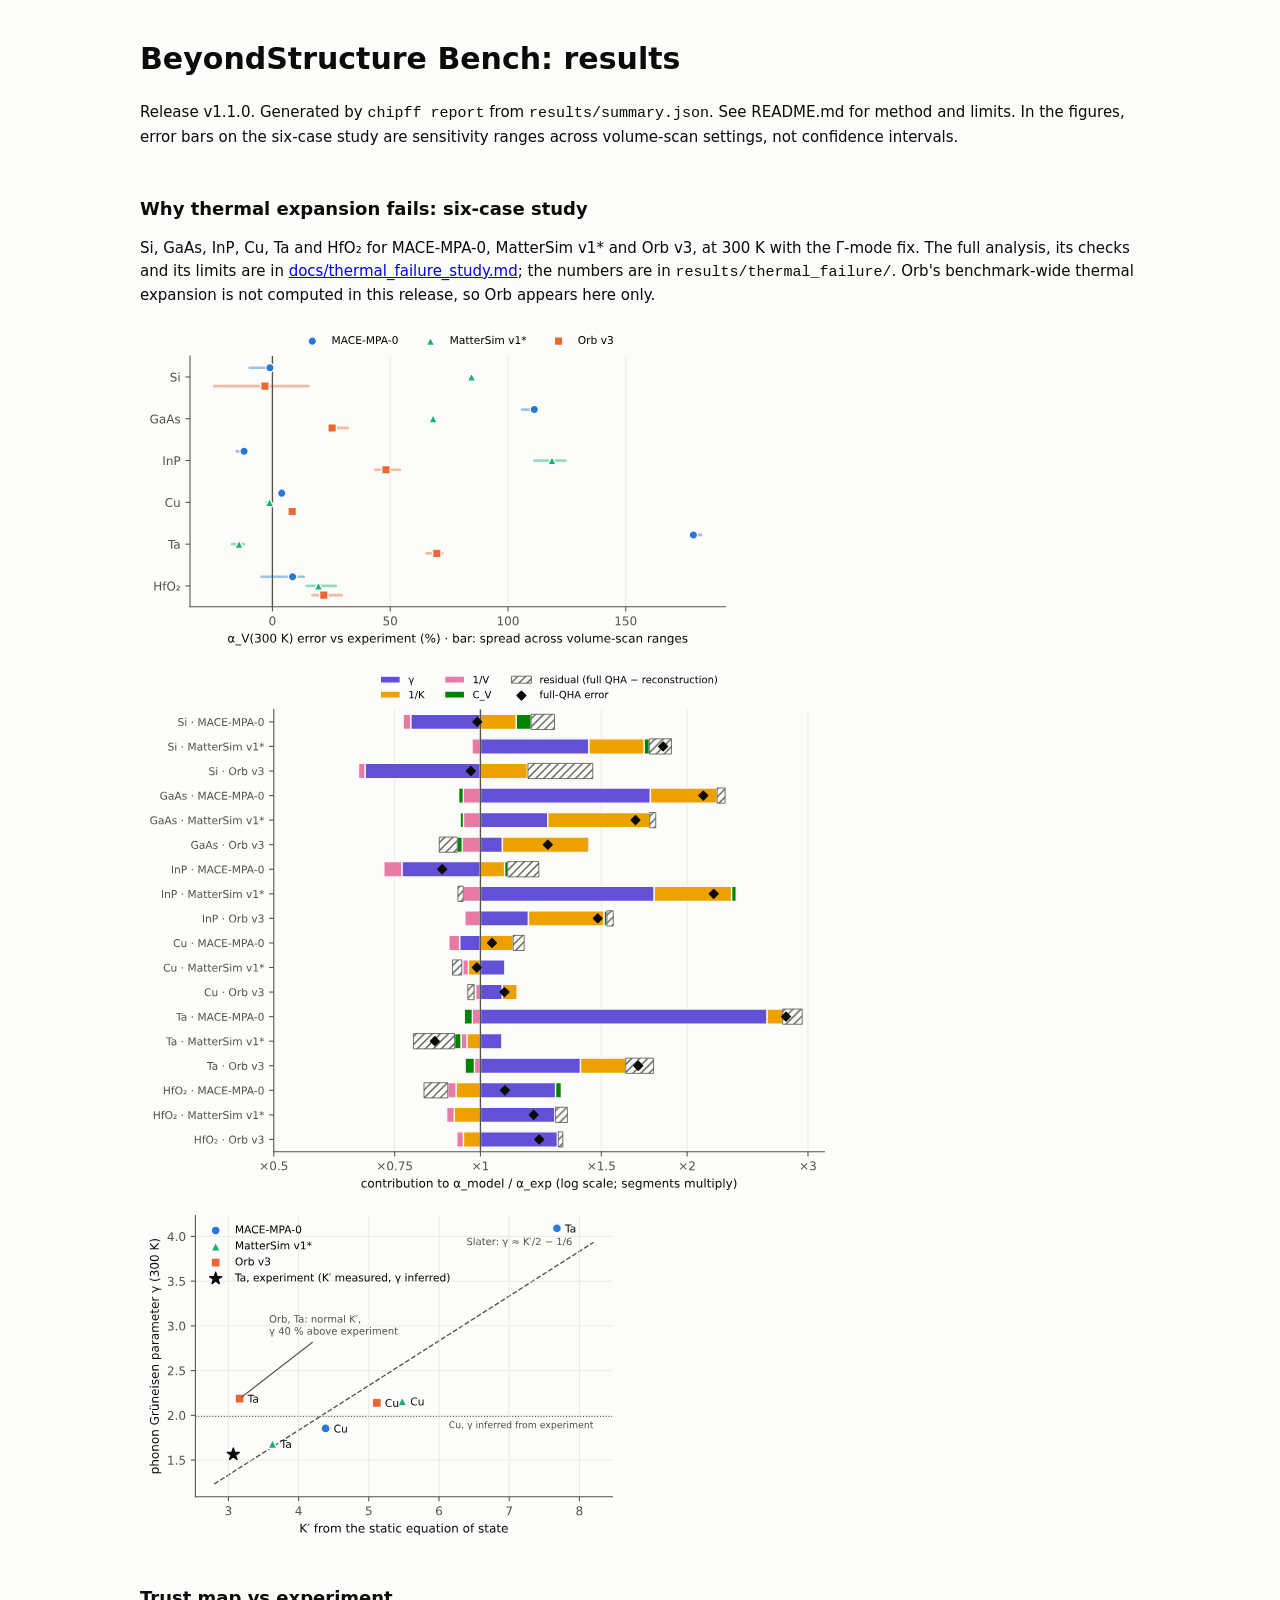
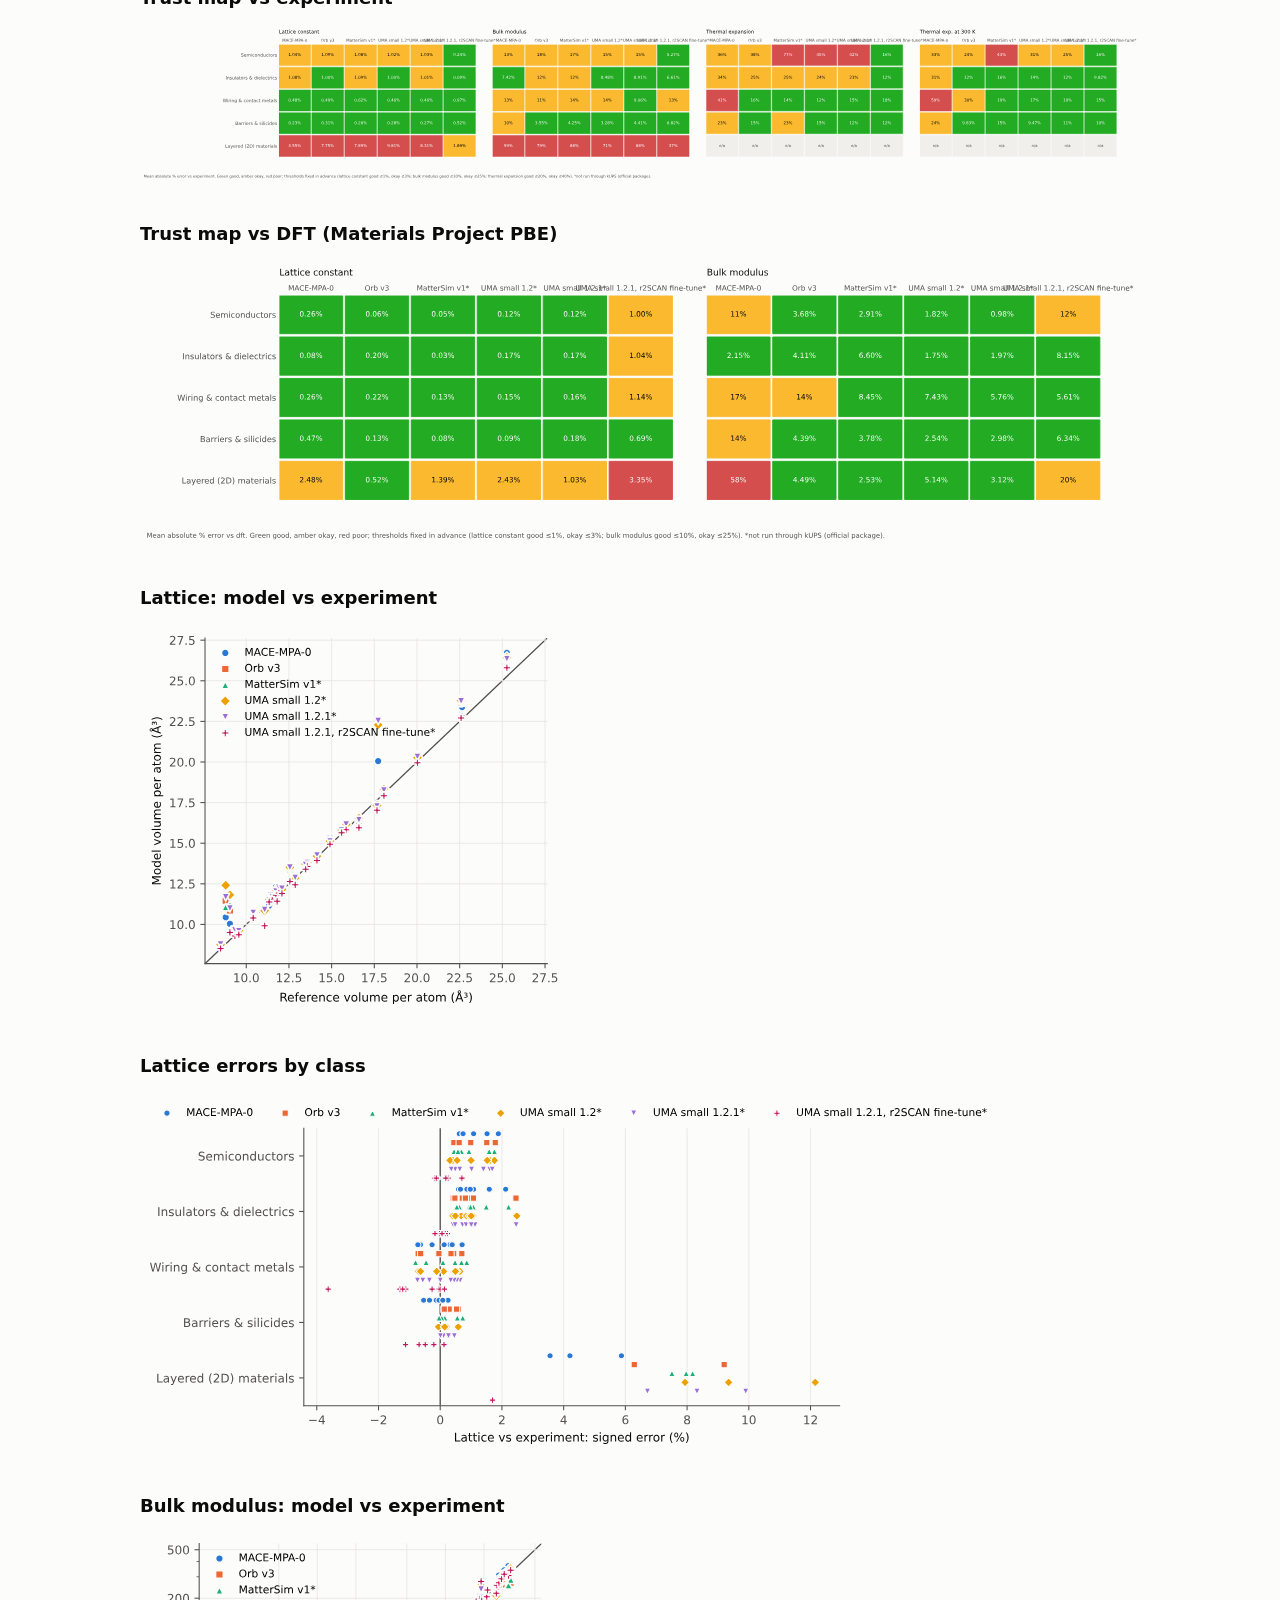
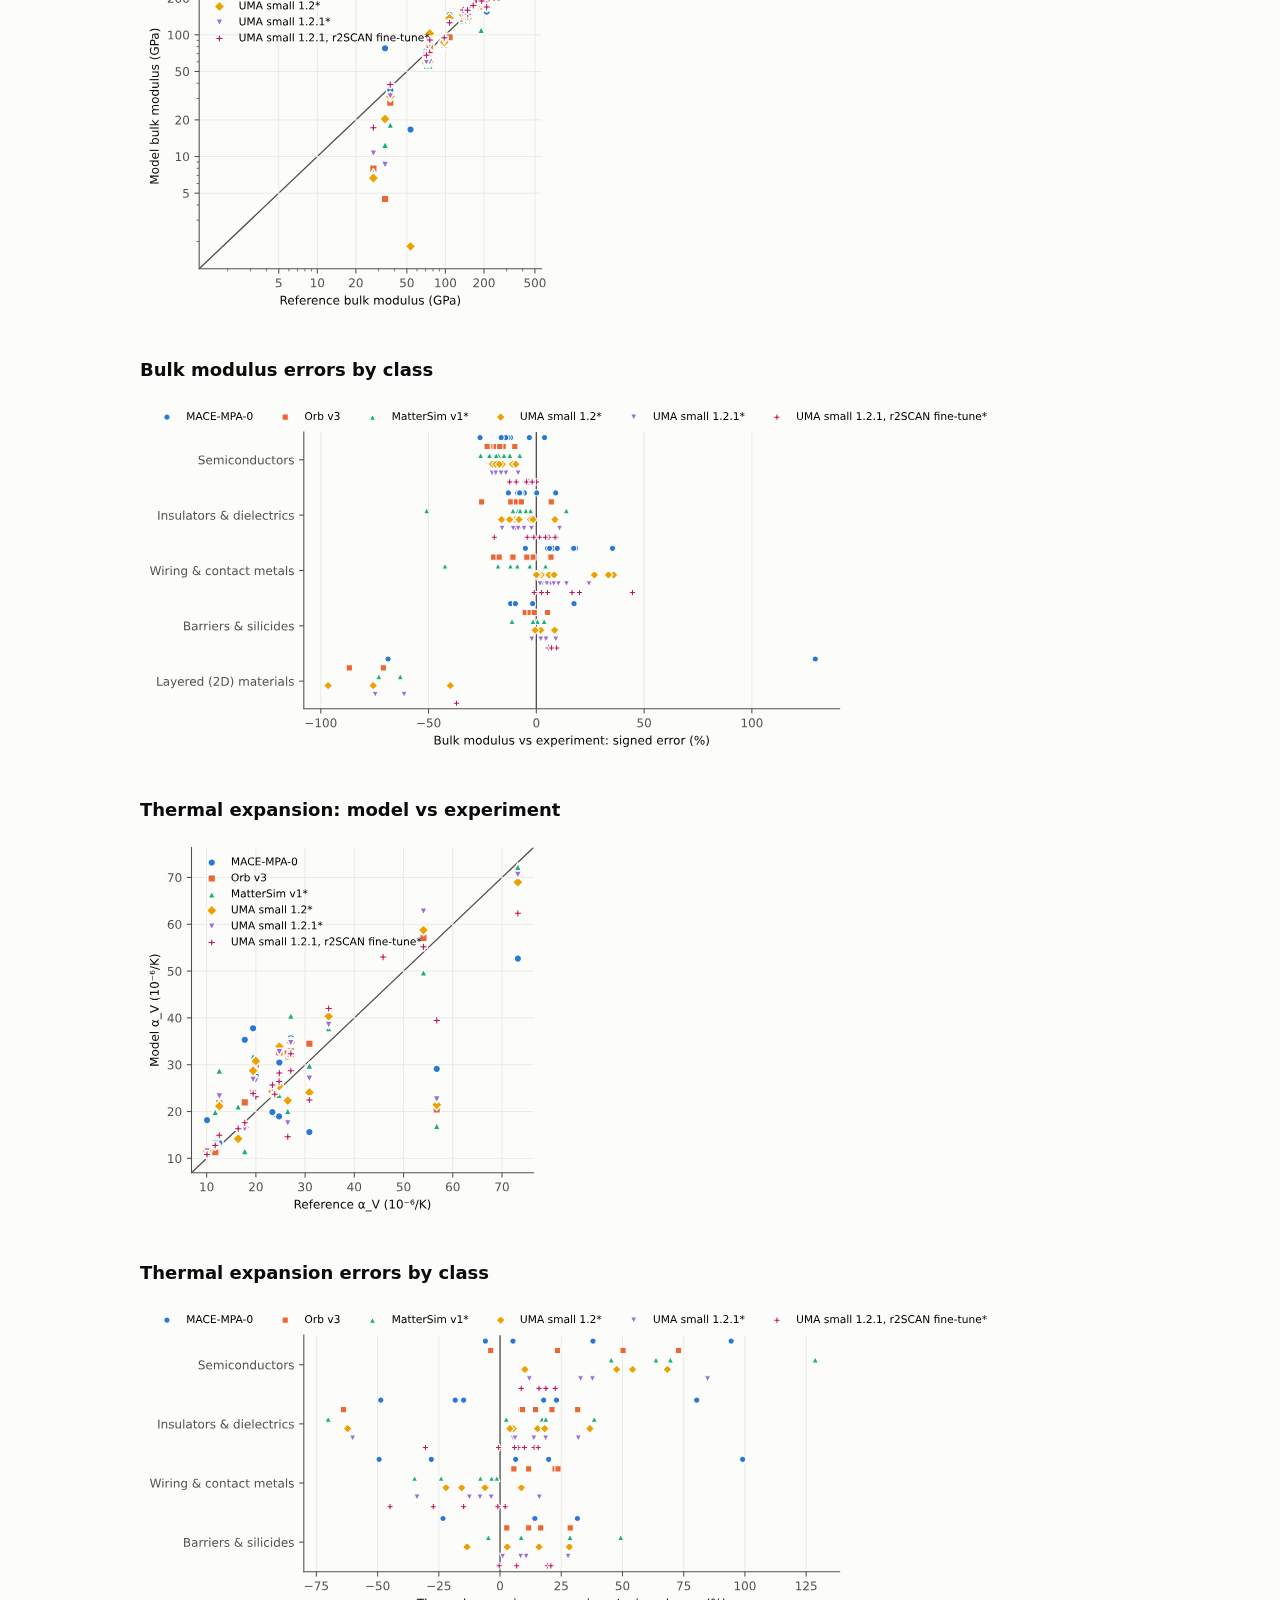
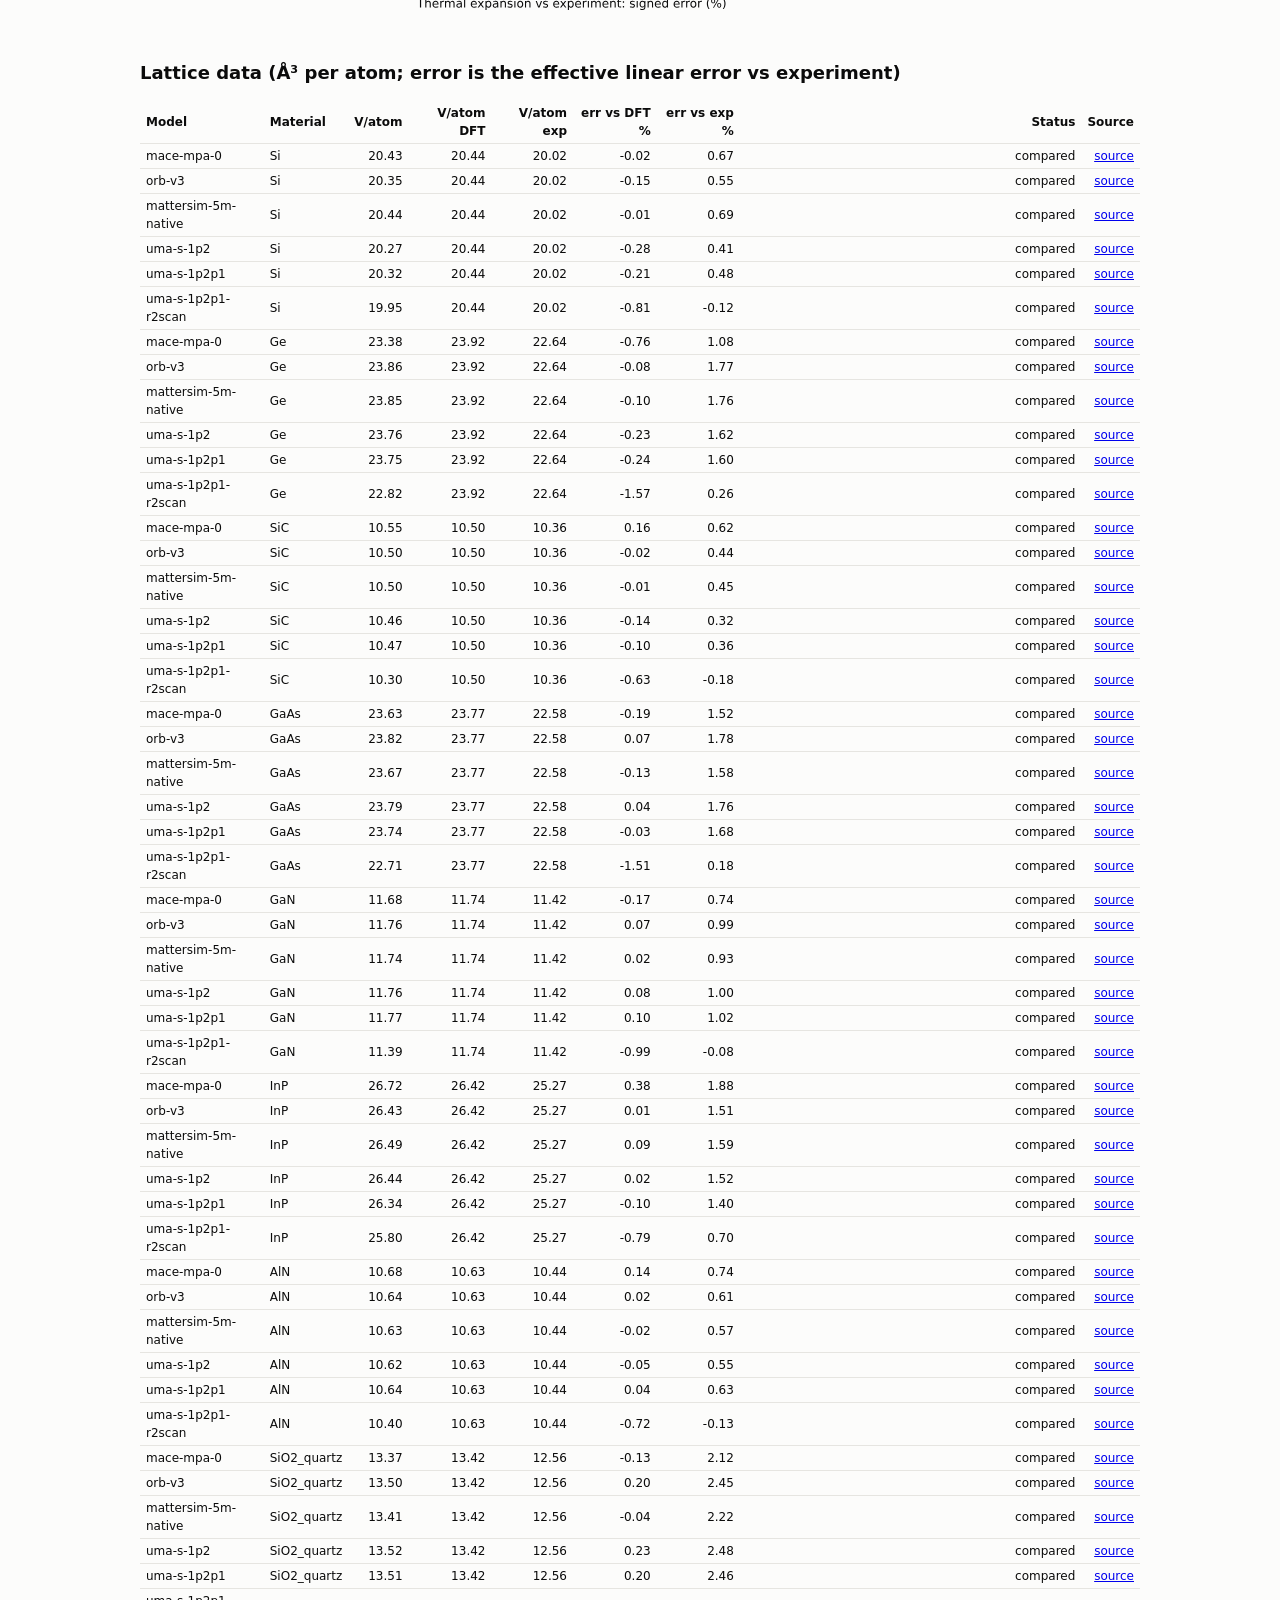
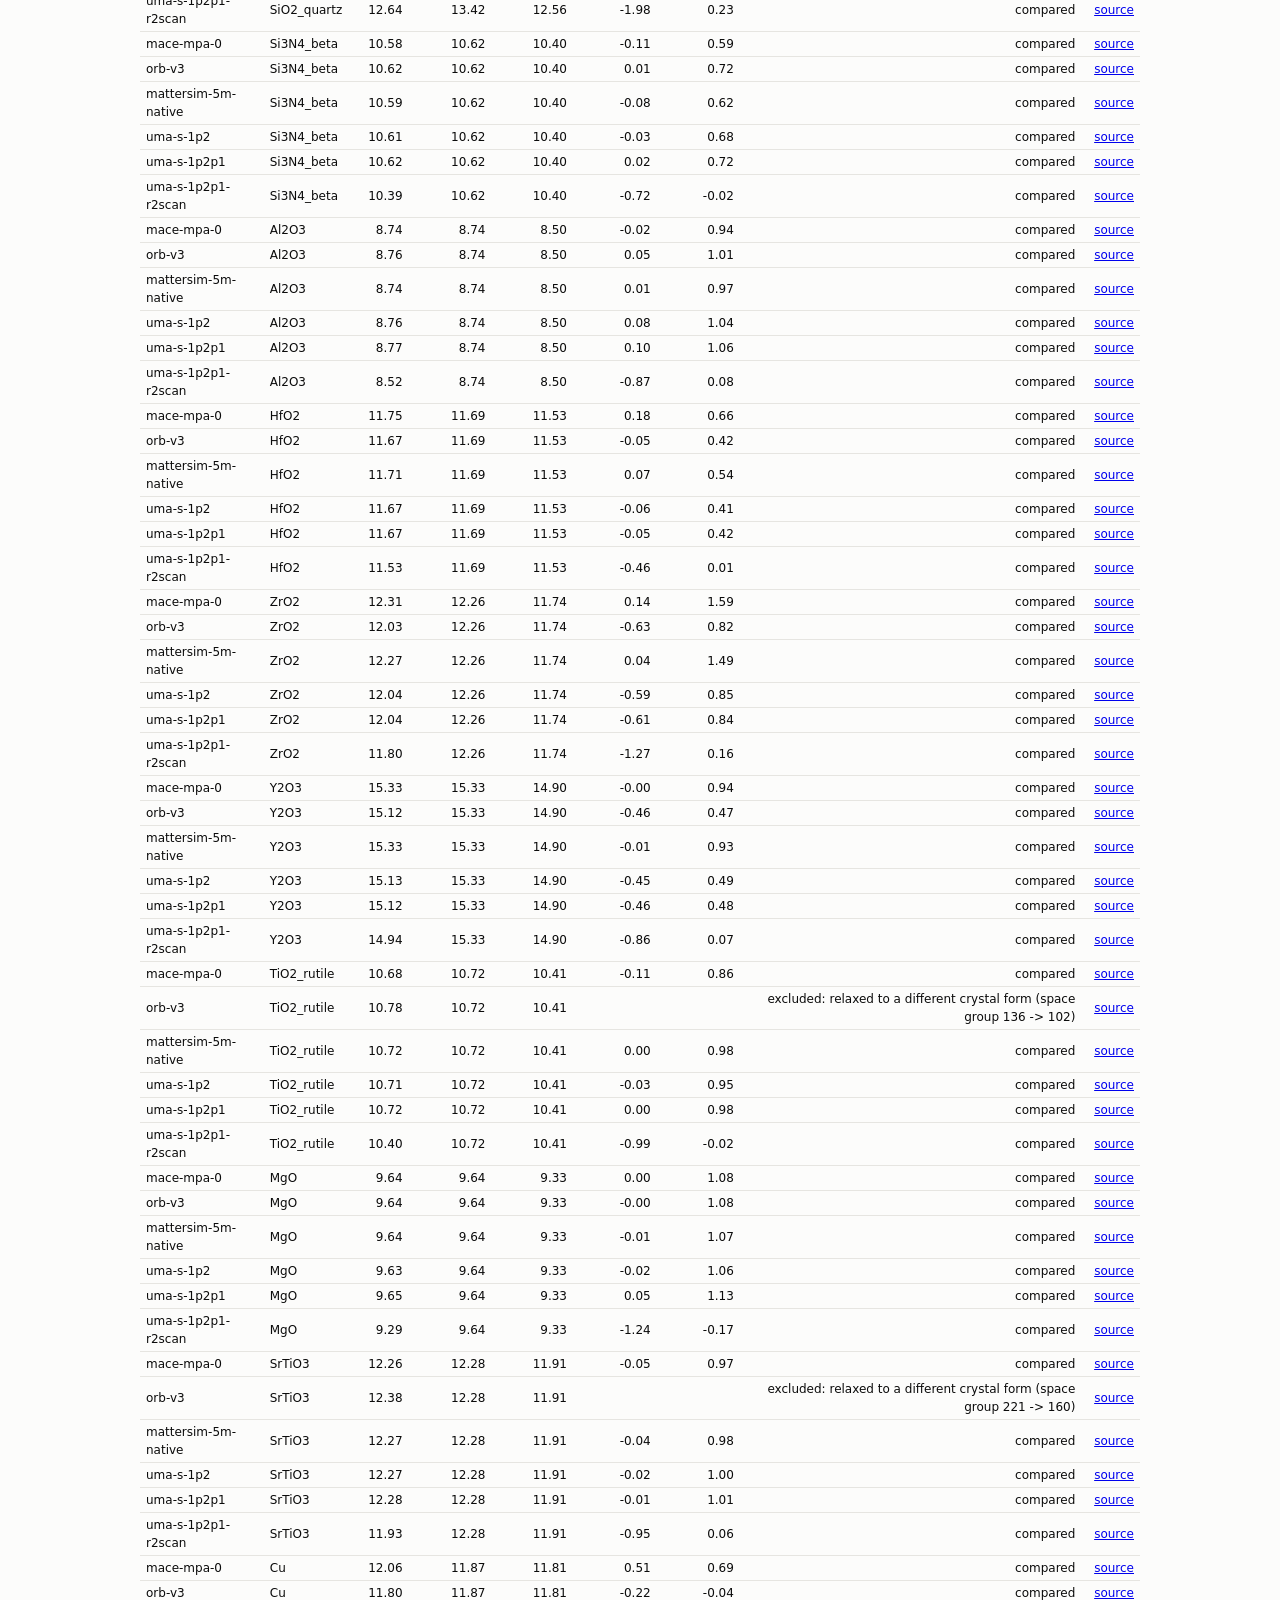
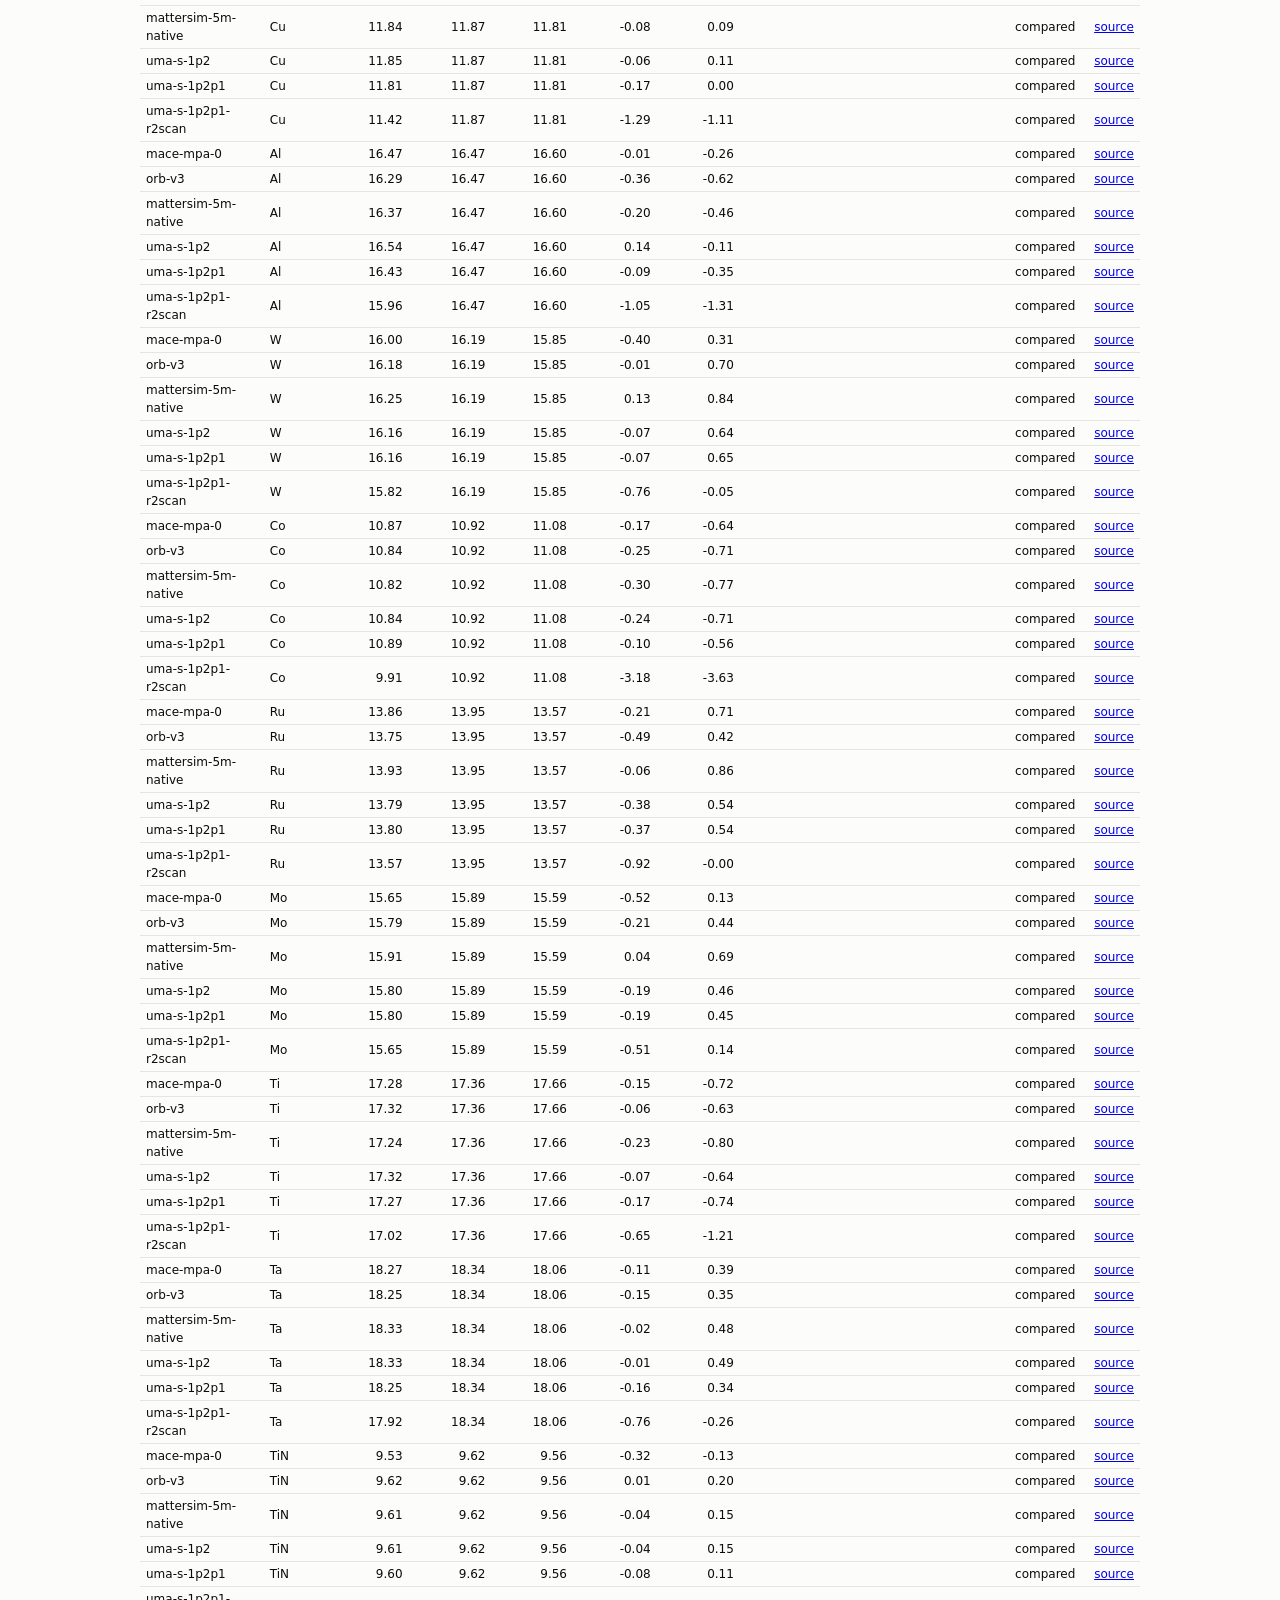
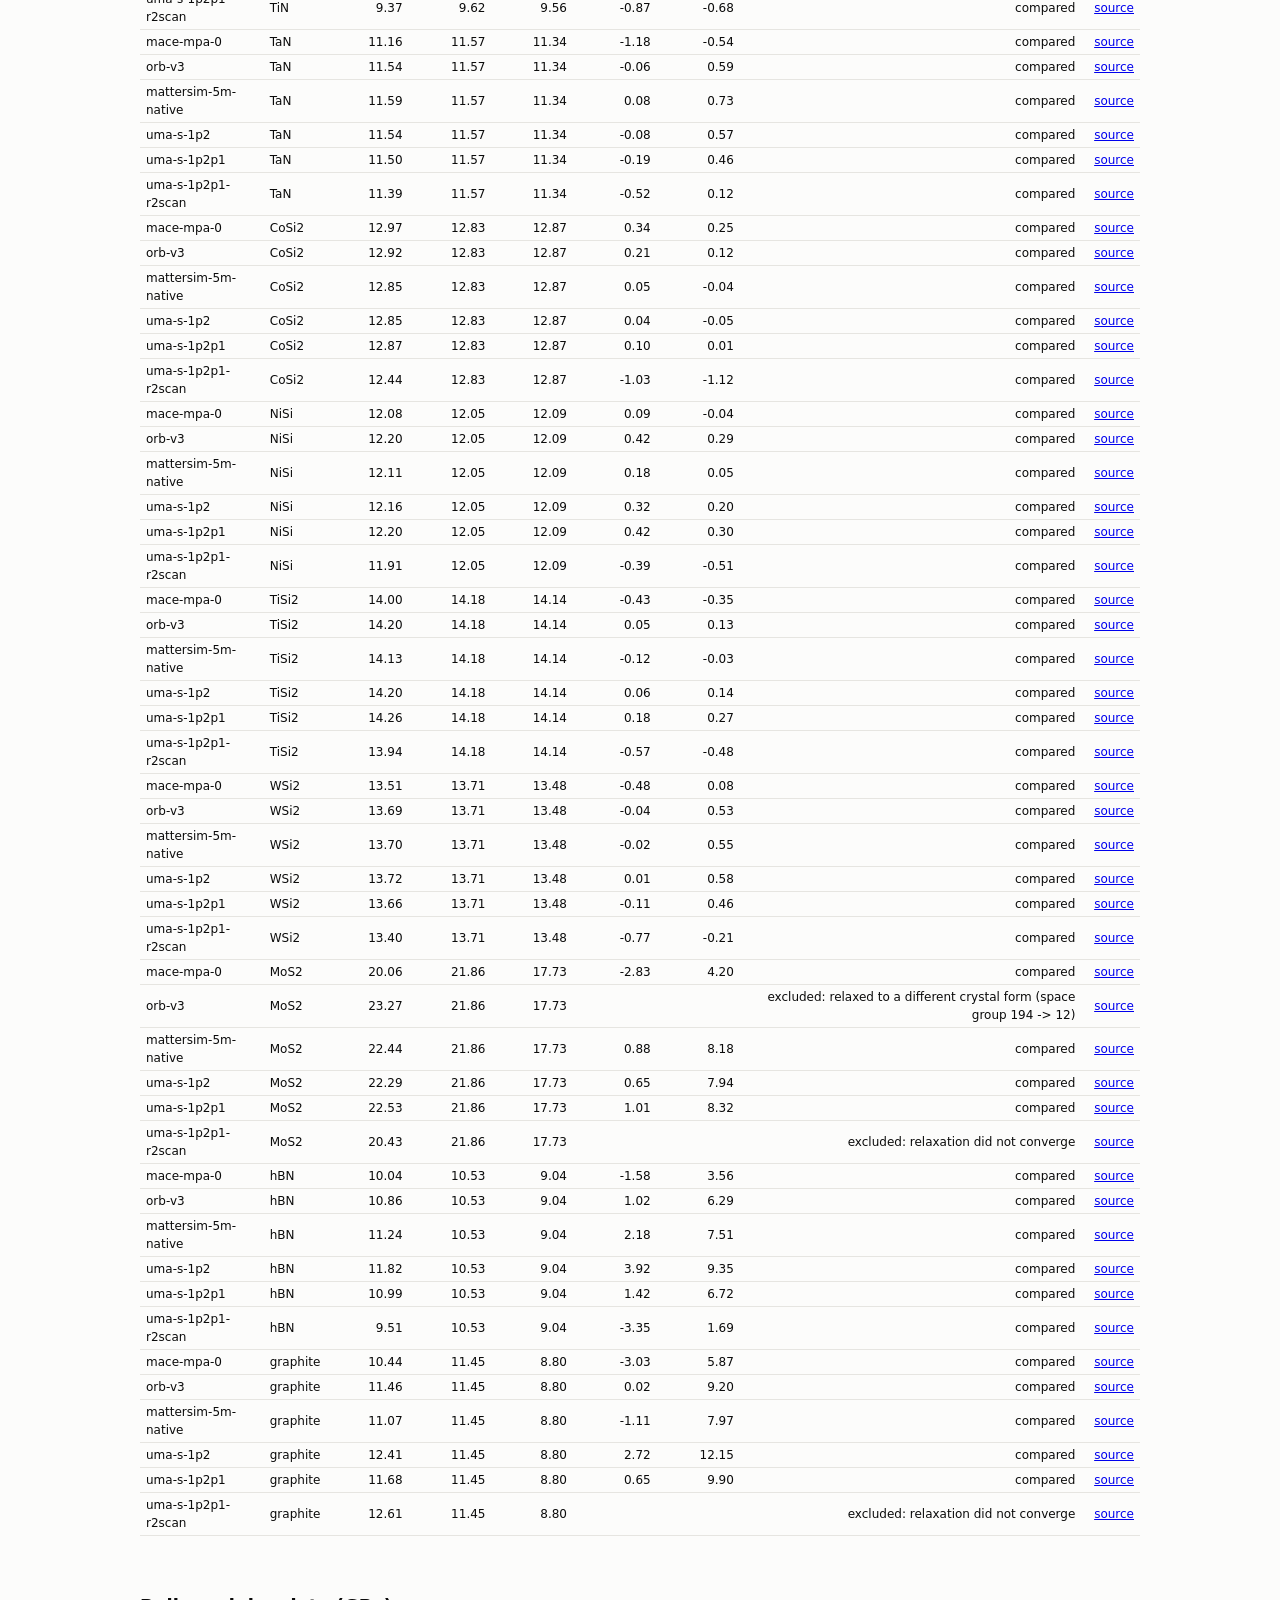
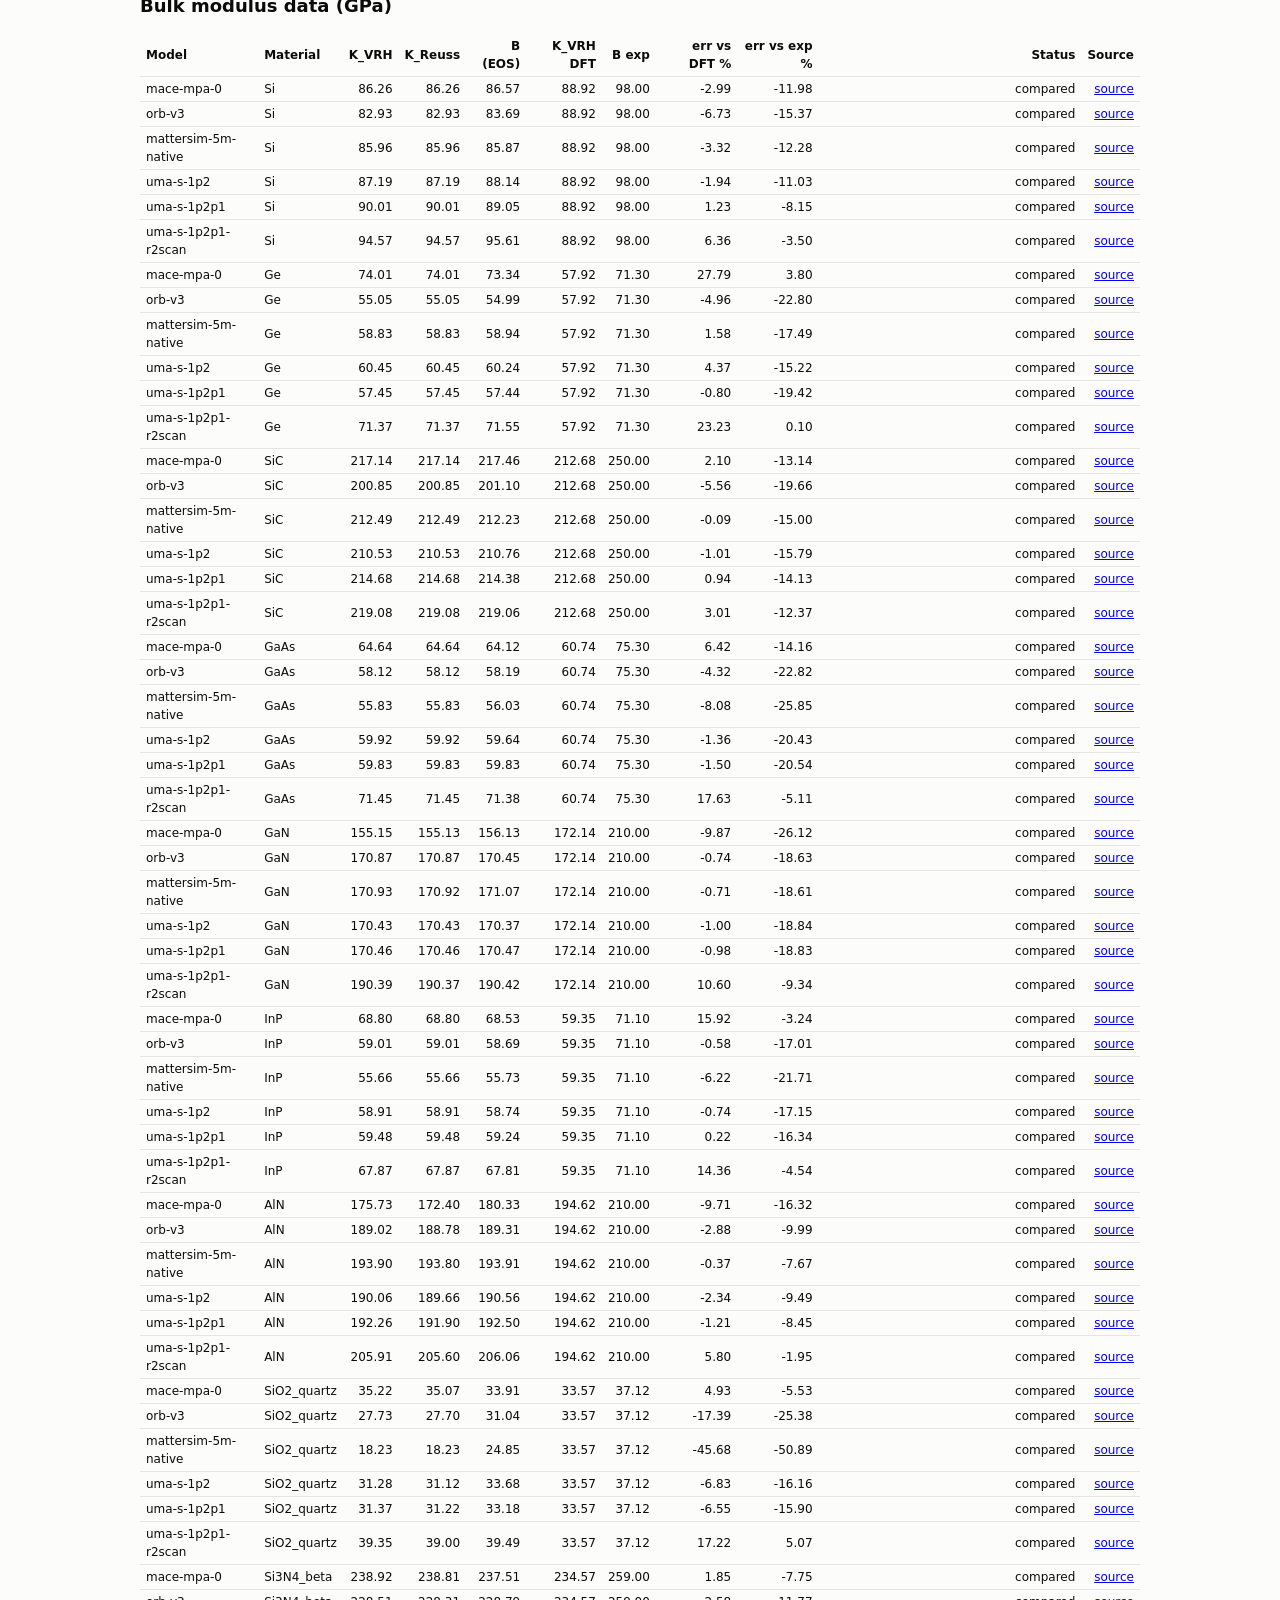
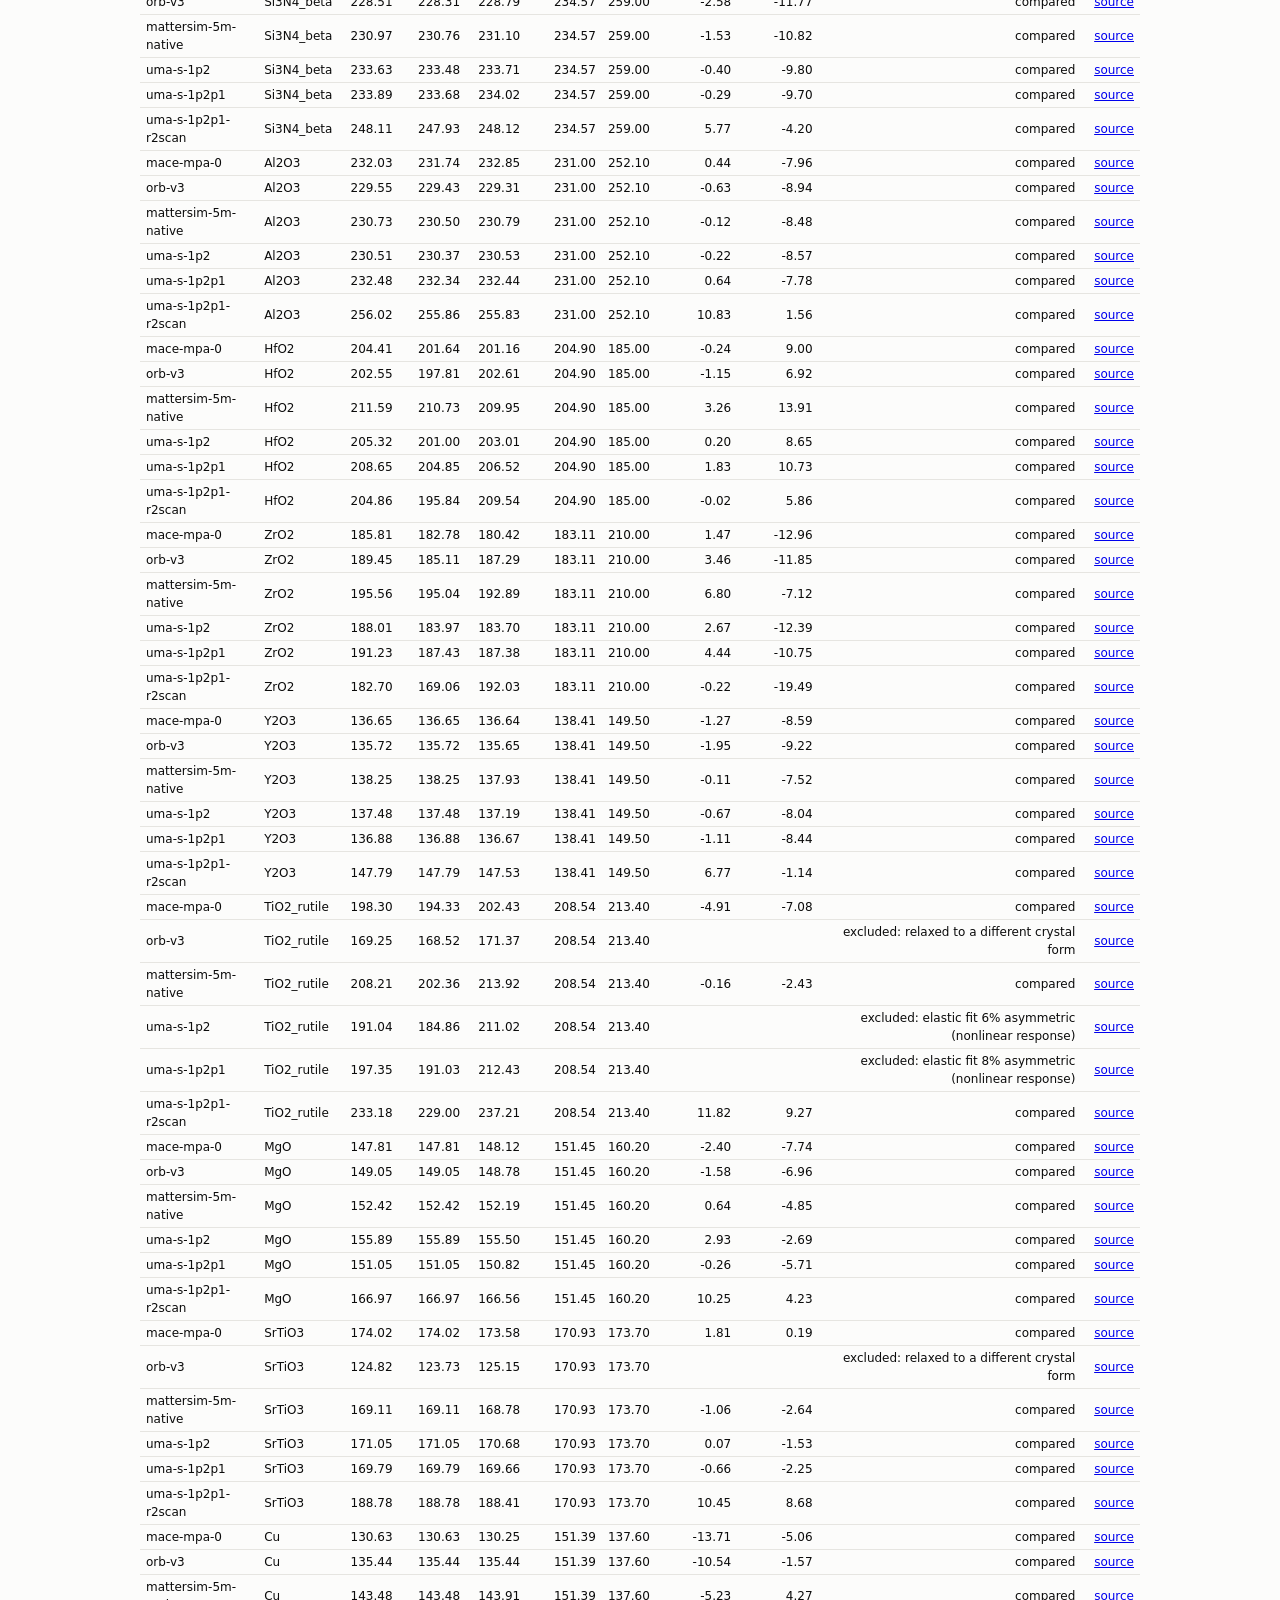
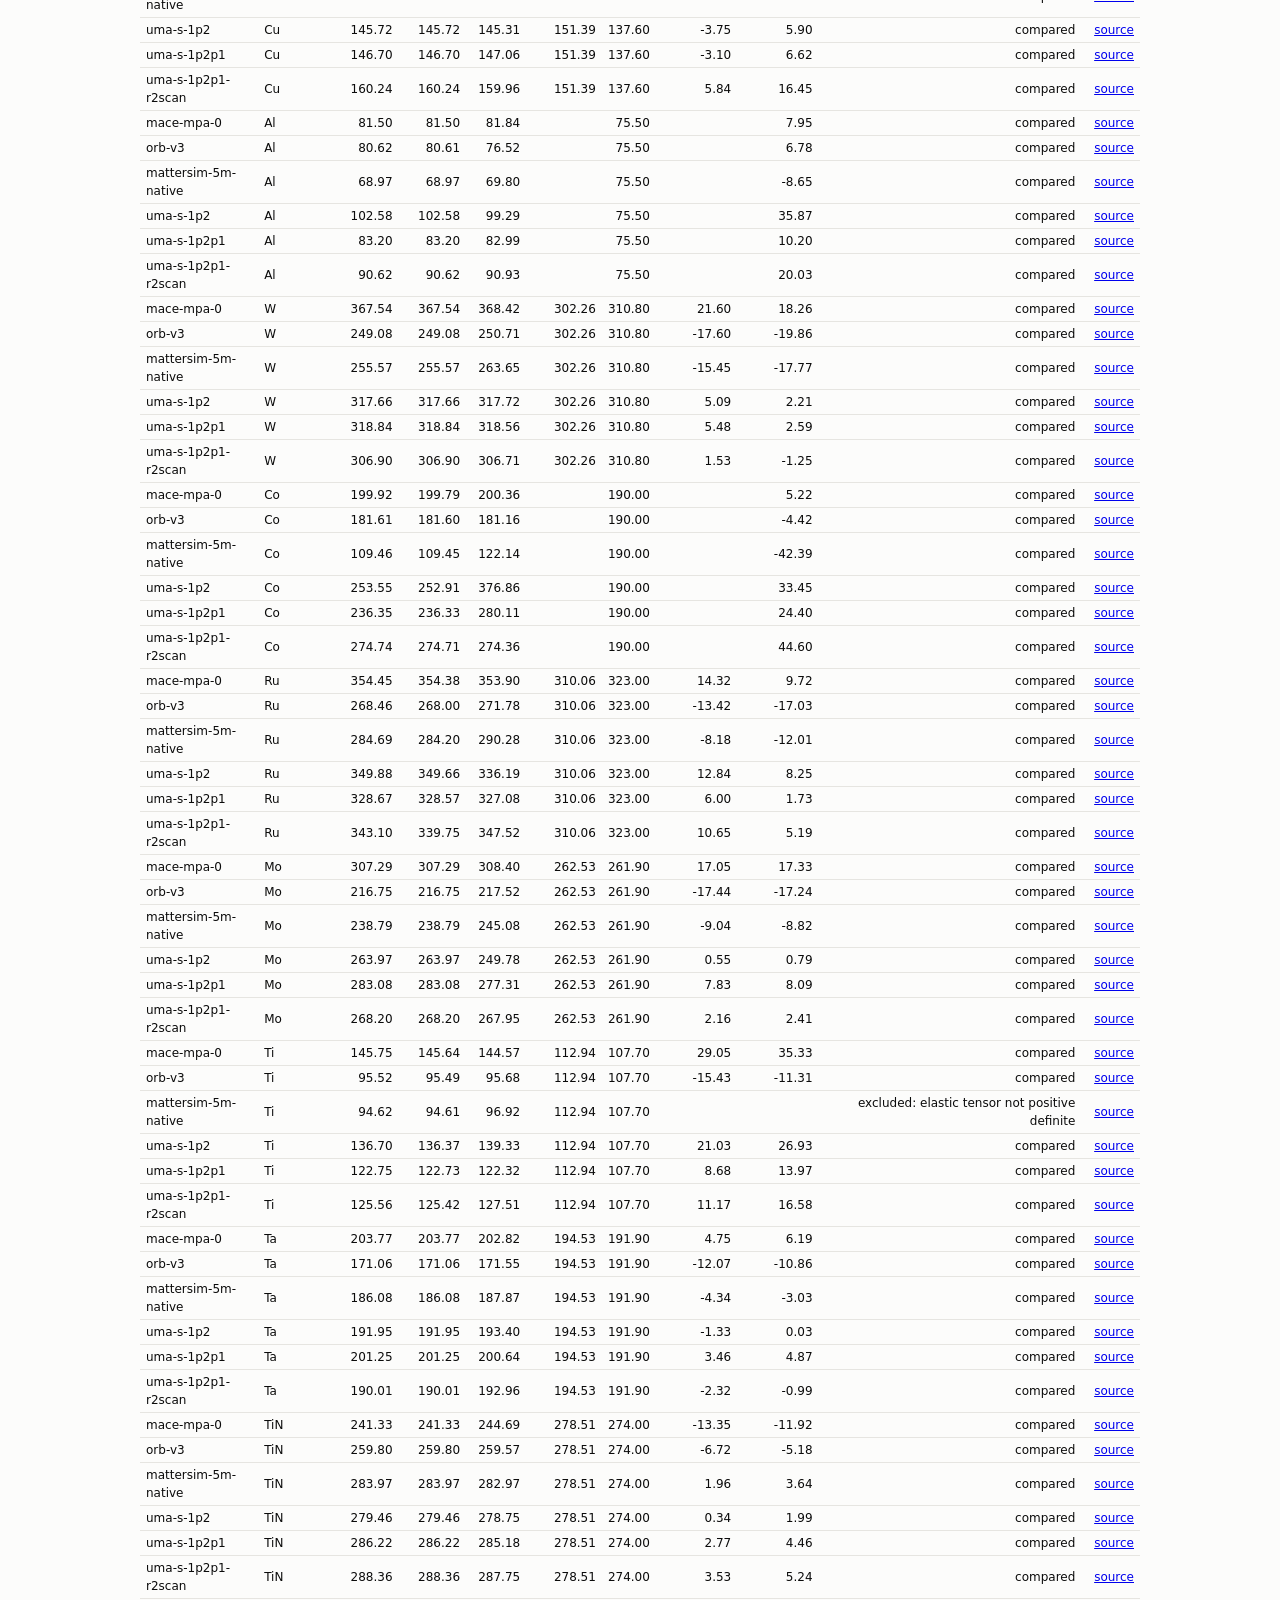
<file: report/index.html>
<!doctype html><html lang="en"><head><meta charset="utf-8"><meta name="viewport" content="width=device-width,initial-scale=1">
<title>BeyondStructure Bench results</title><style>
body{font:15px/1.5 system-ui,sans-serif;max-width:1000px;margin:0 auto;padding:16px;color:#0b0b0b;background:#fcfcfb}
img{max-width:100%;height:auto} table{border-collapse:collapse;font-size:12px;width:100%;margin:8px 0 24px}
td,th{border-bottom:1px solid #e6e5e1;padding:3px 6px;text-align:right} td:nth-child(-n+2),th:nth-child(-n+2){text-align:left}
h2{margin-top:32px;font-size:18px} .wrap{overflow-x:auto}</style></head><body>
<h1>BeyondStructure Bench: results</h1>
<p>Release v1.1.0. Generated by <code>chipff report</code> from <code>results/summary.json</code>. See README.md for
method and limits. In the figures, error bars on the six-case study are sensitivity ranges across volume-scan settings,
not confidence intervals.</p>
<div class='wrap'><h2>Why thermal expansion fails: six-case study</h2><p>Si, GaAs, InP, Cu, Ta and HfO₂ for MACE-MPA-0, MatterSim v1* and Orb v3, at 300 K with the Γ-mode fix. The full analysis, its checks and its limits are in <a href='../docs/thermal_failure_study.md'>docs/thermal_failure_study.md</a>; the numbers are in <code>results/thermal_failure/</code>. Orb's benchmark-wide thermal expansion is not computed in this release, so Orb appears here only.</p><img src='figures/study_errors.svg' alt='Thermal-expansion error by material and model'><img src='figures/study_ingredients.svg' alt='Ingredients of the thermal-expansion error'><img src='figures/study_kprime.svg' alt='Static K-prime against the phonon Grüneisen parameter'></div><div class='wrap'><h2>Trust map vs experiment</h2><img src='figures/trust_map_experiment.svg' alt='Trust map vs experiment'></div><div class='wrap'><h2>Trust map vs DFT (Materials Project PBE)</h2><img src='figures/trust_map_dft.svg' alt='Trust map vs DFT (Materials Project PBE)'></div><div class='wrap'><h2>Lattice: model vs experiment</h2><img src='figures/parity_lattice_exp.svg' alt='Lattice: model vs experiment'></div><div class='wrap'><h2>Lattice errors by class</h2><img src='figures/signed_lattice_exp.svg' alt='Lattice errors by class'></div><div class='wrap'><h2>Bulk modulus: model vs experiment</h2><img src='figures/parity_bulk_exp.svg' alt='Bulk modulus: model vs experiment'></div><div class='wrap'><h2>Bulk modulus errors by class</h2><img src='figures/signed_bulk_exp.svg' alt='Bulk modulus errors by class'></div><div class='wrap'><h2>Thermal expansion: model vs experiment</h2><img src='figures/parity_cte_exp.svg' alt='Thermal expansion: model vs experiment'></div><div class='wrap'><h2>Thermal expansion errors by class</h2><img src='figures/signed_cte_exp.svg' alt='Thermal expansion errors by class'></div><div class='wrap'><h2>Lattice data (Å³ per atom; error is the effective linear error vs experiment)</h2><table><thead><tr><th>Model</th><th>Material</th><th>V/atom</th><th>V/atom DFT</th><th>V/atom exp</th><th>err vs DFT %</th><th>err vs exp %</th><th>Status</th><th>Source</th></tr></thead><tbody><tr><td>mace-mpa-0</td><td>Si</td><td>20.43</td><td>20.44</td><td>20.02</td><td>-0.02</td><td>0.67</td><td>compared</td><td><a href='https://physics.nist.gov/cuu/pdf/xray_2018.pdf'>source</a></td></tr><tr><td>orb-v3</td><td>Si</td><td>20.35</td><td>20.44</td><td>20.02</td><td>-0.15</td><td>0.55</td><td>compared</td><td><a href='https://physics.nist.gov/cuu/pdf/xray_2018.pdf'>source</a></td></tr><tr><td>mattersim-5m-native</td><td>Si</td><td>20.44</td><td>20.44</td><td>20.02</td><td>-0.01</td><td>0.69</td><td>compared</td><td><a href='https://physics.nist.gov/cuu/pdf/xray_2018.pdf'>source</a></td></tr><tr><td>uma-s-1p2</td><td>Si</td><td>20.27</td><td>20.44</td><td>20.02</td><td>-0.28</td><td>0.41</td><td>compared</td><td><a href='https://physics.nist.gov/cuu/pdf/xray_2018.pdf'>source</a></td></tr><tr><td>uma-s-1p2p1</td><td>Si</td><td>20.32</td><td>20.44</td><td>20.02</td><td>-0.21</td><td>0.48</td><td>compared</td><td><a href='https://physics.nist.gov/cuu/pdf/xray_2018.pdf'>source</a></td></tr><tr><td>uma-s-1p2p1-r2scan</td><td>Si</td><td>19.95</td><td>20.44</td><td>20.02</td><td>-0.81</td><td>-0.12</td><td>compared</td><td><a href='https://physics.nist.gov/cuu/pdf/xray_2018.pdf'>source</a></td></tr><tr><td>mace-mpa-0</td><td>Ge</td><td>23.38</td><td>23.92</td><td>22.64</td><td>-0.76</td><td>1.08</td><td>compared</td><td><a href='http://www.ioffe.ru/SVA/NSM/Semicond/Ge/basic.html'>source</a></td></tr><tr><td>orb-v3</td><td>Ge</td><td>23.86</td><td>23.92</td><td>22.64</td><td>-0.08</td><td>1.77</td><td>compared</td><td><a href='http://www.ioffe.ru/SVA/NSM/Semicond/Ge/basic.html'>source</a></td></tr><tr><td>mattersim-5m-native</td><td>Ge</td><td>23.85</td><td>23.92</td><td>22.64</td><td>-0.10</td><td>1.76</td><td>compared</td><td><a href='http://www.ioffe.ru/SVA/NSM/Semicond/Ge/basic.html'>source</a></td></tr><tr><td>uma-s-1p2</td><td>Ge</td><td>23.76</td><td>23.92</td><td>22.64</td><td>-0.23</td><td>1.62</td><td>compared</td><td><a href='http://www.ioffe.ru/SVA/NSM/Semicond/Ge/basic.html'>source</a></td></tr><tr><td>uma-s-1p2p1</td><td>Ge</td><td>23.75</td><td>23.92</td><td>22.64</td><td>-0.24</td><td>1.60</td><td>compared</td><td><a href='http://www.ioffe.ru/SVA/NSM/Semicond/Ge/basic.html'>source</a></td></tr><tr><td>uma-s-1p2p1-r2scan</td><td>Ge</td><td>22.82</td><td>23.92</td><td>22.64</td><td>-1.57</td><td>0.26</td><td>compared</td><td><a href='http://www.ioffe.ru/SVA/NSM/Semicond/Ge/basic.html'>source</a></td></tr><tr><td>mace-mpa-0</td><td>SiC</td><td>10.55</td><td>10.50</td><td>10.36</td><td>0.16</td><td>0.62</td><td>compared</td><td><a href='http://www.ioffe.ru/SVA/NSM/Semicond/SiC/basic.html'>source</a></td></tr><tr><td>orb-v3</td><td>SiC</td><td>10.50</td><td>10.50</td><td>10.36</td><td>-0.02</td><td>0.44</td><td>compared</td><td><a href='http://www.ioffe.ru/SVA/NSM/Semicond/SiC/basic.html'>source</a></td></tr><tr><td>mattersim-5m-native</td><td>SiC</td><td>10.50</td><td>10.50</td><td>10.36</td><td>-0.01</td><td>0.45</td><td>compared</td><td><a href='http://www.ioffe.ru/SVA/NSM/Semicond/SiC/basic.html'>source</a></td></tr><tr><td>uma-s-1p2</td><td>SiC</td><td>10.46</td><td>10.50</td><td>10.36</td><td>-0.14</td><td>0.32</td><td>compared</td><td><a href='http://www.ioffe.ru/SVA/NSM/Semicond/SiC/basic.html'>source</a></td></tr><tr><td>uma-s-1p2p1</td><td>SiC</td><td>10.47</td><td>10.50</td><td>10.36</td><td>-0.10</td><td>0.36</td><td>compared</td><td><a href='http://www.ioffe.ru/SVA/NSM/Semicond/SiC/basic.html'>source</a></td></tr><tr><td>uma-s-1p2p1-r2scan</td><td>SiC</td><td>10.30</td><td>10.50</td><td>10.36</td><td>-0.63</td><td>-0.18</td><td>compared</td><td><a href='http://www.ioffe.ru/SVA/NSM/Semicond/SiC/basic.html'>source</a></td></tr><tr><td>mace-mpa-0</td><td>GaAs</td><td>23.63</td><td>23.77</td><td>22.58</td><td>-0.19</td><td>1.52</td><td>compared</td><td><a href='http://www.ioffe.ru/SVA/NSM/Semicond/GaAs/basic.html'>source</a></td></tr><tr><td>orb-v3</td><td>GaAs</td><td>23.82</td><td>23.77</td><td>22.58</td><td>0.07</td><td>1.78</td><td>compared</td><td><a href='http://www.ioffe.ru/SVA/NSM/Semicond/GaAs/basic.html'>source</a></td></tr><tr><td>mattersim-5m-native</td><td>GaAs</td><td>23.67</td><td>23.77</td><td>22.58</td><td>-0.13</td><td>1.58</td><td>compared</td><td><a href='http://www.ioffe.ru/SVA/NSM/Semicond/GaAs/basic.html'>source</a></td></tr><tr><td>uma-s-1p2</td><td>GaAs</td><td>23.79</td><td>23.77</td><td>22.58</td><td>0.04</td><td>1.76</td><td>compared</td><td><a href='http://www.ioffe.ru/SVA/NSM/Semicond/GaAs/basic.html'>source</a></td></tr><tr><td>uma-s-1p2p1</td><td>GaAs</td><td>23.74</td><td>23.77</td><td>22.58</td><td>-0.03</td><td>1.68</td><td>compared</td><td><a href='http://www.ioffe.ru/SVA/NSM/Semicond/GaAs/basic.html'>source</a></td></tr><tr><td>uma-s-1p2p1-r2scan</td><td>GaAs</td><td>22.71</td><td>23.77</td><td>22.58</td><td>-1.51</td><td>0.18</td><td>compared</td><td><a href='http://www.ioffe.ru/SVA/NSM/Semicond/GaAs/basic.html'>source</a></td></tr><tr><td>mace-mpa-0</td><td>GaN</td><td>11.68</td><td>11.74</td><td>11.42</td><td>-0.17</td><td>0.74</td><td>compared</td><td><a href='http://www.ioffe.ru/SVA/NSM/Semicond/GaN/basic.html'>source</a></td></tr><tr><td>orb-v3</td><td>GaN</td><td>11.76</td><td>11.74</td><td>11.42</td><td>0.07</td><td>0.99</td><td>compared</td><td><a href='http://www.ioffe.ru/SVA/NSM/Semicond/GaN/basic.html'>source</a></td></tr><tr><td>mattersim-5m-native</td><td>GaN</td><td>11.74</td><td>11.74</td><td>11.42</td><td>0.02</td><td>0.93</td><td>compared</td><td><a href='http://www.ioffe.ru/SVA/NSM/Semicond/GaN/basic.html'>source</a></td></tr><tr><td>uma-s-1p2</td><td>GaN</td><td>11.76</td><td>11.74</td><td>11.42</td><td>0.08</td><td>1.00</td><td>compared</td><td><a href='http://www.ioffe.ru/SVA/NSM/Semicond/GaN/basic.html'>source</a></td></tr><tr><td>uma-s-1p2p1</td><td>GaN</td><td>11.77</td><td>11.74</td><td>11.42</td><td>0.10</td><td>1.02</td><td>compared</td><td><a href='http://www.ioffe.ru/SVA/NSM/Semicond/GaN/basic.html'>source</a></td></tr><tr><td>uma-s-1p2p1-r2scan</td><td>GaN</td><td>11.39</td><td>11.74</td><td>11.42</td><td>-0.99</td><td>-0.08</td><td>compared</td><td><a href='http://www.ioffe.ru/SVA/NSM/Semicond/GaN/basic.html'>source</a></td></tr><tr><td>mace-mpa-0</td><td>InP</td><td>26.72</td><td>26.42</td><td>25.27</td><td>0.38</td><td>1.88</td><td>compared</td><td><a href='http://www.ioffe.ru/SVA/NSM/Semicond/InP/basic.html'>source</a></td></tr><tr><td>orb-v3</td><td>InP</td><td>26.43</td><td>26.42</td><td>25.27</td><td>0.01</td><td>1.51</td><td>compared</td><td><a href='http://www.ioffe.ru/SVA/NSM/Semicond/InP/basic.html'>source</a></td></tr><tr><td>mattersim-5m-native</td><td>InP</td><td>26.49</td><td>26.42</td><td>25.27</td><td>0.09</td><td>1.59</td><td>compared</td><td><a href='http://www.ioffe.ru/SVA/NSM/Semicond/InP/basic.html'>source</a></td></tr><tr><td>uma-s-1p2</td><td>InP</td><td>26.44</td><td>26.42</td><td>25.27</td><td>0.02</td><td>1.52</td><td>compared</td><td><a href='http://www.ioffe.ru/SVA/NSM/Semicond/InP/basic.html'>source</a></td></tr><tr><td>uma-s-1p2p1</td><td>InP</td><td>26.34</td><td>26.42</td><td>25.27</td><td>-0.10</td><td>1.40</td><td>compared</td><td><a href='http://www.ioffe.ru/SVA/NSM/Semicond/InP/basic.html'>source</a></td></tr><tr><td>uma-s-1p2p1-r2scan</td><td>InP</td><td>25.80</td><td>26.42</td><td>25.27</td><td>-0.79</td><td>0.70</td><td>compared</td><td><a href='http://www.ioffe.ru/SVA/NSM/Semicond/InP/basic.html'>source</a></td></tr><tr><td>mace-mpa-0</td><td>AlN</td><td>10.68</td><td>10.63</td><td>10.44</td><td>0.14</td><td>0.74</td><td>compared</td><td><a href='https://przyrbwn.icm.edu.pl/APP/PDF/114/a114z529.pdf'>source</a></td></tr><tr><td>orb-v3</td><td>AlN</td><td>10.64</td><td>10.63</td><td>10.44</td><td>0.02</td><td>0.61</td><td>compared</td><td><a href='https://przyrbwn.icm.edu.pl/APP/PDF/114/a114z529.pdf'>source</a></td></tr><tr><td>mattersim-5m-native</td><td>AlN</td><td>10.63</td><td>10.63</td><td>10.44</td><td>-0.02</td><td>0.57</td><td>compared</td><td><a href='https://przyrbwn.icm.edu.pl/APP/PDF/114/a114z529.pdf'>source</a></td></tr><tr><td>uma-s-1p2</td><td>AlN</td><td>10.62</td><td>10.63</td><td>10.44</td><td>-0.05</td><td>0.55</td><td>compared</td><td><a href='https://przyrbwn.icm.edu.pl/APP/PDF/114/a114z529.pdf'>source</a></td></tr><tr><td>uma-s-1p2p1</td><td>AlN</td><td>10.64</td><td>10.63</td><td>10.44</td><td>0.04</td><td>0.63</td><td>compared</td><td><a href='https://przyrbwn.icm.edu.pl/APP/PDF/114/a114z529.pdf'>source</a></td></tr><tr><td>uma-s-1p2p1-r2scan</td><td>AlN</td><td>10.40</td><td>10.63</td><td>10.44</td><td>-0.72</td><td>-0.13</td><td>compared</td><td><a href='https://przyrbwn.icm.edu.pl/APP/PDF/114/a114z529.pdf'>source</a></td></tr><tr><td>mace-mpa-0</td><td>SiO2_quartz</td><td>13.37</td><td>13.42</td><td>12.56</td><td>-0.13</td><td>2.12</td><td>compared</td><td><a href='https://pmc.ncbi.nlm.nih.gov/articles/PMC9348876/ (full text via Europe PMC); also https://arxiv.org/abs/1612.07049'>source</a></td></tr><tr><td>orb-v3</td><td>SiO2_quartz</td><td>13.50</td><td>13.42</td><td>12.56</td><td>0.20</td><td>2.45</td><td>compared</td><td><a href='https://pmc.ncbi.nlm.nih.gov/articles/PMC9348876/ (full text via Europe PMC); also https://arxiv.org/abs/1612.07049'>source</a></td></tr><tr><td>mattersim-5m-native</td><td>SiO2_quartz</td><td>13.41</td><td>13.42</td><td>12.56</td><td>-0.04</td><td>2.22</td><td>compared</td><td><a href='https://pmc.ncbi.nlm.nih.gov/articles/PMC9348876/ (full text via Europe PMC); also https://arxiv.org/abs/1612.07049'>source</a></td></tr><tr><td>uma-s-1p2</td><td>SiO2_quartz</td><td>13.52</td><td>13.42</td><td>12.56</td><td>0.23</td><td>2.48</td><td>compared</td><td><a href='https://pmc.ncbi.nlm.nih.gov/articles/PMC9348876/ (full text via Europe PMC); also https://arxiv.org/abs/1612.07049'>source</a></td></tr><tr><td>uma-s-1p2p1</td><td>SiO2_quartz</td><td>13.51</td><td>13.42</td><td>12.56</td><td>0.20</td><td>2.46</td><td>compared</td><td><a href='https://pmc.ncbi.nlm.nih.gov/articles/PMC9348876/ (full text via Europe PMC); also https://arxiv.org/abs/1612.07049'>source</a></td></tr><tr><td>uma-s-1p2p1-r2scan</td><td>SiO2_quartz</td><td>12.64</td><td>13.42</td><td>12.56</td><td>-1.98</td><td>0.23</td><td>compared</td><td><a href='https://pmc.ncbi.nlm.nih.gov/articles/PMC9348876/ (full text via Europe PMC); also https://arxiv.org/abs/1612.07049'>source</a></td></tr><tr><td>mace-mpa-0</td><td>Si3N4_beta</td><td>10.58</td><td>10.62</td><td>10.40</td><td>-0.11</td><td>0.59</td><td>compared</td><td><a href='https://www.crystallography.net/cod/2102550.cif'>source</a></td></tr><tr><td>orb-v3</td><td>Si3N4_beta</td><td>10.62</td><td>10.62</td><td>10.40</td><td>0.01</td><td>0.72</td><td>compared</td><td><a href='https://www.crystallography.net/cod/2102550.cif'>source</a></td></tr><tr><td>mattersim-5m-native</td><td>Si3N4_beta</td><td>10.59</td><td>10.62</td><td>10.40</td><td>-0.08</td><td>0.62</td><td>compared</td><td><a href='https://www.crystallography.net/cod/2102550.cif'>source</a></td></tr><tr><td>uma-s-1p2</td><td>Si3N4_beta</td><td>10.61</td><td>10.62</td><td>10.40</td><td>-0.03</td><td>0.68</td><td>compared</td><td><a href='https://www.crystallography.net/cod/2102550.cif'>source</a></td></tr><tr><td>uma-s-1p2p1</td><td>Si3N4_beta</td><td>10.62</td><td>10.62</td><td>10.40</td><td>0.02</td><td>0.72</td><td>compared</td><td><a href='https://www.crystallography.net/cod/2102550.cif'>source</a></td></tr><tr><td>uma-s-1p2p1-r2scan</td><td>Si3N4_beta</td><td>10.39</td><td>10.62</td><td>10.40</td><td>-0.72</td><td>-0.02</td><td>compared</td><td><a href='https://www.crystallography.net/cod/2102550.cif'>source</a></td></tr><tr><td>mace-mpa-0</td><td>Al2O3</td><td>8.74</td><td>8.74</td><td>8.50</td><td>-0.02</td><td>0.94</td><td>compared</td><td><a href='https://tsapps.nist.gov/srmext/certificates/676a.pdf'>source</a></td></tr><tr><td>orb-v3</td><td>Al2O3</td><td>8.76</td><td>8.74</td><td>8.50</td><td>0.05</td><td>1.01</td><td>compared</td><td><a href='https://tsapps.nist.gov/srmext/certificates/676a.pdf'>source</a></td></tr><tr><td>mattersim-5m-native</td><td>Al2O3</td><td>8.74</td><td>8.74</td><td>8.50</td><td>0.01</td><td>0.97</td><td>compared</td><td><a href='https://tsapps.nist.gov/srmext/certificates/676a.pdf'>source</a></td></tr><tr><td>uma-s-1p2</td><td>Al2O3</td><td>8.76</td><td>8.74</td><td>8.50</td><td>0.08</td><td>1.04</td><td>compared</td><td><a href='https://tsapps.nist.gov/srmext/certificates/676a.pdf'>source</a></td></tr><tr><td>uma-s-1p2p1</td><td>Al2O3</td><td>8.77</td><td>8.74</td><td>8.50</td><td>0.10</td><td>1.06</td><td>compared</td><td><a href='https://tsapps.nist.gov/srmext/certificates/676a.pdf'>source</a></td></tr><tr><td>uma-s-1p2p1-r2scan</td><td>Al2O3</td><td>8.52</td><td>8.74</td><td>8.50</td><td>-0.87</td><td>0.08</td><td>compared</td><td><a href='https://tsapps.nist.gov/srmext/certificates/676a.pdf'>source</a></td></tr><tr><td>mace-mpa-0</td><td>HfO2</td><td>11.75</td><td>11.69</td><td>11.53</td><td>0.18</td><td>0.66</td><td>compared</td><td><a href='https://www.crystallography.net/cod/9013470.cif'>source</a></td></tr><tr><td>orb-v3</td><td>HfO2</td><td>11.67</td><td>11.69</td><td>11.53</td><td>-0.05</td><td>0.42</td><td>compared</td><td><a href='https://www.crystallography.net/cod/9013470.cif'>source</a></td></tr><tr><td>mattersim-5m-native</td><td>HfO2</td><td>11.71</td><td>11.69</td><td>11.53</td><td>0.07</td><td>0.54</td><td>compared</td><td><a href='https://www.crystallography.net/cod/9013470.cif'>source</a></td></tr><tr><td>uma-s-1p2</td><td>HfO2</td><td>11.67</td><td>11.69</td><td>11.53</td><td>-0.06</td><td>0.41</td><td>compared</td><td><a href='https://www.crystallography.net/cod/9013470.cif'>source</a></td></tr><tr><td>uma-s-1p2p1</td><td>HfO2</td><td>11.67</td><td>11.69</td><td>11.53</td><td>-0.05</td><td>0.42</td><td>compared</td><td><a href='https://www.crystallography.net/cod/9013470.cif'>source</a></td></tr><tr><td>uma-s-1p2p1-r2scan</td><td>HfO2</td><td>11.53</td><td>11.69</td><td>11.53</td><td>-0.46</td><td>0.01</td><td>compared</td><td><a href='https://www.crystallography.net/cod/9013470.cif'>source</a></td></tr><tr><td>mace-mpa-0</td><td>ZrO2</td><td>12.31</td><td>12.26</td><td>11.74</td><td>0.14</td><td>1.59</td><td>compared</td><td><a href='https://www.crystallography.net/cod/9016714.cif'>source</a></td></tr><tr><td>orb-v3</td><td>ZrO2</td><td>12.03</td><td>12.26</td><td>11.74</td><td>-0.63</td><td>0.82</td><td>compared</td><td><a href='https://www.crystallography.net/cod/9016714.cif'>source</a></td></tr><tr><td>mattersim-5m-native</td><td>ZrO2</td><td>12.27</td><td>12.26</td><td>11.74</td><td>0.04</td><td>1.49</td><td>compared</td><td><a href='https://www.crystallography.net/cod/9016714.cif'>source</a></td></tr><tr><td>uma-s-1p2</td><td>ZrO2</td><td>12.04</td><td>12.26</td><td>11.74</td><td>-0.59</td><td>0.85</td><td>compared</td><td><a href='https://www.crystallography.net/cod/9016714.cif'>source</a></td></tr><tr><td>uma-s-1p2p1</td><td>ZrO2</td><td>12.04</td><td>12.26</td><td>11.74</td><td>-0.61</td><td>0.84</td><td>compared</td><td><a href='https://www.crystallography.net/cod/9016714.cif'>source</a></td></tr><tr><td>uma-s-1p2p1-r2scan</td><td>ZrO2</td><td>11.80</td><td>12.26</td><td>11.74</td><td>-1.27</td><td>0.16</td><td>compared</td><td><a href='https://www.crystallography.net/cod/9016714.cif'>source</a></td></tr><tr><td>mace-mpa-0</td><td>Y2O3</td><td>15.33</td><td>15.33</td><td>14.90</td><td>-0.00</td><td>0.94</td><td>compared</td><td><a href='https://www.crystallography.net/cod/1513300.cif'>source</a></td></tr><tr><td>orb-v3</td><td>Y2O3</td><td>15.12</td><td>15.33</td><td>14.90</td><td>-0.46</td><td>0.47</td><td>compared</td><td><a href='https://www.crystallography.net/cod/1513300.cif'>source</a></td></tr><tr><td>mattersim-5m-native</td><td>Y2O3</td><td>15.33</td><td>15.33</td><td>14.90</td><td>-0.01</td><td>0.93</td><td>compared</td><td><a href='https://www.crystallography.net/cod/1513300.cif'>source</a></td></tr><tr><td>uma-s-1p2</td><td>Y2O3</td><td>15.13</td><td>15.33</td><td>14.90</td><td>-0.45</td><td>0.49</td><td>compared</td><td><a href='https://www.crystallography.net/cod/1513300.cif'>source</a></td></tr><tr><td>uma-s-1p2p1</td><td>Y2O3</td><td>15.12</td><td>15.33</td><td>14.90</td><td>-0.46</td><td>0.48</td><td>compared</td><td><a href='https://www.crystallography.net/cod/1513300.cif'>source</a></td></tr><tr><td>uma-s-1p2p1-r2scan</td><td>Y2O3</td><td>14.94</td><td>15.33</td><td>14.90</td><td>-0.86</td><td>0.07</td><td>compared</td><td><a href='https://www.crystallography.net/cod/1513300.cif'>source</a></td></tr><tr><td>mace-mpa-0</td><td>TiO2_rutile</td><td>10.68</td><td>10.72</td><td>10.41</td><td>-0.11</td><td>0.86</td><td>compared</td><td><a href='https://tsapps.nist.gov/srmext/certificates/674b.pdf'>source</a></td></tr><tr><td>orb-v3</td><td>TiO2_rutile</td><td>10.78</td><td>10.72</td><td>10.41</td><td></td><td></td><td>excluded: relaxed to a different crystal form (space group 136 -&gt; 102)</td><td><a href='https://tsapps.nist.gov/srmext/certificates/674b.pdf'>source</a></td></tr><tr><td>mattersim-5m-native</td><td>TiO2_rutile</td><td>10.72</td><td>10.72</td><td>10.41</td><td>0.00</td><td>0.98</td><td>compared</td><td><a href='https://tsapps.nist.gov/srmext/certificates/674b.pdf'>source</a></td></tr><tr><td>uma-s-1p2</td><td>TiO2_rutile</td><td>10.71</td><td>10.72</td><td>10.41</td><td>-0.03</td><td>0.95</td><td>compared</td><td><a href='https://tsapps.nist.gov/srmext/certificates/674b.pdf'>source</a></td></tr><tr><td>uma-s-1p2p1</td><td>TiO2_rutile</td><td>10.72</td><td>10.72</td><td>10.41</td><td>0.00</td><td>0.98</td><td>compared</td><td><a href='https://tsapps.nist.gov/srmext/certificates/674b.pdf'>source</a></td></tr><tr><td>uma-s-1p2p1-r2scan</td><td>TiO2_rutile</td><td>10.40</td><td>10.72</td><td>10.41</td><td>-0.99</td><td>-0.02</td><td>compared</td><td><a href='https://tsapps.nist.gov/srmext/certificates/674b.pdf'>source</a></td></tr><tr><td>mace-mpa-0</td><td>MgO</td><td>9.64</td><td>9.64</td><td>9.33</td><td>0.00</td><td>1.08</td><td>compared</td><td><a href='https://www.crystallography.net/cod/9006456.cif'>source</a></td></tr><tr><td>orb-v3</td><td>MgO</td><td>9.64</td><td>9.64</td><td>9.33</td><td>-0.00</td><td>1.08</td><td>compared</td><td><a href='https://www.crystallography.net/cod/9006456.cif'>source</a></td></tr><tr><td>mattersim-5m-native</td><td>MgO</td><td>9.64</td><td>9.64</td><td>9.33</td><td>-0.01</td><td>1.07</td><td>compared</td><td><a href='https://www.crystallography.net/cod/9006456.cif'>source</a></td></tr><tr><td>uma-s-1p2</td><td>MgO</td><td>9.63</td><td>9.64</td><td>9.33</td><td>-0.02</td><td>1.06</td><td>compared</td><td><a href='https://www.crystallography.net/cod/9006456.cif'>source</a></td></tr><tr><td>uma-s-1p2p1</td><td>MgO</td><td>9.65</td><td>9.64</td><td>9.33</td><td>0.05</td><td>1.13</td><td>compared</td><td><a href='https://www.crystallography.net/cod/9006456.cif'>source</a></td></tr><tr><td>uma-s-1p2p1-r2scan</td><td>MgO</td><td>9.29</td><td>9.64</td><td>9.33</td><td>-1.24</td><td>-0.17</td><td>compared</td><td><a href='https://www.crystallography.net/cod/9006456.cif'>source</a></td></tr><tr><td>mace-mpa-0</td><td>SrTiO3</td><td>12.26</td><td>12.28</td><td>11.91</td><td>-0.05</td><td>0.97</td><td>compared</td><td><a href='https://www.crystallography.net/cod/9006864.cif'>source</a></td></tr><tr><td>orb-v3</td><td>SrTiO3</td><td>12.38</td><td>12.28</td><td>11.91</td><td></td><td></td><td>excluded: relaxed to a different crystal form (space group 221 -&gt; 160)</td><td><a href='https://www.crystallography.net/cod/9006864.cif'>source</a></td></tr><tr><td>mattersim-5m-native</td><td>SrTiO3</td><td>12.27</td><td>12.28</td><td>11.91</td><td>-0.04</td><td>0.98</td><td>compared</td><td><a href='https://www.crystallography.net/cod/9006864.cif'>source</a></td></tr><tr><td>uma-s-1p2</td><td>SrTiO3</td><td>12.27</td><td>12.28</td><td>11.91</td><td>-0.02</td><td>1.00</td><td>compared</td><td><a href='https://www.crystallography.net/cod/9006864.cif'>source</a></td></tr><tr><td>uma-s-1p2p1</td><td>SrTiO3</td><td>12.28</td><td>12.28</td><td>11.91</td><td>-0.01</td><td>1.01</td><td>compared</td><td><a href='https://www.crystallography.net/cod/9006864.cif'>source</a></td></tr><tr><td>uma-s-1p2p1-r2scan</td><td>SrTiO3</td><td>11.93</td><td>12.28</td><td>11.91</td><td>-0.95</td><td>0.06</td><td>compared</td><td><a href='https://www.crystallography.net/cod/9006864.cif'>source</a></td></tr><tr><td>mace-mpa-0</td><td>Cu</td><td>12.06</td><td>11.87</td><td>11.81</td><td>0.51</td><td>0.69</td><td>compared</td><td><a href='https://nvlpubs.nist.gov/nistpubs/Legacy/circ/nbscircular539v1.pdf'>source</a></td></tr><tr><td>orb-v3</td><td>Cu</td><td>11.80</td><td>11.87</td><td>11.81</td><td>-0.22</td><td>-0.04</td><td>compared</td><td><a href='https://nvlpubs.nist.gov/nistpubs/Legacy/circ/nbscircular539v1.pdf'>source</a></td></tr><tr><td>mattersim-5m-native</td><td>Cu</td><td>11.84</td><td>11.87</td><td>11.81</td><td>-0.08</td><td>0.09</td><td>compared</td><td><a href='https://nvlpubs.nist.gov/nistpubs/Legacy/circ/nbscircular539v1.pdf'>source</a></td></tr><tr><td>uma-s-1p2</td><td>Cu</td><td>11.85</td><td>11.87</td><td>11.81</td><td>-0.06</td><td>0.11</td><td>compared</td><td><a href='https://nvlpubs.nist.gov/nistpubs/Legacy/circ/nbscircular539v1.pdf'>source</a></td></tr><tr><td>uma-s-1p2p1</td><td>Cu</td><td>11.81</td><td>11.87</td><td>11.81</td><td>-0.17</td><td>0.00</td><td>compared</td><td><a href='https://nvlpubs.nist.gov/nistpubs/Legacy/circ/nbscircular539v1.pdf'>source</a></td></tr><tr><td>uma-s-1p2p1-r2scan</td><td>Cu</td><td>11.42</td><td>11.87</td><td>11.81</td><td>-1.29</td><td>-1.11</td><td>compared</td><td><a href='https://nvlpubs.nist.gov/nistpubs/Legacy/circ/nbscircular539v1.pdf'>source</a></td></tr><tr><td>mace-mpa-0</td><td>Al</td><td>16.47</td><td>16.47</td><td>16.60</td><td>-0.01</td><td>-0.26</td><td>compared</td><td><a href='https://nvlpubs.nist.gov/nistpubs/Legacy/circ/nbscircular539v1.pdf'>source</a></td></tr><tr><td>orb-v3</td><td>Al</td><td>16.29</td><td>16.47</td><td>16.60</td><td>-0.36</td><td>-0.62</td><td>compared</td><td><a href='https://nvlpubs.nist.gov/nistpubs/Legacy/circ/nbscircular539v1.pdf'>source</a></td></tr><tr><td>mattersim-5m-native</td><td>Al</td><td>16.37</td><td>16.47</td><td>16.60</td><td>-0.20</td><td>-0.46</td><td>compared</td><td><a href='https://nvlpubs.nist.gov/nistpubs/Legacy/circ/nbscircular539v1.pdf'>source</a></td></tr><tr><td>uma-s-1p2</td><td>Al</td><td>16.54</td><td>16.47</td><td>16.60</td><td>0.14</td><td>-0.11</td><td>compared</td><td><a href='https://nvlpubs.nist.gov/nistpubs/Legacy/circ/nbscircular539v1.pdf'>source</a></td></tr><tr><td>uma-s-1p2p1</td><td>Al</td><td>16.43</td><td>16.47</td><td>16.60</td><td>-0.09</td><td>-0.35</td><td>compared</td><td><a href='https://nvlpubs.nist.gov/nistpubs/Legacy/circ/nbscircular539v1.pdf'>source</a></td></tr><tr><td>uma-s-1p2p1-r2scan</td><td>Al</td><td>15.96</td><td>16.47</td><td>16.60</td><td>-1.05</td><td>-1.31</td><td>compared</td><td><a href='https://nvlpubs.nist.gov/nistpubs/Legacy/circ/nbscircular539v1.pdf'>source</a></td></tr><tr><td>mace-mpa-0</td><td>W</td><td>16.00</td><td>16.19</td><td>15.85</td><td>-0.40</td><td>0.31</td><td>compared</td><td><a href='https://nvlpubs.nist.gov/nistpubs/Legacy/circ/nbscircular539v1.pdf'>source</a></td></tr><tr><td>orb-v3</td><td>W</td><td>16.18</td><td>16.19</td><td>15.85</td><td>-0.01</td><td>0.70</td><td>compared</td><td><a href='https://nvlpubs.nist.gov/nistpubs/Legacy/circ/nbscircular539v1.pdf'>source</a></td></tr><tr><td>mattersim-5m-native</td><td>W</td><td>16.25</td><td>16.19</td><td>15.85</td><td>0.13</td><td>0.84</td><td>compared</td><td><a href='https://nvlpubs.nist.gov/nistpubs/Legacy/circ/nbscircular539v1.pdf'>source</a></td></tr><tr><td>uma-s-1p2</td><td>W</td><td>16.16</td><td>16.19</td><td>15.85</td><td>-0.07</td><td>0.64</td><td>compared</td><td><a href='https://nvlpubs.nist.gov/nistpubs/Legacy/circ/nbscircular539v1.pdf'>source</a></td></tr><tr><td>uma-s-1p2p1</td><td>W</td><td>16.16</td><td>16.19</td><td>15.85</td><td>-0.07</td><td>0.65</td><td>compared</td><td><a href='https://nvlpubs.nist.gov/nistpubs/Legacy/circ/nbscircular539v1.pdf'>source</a></td></tr><tr><td>uma-s-1p2p1-r2scan</td><td>W</td><td>15.82</td><td>16.19</td><td>15.85</td><td>-0.76</td><td>-0.05</td><td>compared</td><td><a href='https://nvlpubs.nist.gov/nistpubs/Legacy/circ/nbscircular539v1.pdf'>source</a></td></tr><tr><td>mace-mpa-0</td><td>Co</td><td>10.87</td><td>10.92</td><td>11.08</td><td>-0.17</td><td>-0.64</td><td>compared</td><td><a href='https://en.wikipedia.org/wiki/Cobalt'>source</a></td></tr><tr><td>orb-v3</td><td>Co</td><td>10.84</td><td>10.92</td><td>11.08</td><td>-0.25</td><td>-0.71</td><td>compared</td><td><a href='https://en.wikipedia.org/wiki/Cobalt'>source</a></td></tr><tr><td>mattersim-5m-native</td><td>Co</td><td>10.82</td><td>10.92</td><td>11.08</td><td>-0.30</td><td>-0.77</td><td>compared</td><td><a href='https://en.wikipedia.org/wiki/Cobalt'>source</a></td></tr><tr><td>uma-s-1p2</td><td>Co</td><td>10.84</td><td>10.92</td><td>11.08</td><td>-0.24</td><td>-0.71</td><td>compared</td><td><a href='https://en.wikipedia.org/wiki/Cobalt'>source</a></td></tr><tr><td>uma-s-1p2p1</td><td>Co</td><td>10.89</td><td>10.92</td><td>11.08</td><td>-0.10</td><td>-0.56</td><td>compared</td><td><a href='https://en.wikipedia.org/wiki/Cobalt'>source</a></td></tr><tr><td>uma-s-1p2p1-r2scan</td><td>Co</td><td>9.91</td><td>10.92</td><td>11.08</td><td>-3.18</td><td>-3.63</td><td>compared</td><td><a href='https://en.wikipedia.org/wiki/Cobalt'>source</a></td></tr><tr><td>mace-mpa-0</td><td>Ru</td><td>13.86</td><td>13.95</td><td>13.57</td><td>-0.21</td><td>0.71</td><td>compared</td><td><a href='https://technology.matthey.com/content/journals/10.1595/147106713X665030'>source</a></td></tr><tr><td>orb-v3</td><td>Ru</td><td>13.75</td><td>13.95</td><td>13.57</td><td>-0.49</td><td>0.42</td><td>compared</td><td><a href='https://technology.matthey.com/content/journals/10.1595/147106713X665030'>source</a></td></tr><tr><td>mattersim-5m-native</td><td>Ru</td><td>13.93</td><td>13.95</td><td>13.57</td><td>-0.06</td><td>0.86</td><td>compared</td><td><a href='https://technology.matthey.com/content/journals/10.1595/147106713X665030'>source</a></td></tr><tr><td>uma-s-1p2</td><td>Ru</td><td>13.79</td><td>13.95</td><td>13.57</td><td>-0.38</td><td>0.54</td><td>compared</td><td><a href='https://technology.matthey.com/content/journals/10.1595/147106713X665030'>source</a></td></tr><tr><td>uma-s-1p2p1</td><td>Ru</td><td>13.80</td><td>13.95</td><td>13.57</td><td>-0.37</td><td>0.54</td><td>compared</td><td><a href='https://technology.matthey.com/content/journals/10.1595/147106713X665030'>source</a></td></tr><tr><td>uma-s-1p2p1-r2scan</td><td>Ru</td><td>13.57</td><td>13.95</td><td>13.57</td><td>-0.92</td><td>-0.00</td><td>compared</td><td><a href='https://technology.matthey.com/content/journals/10.1595/147106713X665030'>source</a></td></tr><tr><td>mace-mpa-0</td><td>Mo</td><td>15.65</td><td>15.89</td><td>15.59</td><td>-0.52</td><td>0.13</td><td>compared</td><td><a href='https://nvlpubs.nist.gov/nistpubs/Legacy/circ/nbscircular539v1.pdf'>source</a></td></tr><tr><td>orb-v3</td><td>Mo</td><td>15.79</td><td>15.89</td><td>15.59</td><td>-0.21</td><td>0.44</td><td>compared</td><td><a href='https://nvlpubs.nist.gov/nistpubs/Legacy/circ/nbscircular539v1.pdf'>source</a></td></tr><tr><td>mattersim-5m-native</td><td>Mo</td><td>15.91</td><td>15.89</td><td>15.59</td><td>0.04</td><td>0.69</td><td>compared</td><td><a href='https://nvlpubs.nist.gov/nistpubs/Legacy/circ/nbscircular539v1.pdf'>source</a></td></tr><tr><td>uma-s-1p2</td><td>Mo</td><td>15.80</td><td>15.89</td><td>15.59</td><td>-0.19</td><td>0.46</td><td>compared</td><td><a href='https://nvlpubs.nist.gov/nistpubs/Legacy/circ/nbscircular539v1.pdf'>source</a></td></tr><tr><td>uma-s-1p2p1</td><td>Mo</td><td>15.80</td><td>15.89</td><td>15.59</td><td>-0.19</td><td>0.45</td><td>compared</td><td><a href='https://nvlpubs.nist.gov/nistpubs/Legacy/circ/nbscircular539v1.pdf'>source</a></td></tr><tr><td>uma-s-1p2p1-r2scan</td><td>Mo</td><td>15.65</td><td>15.89</td><td>15.59</td><td>-0.51</td><td>0.14</td><td>compared</td><td><a href='https://nvlpubs.nist.gov/nistpubs/Legacy/circ/nbscircular539v1.pdf'>source</a></td></tr><tr><td>mace-mpa-0</td><td>Ti</td><td>17.28</td><td>17.36</td><td>17.66</td><td>-0.15</td><td>-0.72</td><td>compared</td><td><a href='https://nvlpubs.nist.gov/nistpubs/Legacy/circ/nbscircular539v3.pdf'>source</a></td></tr><tr><td>orb-v3</td><td>Ti</td><td>17.32</td><td>17.36</td><td>17.66</td><td>-0.06</td><td>-0.63</td><td>compared</td><td><a href='https://nvlpubs.nist.gov/nistpubs/Legacy/circ/nbscircular539v3.pdf'>source</a></td></tr><tr><td>mattersim-5m-native</td><td>Ti</td><td>17.24</td><td>17.36</td><td>17.66</td><td>-0.23</td><td>-0.80</td><td>compared</td><td><a href='https://nvlpubs.nist.gov/nistpubs/Legacy/circ/nbscircular539v3.pdf'>source</a></td></tr><tr><td>uma-s-1p2</td><td>Ti</td><td>17.32</td><td>17.36</td><td>17.66</td><td>-0.07</td><td>-0.64</td><td>compared</td><td><a href='https://nvlpubs.nist.gov/nistpubs/Legacy/circ/nbscircular539v3.pdf'>source</a></td></tr><tr><td>uma-s-1p2p1</td><td>Ti</td><td>17.27</td><td>17.36</td><td>17.66</td><td>-0.17</td><td>-0.74</td><td>compared</td><td><a href='https://nvlpubs.nist.gov/nistpubs/Legacy/circ/nbscircular539v3.pdf'>source</a></td></tr><tr><td>uma-s-1p2p1-r2scan</td><td>Ti</td><td>17.02</td><td>17.36</td><td>17.66</td><td>-0.65</td><td>-1.21</td><td>compared</td><td><a href='https://nvlpubs.nist.gov/nistpubs/Legacy/circ/nbscircular539v3.pdf'>source</a></td></tr><tr><td>mace-mpa-0</td><td>Ta</td><td>18.27</td><td>18.34</td><td>18.06</td><td>-0.11</td><td>0.39</td><td>compared</td><td><a href='https://nvlpubs.nist.gov/nistpubs/Legacy/circ/nbscircular539v1.pdf'>source</a></td></tr><tr><td>orb-v3</td><td>Ta</td><td>18.25</td><td>18.34</td><td>18.06</td><td>-0.15</td><td>0.35</td><td>compared</td><td><a href='https://nvlpubs.nist.gov/nistpubs/Legacy/circ/nbscircular539v1.pdf'>source</a></td></tr><tr><td>mattersim-5m-native</td><td>Ta</td><td>18.33</td><td>18.34</td><td>18.06</td><td>-0.02</td><td>0.48</td><td>compared</td><td><a href='https://nvlpubs.nist.gov/nistpubs/Legacy/circ/nbscircular539v1.pdf'>source</a></td></tr><tr><td>uma-s-1p2</td><td>Ta</td><td>18.33</td><td>18.34</td><td>18.06</td><td>-0.01</td><td>0.49</td><td>compared</td><td><a href='https://nvlpubs.nist.gov/nistpubs/Legacy/circ/nbscircular539v1.pdf'>source</a></td></tr><tr><td>uma-s-1p2p1</td><td>Ta</td><td>18.25</td><td>18.34</td><td>18.06</td><td>-0.16</td><td>0.34</td><td>compared</td><td><a href='https://nvlpubs.nist.gov/nistpubs/Legacy/circ/nbscircular539v1.pdf'>source</a></td></tr><tr><td>uma-s-1p2p1-r2scan</td><td>Ta</td><td>17.92</td><td>18.34</td><td>18.06</td><td>-0.76</td><td>-0.26</td><td>compared</td><td><a href='https://nvlpubs.nist.gov/nistpubs/Legacy/circ/nbscircular539v1.pdf'>source</a></td></tr><tr><td>mace-mpa-0</td><td>TiN</td><td>9.53</td><td>9.62</td><td>9.56</td><td>-0.32</td><td>-0.13</td><td>compared</td><td><a href='https://doi.org/10.1029/2020JB020074'>source</a></td></tr><tr><td>orb-v3</td><td>TiN</td><td>9.62</td><td>9.62</td><td>9.56</td><td>0.01</td><td>0.20</td><td>compared</td><td><a href='https://doi.org/10.1029/2020JB020074'>source</a></td></tr><tr><td>mattersim-5m-native</td><td>TiN</td><td>9.61</td><td>9.62</td><td>9.56</td><td>-0.04</td><td>0.15</td><td>compared</td><td><a href='https://doi.org/10.1029/2020JB020074'>source</a></td></tr><tr><td>uma-s-1p2</td><td>TiN</td><td>9.61</td><td>9.62</td><td>9.56</td><td>-0.04</td><td>0.15</td><td>compared</td><td><a href='https://doi.org/10.1029/2020JB020074'>source</a></td></tr><tr><td>uma-s-1p2p1</td><td>TiN</td><td>9.60</td><td>9.62</td><td>9.56</td><td>-0.08</td><td>0.11</td><td>compared</td><td><a href='https://doi.org/10.1029/2020JB020074'>source</a></td></tr><tr><td>uma-s-1p2p1-r2scan</td><td>TiN</td><td>9.37</td><td>9.62</td><td>9.56</td><td>-0.87</td><td>-0.68</td><td>compared</td><td><a href='https://doi.org/10.1029/2020JB020074'>source</a></td></tr><tr><td>mace-mpa-0</td><td>TaN</td><td>11.16</td><td>11.57</td><td>11.34</td><td>-1.18</td><td>-0.54</td><td>compared</td><td><a href='https://www.crystallography.net/cod/2106407.cif'>source</a></td></tr><tr><td>orb-v3</td><td>TaN</td><td>11.54</td><td>11.57</td><td>11.34</td><td>-0.06</td><td>0.59</td><td>compared</td><td><a href='https://www.crystallography.net/cod/2106407.cif'>source</a></td></tr><tr><td>mattersim-5m-native</td><td>TaN</td><td>11.59</td><td>11.57</td><td>11.34</td><td>0.08</td><td>0.73</td><td>compared</td><td><a href='https://www.crystallography.net/cod/2106407.cif'>source</a></td></tr><tr><td>uma-s-1p2</td><td>TaN</td><td>11.54</td><td>11.57</td><td>11.34</td><td>-0.08</td><td>0.57</td><td>compared</td><td><a href='https://www.crystallography.net/cod/2106407.cif'>source</a></td></tr><tr><td>uma-s-1p2p1</td><td>TaN</td><td>11.50</td><td>11.57</td><td>11.34</td><td>-0.19</td><td>0.46</td><td>compared</td><td><a href='https://www.crystallography.net/cod/2106407.cif'>source</a></td></tr><tr><td>uma-s-1p2p1-r2scan</td><td>TaN</td><td>11.39</td><td>11.57</td><td>11.34</td><td>-0.52</td><td>0.12</td><td>compared</td><td><a href='https://www.crystallography.net/cod/2106407.cif'>source</a></td></tr><tr><td>mace-mpa-0</td><td>CoSi2</td><td>12.97</td><td>12.83</td><td>12.87</td><td>0.34</td><td>0.25</td><td>compared</td><td><a href='https://www.crystallography.net/cod/1008148.cif'>source</a></td></tr><tr><td>orb-v3</td><td>CoSi2</td><td>12.92</td><td>12.83</td><td>12.87</td><td>0.21</td><td>0.12</td><td>compared</td><td><a href='https://www.crystallography.net/cod/1008148.cif'>source</a></td></tr><tr><td>mattersim-5m-native</td><td>CoSi2</td><td>12.85</td><td>12.83</td><td>12.87</td><td>0.05</td><td>-0.04</td><td>compared</td><td><a href='https://www.crystallography.net/cod/1008148.cif'>source</a></td></tr><tr><td>uma-s-1p2</td><td>CoSi2</td><td>12.85</td><td>12.83</td><td>12.87</td><td>0.04</td><td>-0.05</td><td>compared</td><td><a href='https://www.crystallography.net/cod/1008148.cif'>source</a></td></tr><tr><td>uma-s-1p2p1</td><td>CoSi2</td><td>12.87</td><td>12.83</td><td>12.87</td><td>0.10</td><td>0.01</td><td>compared</td><td><a href='https://www.crystallography.net/cod/1008148.cif'>source</a></td></tr><tr><td>uma-s-1p2p1-r2scan</td><td>CoSi2</td><td>12.44</td><td>12.83</td><td>12.87</td><td>-1.03</td><td>-1.12</td><td>compared</td><td><a href='https://www.crystallography.net/cod/1008148.cif'>source</a></td></tr><tr><td>mace-mpa-0</td><td>NiSi</td><td>12.08</td><td>12.05</td><td>12.09</td><td>0.09</td><td>-0.04</td><td>compared</td><td><a href='https://www.crystallography.net/cod/1532040.cif'>source</a></td></tr><tr><td>orb-v3</td><td>NiSi</td><td>12.20</td><td>12.05</td><td>12.09</td><td>0.42</td><td>0.29</td><td>compared</td><td><a href='https://www.crystallography.net/cod/1532040.cif'>source</a></td></tr><tr><td>mattersim-5m-native</td><td>NiSi</td><td>12.11</td><td>12.05</td><td>12.09</td><td>0.18</td><td>0.05</td><td>compared</td><td><a href='https://www.crystallography.net/cod/1532040.cif'>source</a></td></tr><tr><td>uma-s-1p2</td><td>NiSi</td><td>12.16</td><td>12.05</td><td>12.09</td><td>0.32</td><td>0.20</td><td>compared</td><td><a href='https://www.crystallography.net/cod/1532040.cif'>source</a></td></tr><tr><td>uma-s-1p2p1</td><td>NiSi</td><td>12.20</td><td>12.05</td><td>12.09</td><td>0.42</td><td>0.30</td><td>compared</td><td><a href='https://www.crystallography.net/cod/1532040.cif'>source</a></td></tr><tr><td>uma-s-1p2p1-r2scan</td><td>NiSi</td><td>11.91</td><td>12.05</td><td>12.09</td><td>-0.39</td><td>-0.51</td><td>compared</td><td><a href='https://www.crystallography.net/cod/1532040.cif'>source</a></td></tr><tr><td>mace-mpa-0</td><td>TiSi2</td><td>14.00</td><td>14.18</td><td>14.14</td><td>-0.43</td><td>-0.35</td><td>compared</td><td><a href='https://www.crystallography.net/cod/1532210.cif'>source</a></td></tr><tr><td>orb-v3</td><td>TiSi2</td><td>14.20</td><td>14.18</td><td>14.14</td><td>0.05</td><td>0.13</td><td>compared</td><td><a href='https://www.crystallography.net/cod/1532210.cif'>source</a></td></tr><tr><td>mattersim-5m-native</td><td>TiSi2</td><td>14.13</td><td>14.18</td><td>14.14</td><td>-0.12</td><td>-0.03</td><td>compared</td><td><a href='https://www.crystallography.net/cod/1532210.cif'>source</a></td></tr><tr><td>uma-s-1p2</td><td>TiSi2</td><td>14.20</td><td>14.18</td><td>14.14</td><td>0.06</td><td>0.14</td><td>compared</td><td><a href='https://www.crystallography.net/cod/1532210.cif'>source</a></td></tr><tr><td>uma-s-1p2p1</td><td>TiSi2</td><td>14.26</td><td>14.18</td><td>14.14</td><td>0.18</td><td>0.27</td><td>compared</td><td><a href='https://www.crystallography.net/cod/1532210.cif'>source</a></td></tr><tr><td>uma-s-1p2p1-r2scan</td><td>TiSi2</td><td>13.94</td><td>14.18</td><td>14.14</td><td>-0.57</td><td>-0.48</td><td>compared</td><td><a href='https://www.crystallography.net/cod/1532210.cif'>source</a></td></tr><tr><td>mace-mpa-0</td><td>WSi2</td><td>13.51</td><td>13.71</td><td>13.48</td><td>-0.48</td><td>0.08</td><td>compared</td><td><a href='https://www.crystallography.net/cod/1532195.cif'>source</a></td></tr><tr><td>orb-v3</td><td>WSi2</td><td>13.69</td><td>13.71</td><td>13.48</td><td>-0.04</td><td>0.53</td><td>compared</td><td><a href='https://www.crystallography.net/cod/1532195.cif'>source</a></td></tr><tr><td>mattersim-5m-native</td><td>WSi2</td><td>13.70</td><td>13.71</td><td>13.48</td><td>-0.02</td><td>0.55</td><td>compared</td><td><a href='https://www.crystallography.net/cod/1532195.cif'>source</a></td></tr><tr><td>uma-s-1p2</td><td>WSi2</td><td>13.72</td><td>13.71</td><td>13.48</td><td>0.01</td><td>0.58</td><td>compared</td><td><a href='https://www.crystallography.net/cod/1532195.cif'>source</a></td></tr><tr><td>uma-s-1p2p1</td><td>WSi2</td><td>13.66</td><td>13.71</td><td>13.48</td><td>-0.11</td><td>0.46</td><td>compared</td><td><a href='https://www.crystallography.net/cod/1532195.cif'>source</a></td></tr><tr><td>uma-s-1p2p1-r2scan</td><td>WSi2</td><td>13.40</td><td>13.71</td><td>13.48</td><td>-0.77</td><td>-0.21</td><td>compared</td><td><a href='https://www.crystallography.net/cod/1532195.cif'>source</a></td></tr><tr><td>mace-mpa-0</td><td>MoS2</td><td>20.06</td><td>21.86</td><td>17.73</td><td>-2.83</td><td>4.20</td><td>compared</td><td><a href='https://nvlpubs.nist.gov/nistpubs/Legacy/circ/nbscircular539v5.pdf'>source</a></td></tr><tr><td>orb-v3</td><td>MoS2</td><td>23.27</td><td>21.86</td><td>17.73</td><td></td><td></td><td>excluded: relaxed to a different crystal form (space group 194 -&gt; 12)</td><td><a href='https://nvlpubs.nist.gov/nistpubs/Legacy/circ/nbscircular539v5.pdf'>source</a></td></tr><tr><td>mattersim-5m-native</td><td>MoS2</td><td>22.44</td><td>21.86</td><td>17.73</td><td>0.88</td><td>8.18</td><td>compared</td><td><a href='https://nvlpubs.nist.gov/nistpubs/Legacy/circ/nbscircular539v5.pdf'>source</a></td></tr><tr><td>uma-s-1p2</td><td>MoS2</td><td>22.29</td><td>21.86</td><td>17.73</td><td>0.65</td><td>7.94</td><td>compared</td><td><a href='https://nvlpubs.nist.gov/nistpubs/Legacy/circ/nbscircular539v5.pdf'>source</a></td></tr><tr><td>uma-s-1p2p1</td><td>MoS2</td><td>22.53</td><td>21.86</td><td>17.73</td><td>1.01</td><td>8.32</td><td>compared</td><td><a href='https://nvlpubs.nist.gov/nistpubs/Legacy/circ/nbscircular539v5.pdf'>source</a></td></tr><tr><td>uma-s-1p2p1-r2scan</td><td>MoS2</td><td>20.43</td><td>21.86</td><td>17.73</td><td></td><td></td><td>excluded: relaxation did not converge</td><td><a href='https://nvlpubs.nist.gov/nistpubs/Legacy/circ/nbscircular539v5.pdf'>source</a></td></tr><tr><td>mace-mpa-0</td><td>hBN</td><td>10.04</td><td>10.53</td><td>9.04</td><td>-1.58</td><td>3.56</td><td>compared</td><td><a href='http://www.ioffe.ru/SVA/NSM/Semicond/BN/basic.html'>source</a></td></tr><tr><td>orb-v3</td><td>hBN</td><td>10.86</td><td>10.53</td><td>9.04</td><td>1.02</td><td>6.29</td><td>compared</td><td><a href='http://www.ioffe.ru/SVA/NSM/Semicond/BN/basic.html'>source</a></td></tr><tr><td>mattersim-5m-native</td><td>hBN</td><td>11.24</td><td>10.53</td><td>9.04</td><td>2.18</td><td>7.51</td><td>compared</td><td><a href='http://www.ioffe.ru/SVA/NSM/Semicond/BN/basic.html'>source</a></td></tr><tr><td>uma-s-1p2</td><td>hBN</td><td>11.82</td><td>10.53</td><td>9.04</td><td>3.92</td><td>9.35</td><td>compared</td><td><a href='http://www.ioffe.ru/SVA/NSM/Semicond/BN/basic.html'>source</a></td></tr><tr><td>uma-s-1p2p1</td><td>hBN</td><td>10.99</td><td>10.53</td><td>9.04</td><td>1.42</td><td>6.72</td><td>compared</td><td><a href='http://www.ioffe.ru/SVA/NSM/Semicond/BN/basic.html'>source</a></td></tr><tr><td>uma-s-1p2p1-r2scan</td><td>hBN</td><td>9.51</td><td>10.53</td><td>9.04</td><td>-3.35</td><td>1.69</td><td>compared</td><td><a href='http://www.ioffe.ru/SVA/NSM/Semicond/BN/basic.html'>source</a></td></tr><tr><td>mace-mpa-0</td><td>graphite</td><td>10.44</td><td>11.45</td><td>8.80</td><td>-3.03</td><td>5.87</td><td>compared</td><td><a href='https://api.openalex.org/works/doi:10.1088/0959-5309/57/6/303'>source</a></td></tr><tr><td>orb-v3</td><td>graphite</td><td>11.46</td><td>11.45</td><td>8.80</td><td>0.02</td><td>9.20</td><td>compared</td><td><a href='https://api.openalex.org/works/doi:10.1088/0959-5309/57/6/303'>source</a></td></tr><tr><td>mattersim-5m-native</td><td>graphite</td><td>11.07</td><td>11.45</td><td>8.80</td><td>-1.11</td><td>7.97</td><td>compared</td><td><a href='https://api.openalex.org/works/doi:10.1088/0959-5309/57/6/303'>source</a></td></tr><tr><td>uma-s-1p2</td><td>graphite</td><td>12.41</td><td>11.45</td><td>8.80</td><td>2.72</td><td>12.15</td><td>compared</td><td><a href='https://api.openalex.org/works/doi:10.1088/0959-5309/57/6/303'>source</a></td></tr><tr><td>uma-s-1p2p1</td><td>graphite</td><td>11.68</td><td>11.45</td><td>8.80</td><td>0.65</td><td>9.90</td><td>compared</td><td><a href='https://api.openalex.org/works/doi:10.1088/0959-5309/57/6/303'>source</a></td></tr><tr><td>uma-s-1p2p1-r2scan</td><td>graphite</td><td>12.61</td><td>11.45</td><td>8.80</td><td></td><td></td><td>excluded: relaxation did not converge</td><td><a href='https://api.openalex.org/works/doi:10.1088/0959-5309/57/6/303'>source</a></td></tr></tbody></table></div><div class='wrap'><h2>Bulk modulus data (GPa)</h2><table><thead><tr><th>Model</th><th>Material</th><th>K_VRH</th><th>K_Reuss</th><th>B (EOS)</th><th>K_VRH DFT</th><th>B exp</th><th>err vs DFT %</th><th>err vs exp %</th><th>Status</th><th>Source</th></tr></thead><tbody><tr><td>mace-mpa-0</td><td>Si</td><td>86.26</td><td>86.26</td><td>86.57</td><td>88.92</td><td>98.00</td><td>-2.99</td><td>-11.98</td><td>compared</td><td><a href='http://www.ioffe.ru/SVA/NSM/Semicond/Si/mechanic.html'>source</a></td></tr><tr><td>orb-v3</td><td>Si</td><td>82.93</td><td>82.93</td><td>83.69</td><td>88.92</td><td>98.00</td><td>-6.73</td><td>-15.37</td><td>compared</td><td><a href='http://www.ioffe.ru/SVA/NSM/Semicond/Si/mechanic.html'>source</a></td></tr><tr><td>mattersim-5m-native</td><td>Si</td><td>85.96</td><td>85.96</td><td>85.87</td><td>88.92</td><td>98.00</td><td>-3.32</td><td>-12.28</td><td>compared</td><td><a href='http://www.ioffe.ru/SVA/NSM/Semicond/Si/mechanic.html'>source</a></td></tr><tr><td>uma-s-1p2</td><td>Si</td><td>87.19</td><td>87.19</td><td>88.14</td><td>88.92</td><td>98.00</td><td>-1.94</td><td>-11.03</td><td>compared</td><td><a href='http://www.ioffe.ru/SVA/NSM/Semicond/Si/mechanic.html'>source</a></td></tr><tr><td>uma-s-1p2p1</td><td>Si</td><td>90.01</td><td>90.01</td><td>89.05</td><td>88.92</td><td>98.00</td><td>1.23</td><td>-8.15</td><td>compared</td><td><a href='http://www.ioffe.ru/SVA/NSM/Semicond/Si/mechanic.html'>source</a></td></tr><tr><td>uma-s-1p2p1-r2scan</td><td>Si</td><td>94.57</td><td>94.57</td><td>95.61</td><td>88.92</td><td>98.00</td><td>6.36</td><td>-3.50</td><td>compared</td><td><a href='http://www.ioffe.ru/SVA/NSM/Semicond/Si/mechanic.html'>source</a></td></tr><tr><td>mace-mpa-0</td><td>Ge</td><td>74.01</td><td>74.01</td><td>73.34</td><td>57.92</td><td>71.30</td><td>27.79</td><td>3.80</td><td>compared</td><td><a href='http://www.ioffe.ru/SVA/NSM/Semicond/Ge/mechanic.html'>source</a></td></tr><tr><td>orb-v3</td><td>Ge</td><td>55.05</td><td>55.05</td><td>54.99</td><td>57.92</td><td>71.30</td><td>-4.96</td><td>-22.80</td><td>compared</td><td><a href='http://www.ioffe.ru/SVA/NSM/Semicond/Ge/mechanic.html'>source</a></td></tr><tr><td>mattersim-5m-native</td><td>Ge</td><td>58.83</td><td>58.83</td><td>58.94</td><td>57.92</td><td>71.30</td><td>1.58</td><td>-17.49</td><td>compared</td><td><a href='http://www.ioffe.ru/SVA/NSM/Semicond/Ge/mechanic.html'>source</a></td></tr><tr><td>uma-s-1p2</td><td>Ge</td><td>60.45</td><td>60.45</td><td>60.24</td><td>57.92</td><td>71.30</td><td>4.37</td><td>-15.22</td><td>compared</td><td><a href='http://www.ioffe.ru/SVA/NSM/Semicond/Ge/mechanic.html'>source</a></td></tr><tr><td>uma-s-1p2p1</td><td>Ge</td><td>57.45</td><td>57.45</td><td>57.44</td><td>57.92</td><td>71.30</td><td>-0.80</td><td>-19.42</td><td>compared</td><td><a href='http://www.ioffe.ru/SVA/NSM/Semicond/Ge/mechanic.html'>source</a></td></tr><tr><td>uma-s-1p2p1-r2scan</td><td>Ge</td><td>71.37</td><td>71.37</td><td>71.55</td><td>57.92</td><td>71.30</td><td>23.23</td><td>0.10</td><td>compared</td><td><a href='http://www.ioffe.ru/SVA/NSM/Semicond/Ge/mechanic.html'>source</a></td></tr><tr><td>mace-mpa-0</td><td>SiC</td><td>217.14</td><td>217.14</td><td>217.46</td><td>212.68</td><td>250.00</td><td>2.10</td><td>-13.14</td><td>compared</td><td><a href='http://www.ioffe.ru/SVA/NSM/Semicond/SiC/basic.html'>source</a></td></tr><tr><td>orb-v3</td><td>SiC</td><td>200.85</td><td>200.85</td><td>201.10</td><td>212.68</td><td>250.00</td><td>-5.56</td><td>-19.66</td><td>compared</td><td><a href='http://www.ioffe.ru/SVA/NSM/Semicond/SiC/basic.html'>source</a></td></tr><tr><td>mattersim-5m-native</td><td>SiC</td><td>212.49</td><td>212.49</td><td>212.23</td><td>212.68</td><td>250.00</td><td>-0.09</td><td>-15.00</td><td>compared</td><td><a href='http://www.ioffe.ru/SVA/NSM/Semicond/SiC/basic.html'>source</a></td></tr><tr><td>uma-s-1p2</td><td>SiC</td><td>210.53</td><td>210.53</td><td>210.76</td><td>212.68</td><td>250.00</td><td>-1.01</td><td>-15.79</td><td>compared</td><td><a href='http://www.ioffe.ru/SVA/NSM/Semicond/SiC/basic.html'>source</a></td></tr><tr><td>uma-s-1p2p1</td><td>SiC</td><td>214.68</td><td>214.68</td><td>214.38</td><td>212.68</td><td>250.00</td><td>0.94</td><td>-14.13</td><td>compared</td><td><a href='http://www.ioffe.ru/SVA/NSM/Semicond/SiC/basic.html'>source</a></td></tr><tr><td>uma-s-1p2p1-r2scan</td><td>SiC</td><td>219.08</td><td>219.08</td><td>219.06</td><td>212.68</td><td>250.00</td><td>3.01</td><td>-12.37</td><td>compared</td><td><a href='http://www.ioffe.ru/SVA/NSM/Semicond/SiC/basic.html'>source</a></td></tr><tr><td>mace-mpa-0</td><td>GaAs</td><td>64.64</td><td>64.64</td><td>64.12</td><td>60.74</td><td>75.30</td><td>6.42</td><td>-14.16</td><td>compared</td><td><a href='http://www.ioffe.ru/SVA/NSM/Semicond/GaAs/mechanic.html'>source</a></td></tr><tr><td>orb-v3</td><td>GaAs</td><td>58.12</td><td>58.12</td><td>58.19</td><td>60.74</td><td>75.30</td><td>-4.32</td><td>-22.82</td><td>compared</td><td><a href='http://www.ioffe.ru/SVA/NSM/Semicond/GaAs/mechanic.html'>source</a></td></tr><tr><td>mattersim-5m-native</td><td>GaAs</td><td>55.83</td><td>55.83</td><td>56.03</td><td>60.74</td><td>75.30</td><td>-8.08</td><td>-25.85</td><td>compared</td><td><a href='http://www.ioffe.ru/SVA/NSM/Semicond/GaAs/mechanic.html'>source</a></td></tr><tr><td>uma-s-1p2</td><td>GaAs</td><td>59.92</td><td>59.92</td><td>59.64</td><td>60.74</td><td>75.30</td><td>-1.36</td><td>-20.43</td><td>compared</td><td><a href='http://www.ioffe.ru/SVA/NSM/Semicond/GaAs/mechanic.html'>source</a></td></tr><tr><td>uma-s-1p2p1</td><td>GaAs</td><td>59.83</td><td>59.83</td><td>59.83</td><td>60.74</td><td>75.30</td><td>-1.50</td><td>-20.54</td><td>compared</td><td><a href='http://www.ioffe.ru/SVA/NSM/Semicond/GaAs/mechanic.html'>source</a></td></tr><tr><td>uma-s-1p2p1-r2scan</td><td>GaAs</td><td>71.45</td><td>71.45</td><td>71.38</td><td>60.74</td><td>75.30</td><td>17.63</td><td>-5.11</td><td>compared</td><td><a href='http://www.ioffe.ru/SVA/NSM/Semicond/GaAs/mechanic.html'>source</a></td></tr><tr><td>mace-mpa-0</td><td>GaN</td><td>155.15</td><td>155.13</td><td>156.13</td><td>172.14</td><td>210.00</td><td>-9.87</td><td>-26.12</td><td>compared</td><td><a href='http://www.ioffe.ru/SVA/NSM/Semicond/GaN/mechanic.html'>source</a></td></tr><tr><td>orb-v3</td><td>GaN</td><td>170.87</td><td>170.87</td><td>170.45</td><td>172.14</td><td>210.00</td><td>-0.74</td><td>-18.63</td><td>compared</td><td><a href='http://www.ioffe.ru/SVA/NSM/Semicond/GaN/mechanic.html'>source</a></td></tr><tr><td>mattersim-5m-native</td><td>GaN</td><td>170.93</td><td>170.92</td><td>171.07</td><td>172.14</td><td>210.00</td><td>-0.71</td><td>-18.61</td><td>compared</td><td><a href='http://www.ioffe.ru/SVA/NSM/Semicond/GaN/mechanic.html'>source</a></td></tr><tr><td>uma-s-1p2</td><td>GaN</td><td>170.43</td><td>170.43</td><td>170.37</td><td>172.14</td><td>210.00</td><td>-1.00</td><td>-18.84</td><td>compared</td><td><a href='http://www.ioffe.ru/SVA/NSM/Semicond/GaN/mechanic.html'>source</a></td></tr><tr><td>uma-s-1p2p1</td><td>GaN</td><td>170.46</td><td>170.46</td><td>170.47</td><td>172.14</td><td>210.00</td><td>-0.98</td><td>-18.83</td><td>compared</td><td><a href='http://www.ioffe.ru/SVA/NSM/Semicond/GaN/mechanic.html'>source</a></td></tr><tr><td>uma-s-1p2p1-r2scan</td><td>GaN</td><td>190.39</td><td>190.37</td><td>190.42</td><td>172.14</td><td>210.00</td><td>10.60</td><td>-9.34</td><td>compared</td><td><a href='http://www.ioffe.ru/SVA/NSM/Semicond/GaN/mechanic.html'>source</a></td></tr><tr><td>mace-mpa-0</td><td>InP</td><td>68.80</td><td>68.80</td><td>68.53</td><td>59.35</td><td>71.10</td><td>15.92</td><td>-3.24</td><td>compared</td><td><a href='http://www.ioffe.ru/SVA/NSM/Semicond/InP/mechanic.html'>source</a></td></tr><tr><td>orb-v3</td><td>InP</td><td>59.01</td><td>59.01</td><td>58.69</td><td>59.35</td><td>71.10</td><td>-0.58</td><td>-17.01</td><td>compared</td><td><a href='http://www.ioffe.ru/SVA/NSM/Semicond/InP/mechanic.html'>source</a></td></tr><tr><td>mattersim-5m-native</td><td>InP</td><td>55.66</td><td>55.66</td><td>55.73</td><td>59.35</td><td>71.10</td><td>-6.22</td><td>-21.71</td><td>compared</td><td><a href='http://www.ioffe.ru/SVA/NSM/Semicond/InP/mechanic.html'>source</a></td></tr><tr><td>uma-s-1p2</td><td>InP</td><td>58.91</td><td>58.91</td><td>58.74</td><td>59.35</td><td>71.10</td><td>-0.74</td><td>-17.15</td><td>compared</td><td><a href='http://www.ioffe.ru/SVA/NSM/Semicond/InP/mechanic.html'>source</a></td></tr><tr><td>uma-s-1p2p1</td><td>InP</td><td>59.48</td><td>59.48</td><td>59.24</td><td>59.35</td><td>71.10</td><td>0.22</td><td>-16.34</td><td>compared</td><td><a href='http://www.ioffe.ru/SVA/NSM/Semicond/InP/mechanic.html'>source</a></td></tr><tr><td>uma-s-1p2p1-r2scan</td><td>InP</td><td>67.87</td><td>67.87</td><td>67.81</td><td>59.35</td><td>71.10</td><td>14.36</td><td>-4.54</td><td>compared</td><td><a href='http://www.ioffe.ru/SVA/NSM/Semicond/InP/mechanic.html'>source</a></td></tr><tr><td>mace-mpa-0</td><td>AlN</td><td>175.73</td><td>172.40</td><td>180.33</td><td>194.62</td><td>210.00</td><td>-9.71</td><td>-16.32</td><td>compared</td><td><a href='http://www.ioffe.ru/SVA/NSM/Semicond/AlN/mechanic.html'>source</a></td></tr><tr><td>orb-v3</td><td>AlN</td><td>189.02</td><td>188.78</td><td>189.31</td><td>194.62</td><td>210.00</td><td>-2.88</td><td>-9.99</td><td>compared</td><td><a href='http://www.ioffe.ru/SVA/NSM/Semicond/AlN/mechanic.html'>source</a></td></tr><tr><td>mattersim-5m-native</td><td>AlN</td><td>193.90</td><td>193.80</td><td>193.91</td><td>194.62</td><td>210.00</td><td>-0.37</td><td>-7.67</td><td>compared</td><td><a href='http://www.ioffe.ru/SVA/NSM/Semicond/AlN/mechanic.html'>source</a></td></tr><tr><td>uma-s-1p2</td><td>AlN</td><td>190.06</td><td>189.66</td><td>190.56</td><td>194.62</td><td>210.00</td><td>-2.34</td><td>-9.49</td><td>compared</td><td><a href='http://www.ioffe.ru/SVA/NSM/Semicond/AlN/mechanic.html'>source</a></td></tr><tr><td>uma-s-1p2p1</td><td>AlN</td><td>192.26</td><td>191.90</td><td>192.50</td><td>194.62</td><td>210.00</td><td>-1.21</td><td>-8.45</td><td>compared</td><td><a href='http://www.ioffe.ru/SVA/NSM/Semicond/AlN/mechanic.html'>source</a></td></tr><tr><td>uma-s-1p2p1-r2scan</td><td>AlN</td><td>205.91</td><td>205.60</td><td>206.06</td><td>194.62</td><td>210.00</td><td>5.80</td><td>-1.95</td><td>compared</td><td><a href='http://www.ioffe.ru/SVA/NSM/Semicond/AlN/mechanic.html'>source</a></td></tr><tr><td>mace-mpa-0</td><td>SiO2_quartz</td><td>35.22</td><td>35.07</td><td>33.91</td><td>33.57</td><td>37.12</td><td>4.93</td><td>-5.53</td><td>compared</td><td><a href='https://doi.org/10.1107/s0021889897000861 (abstract via https://api.openalex.org/works/doi:10.1107/s0021889897000861)'>source</a></td></tr><tr><td>orb-v3</td><td>SiO2_quartz</td><td>27.73</td><td>27.70</td><td>31.04</td><td>33.57</td><td>37.12</td><td>-17.39</td><td>-25.38</td><td>compared</td><td><a href='https://doi.org/10.1107/s0021889897000861 (abstract via https://api.openalex.org/works/doi:10.1107/s0021889897000861)'>source</a></td></tr><tr><td>mattersim-5m-native</td><td>SiO2_quartz</td><td>18.23</td><td>18.23</td><td>24.85</td><td>33.57</td><td>37.12</td><td>-45.68</td><td>-50.89</td><td>compared</td><td><a href='https://doi.org/10.1107/s0021889897000861 (abstract via https://api.openalex.org/works/doi:10.1107/s0021889897000861)'>source</a></td></tr><tr><td>uma-s-1p2</td><td>SiO2_quartz</td><td>31.28</td><td>31.12</td><td>33.68</td><td>33.57</td><td>37.12</td><td>-6.83</td><td>-16.16</td><td>compared</td><td><a href='https://doi.org/10.1107/s0021889897000861 (abstract via https://api.openalex.org/works/doi:10.1107/s0021889897000861)'>source</a></td></tr><tr><td>uma-s-1p2p1</td><td>SiO2_quartz</td><td>31.37</td><td>31.22</td><td>33.18</td><td>33.57</td><td>37.12</td><td>-6.55</td><td>-15.90</td><td>compared</td><td><a href='https://doi.org/10.1107/s0021889897000861 (abstract via https://api.openalex.org/works/doi:10.1107/s0021889897000861)'>source</a></td></tr><tr><td>uma-s-1p2p1-r2scan</td><td>SiO2_quartz</td><td>39.35</td><td>39.00</td><td>39.49</td><td>33.57</td><td>37.12</td><td>17.22</td><td>5.07</td><td>compared</td><td><a href='https://doi.org/10.1107/s0021889897000861 (abstract via https://api.openalex.org/works/doi:10.1107/s0021889897000861)'>source</a></td></tr><tr><td>mace-mpa-0</td><td>Si3N4_beta</td><td>238.92</td><td>238.81</td><td>237.51</td><td>234.57</td><td>259.00</td><td>1.85</td><td>-7.75</td><td>compared</td><td><a href='https://doi.org/10.1063/1.125913 (abstract via api.openalex.org)'>source</a></td></tr><tr><td>orb-v3</td><td>Si3N4_beta</td><td>228.51</td><td>228.31</td><td>228.79</td><td>234.57</td><td>259.00</td><td>-2.58</td><td>-11.77</td><td>compared</td><td><a href='https://doi.org/10.1063/1.125913 (abstract via api.openalex.org)'>source</a></td></tr><tr><td>mattersim-5m-native</td><td>Si3N4_beta</td><td>230.97</td><td>230.76</td><td>231.10</td><td>234.57</td><td>259.00</td><td>-1.53</td><td>-10.82</td><td>compared</td><td><a href='https://doi.org/10.1063/1.125913 (abstract via api.openalex.org)'>source</a></td></tr><tr><td>uma-s-1p2</td><td>Si3N4_beta</td><td>233.63</td><td>233.48</td><td>233.71</td><td>234.57</td><td>259.00</td><td>-0.40</td><td>-9.80</td><td>compared</td><td><a href='https://doi.org/10.1063/1.125913 (abstract via api.openalex.org)'>source</a></td></tr><tr><td>uma-s-1p2p1</td><td>Si3N4_beta</td><td>233.89</td><td>233.68</td><td>234.02</td><td>234.57</td><td>259.00</td><td>-0.29</td><td>-9.70</td><td>compared</td><td><a href='https://doi.org/10.1063/1.125913 (abstract via api.openalex.org)'>source</a></td></tr><tr><td>uma-s-1p2p1-r2scan</td><td>Si3N4_beta</td><td>248.11</td><td>247.93</td><td>248.12</td><td>234.57</td><td>259.00</td><td>5.77</td><td>-4.20</td><td>compared</td><td><a href='https://doi.org/10.1063/1.125913 (abstract via api.openalex.org)'>source</a></td></tr><tr><td>mace-mpa-0</td><td>Al2O3</td><td>232.03</td><td>231.74</td><td>232.85</td><td>231.00</td><td>252.10</td><td>0.44</td><td>-7.96</td><td>compared</td><td><a href='https://nvlpubs.nist.gov/nistpubs/jres/70A/jresv70An4p277_A1b.pdf'>source</a></td></tr><tr><td>orb-v3</td><td>Al2O3</td><td>229.55</td><td>229.43</td><td>229.31</td><td>231.00</td><td>252.10</td><td>-0.63</td><td>-8.94</td><td>compared</td><td><a href='https://nvlpubs.nist.gov/nistpubs/jres/70A/jresv70An4p277_A1b.pdf'>source</a></td></tr><tr><td>mattersim-5m-native</td><td>Al2O3</td><td>230.73</td><td>230.50</td><td>230.79</td><td>231.00</td><td>252.10</td><td>-0.12</td><td>-8.48</td><td>compared</td><td><a href='https://nvlpubs.nist.gov/nistpubs/jres/70A/jresv70An4p277_A1b.pdf'>source</a></td></tr><tr><td>uma-s-1p2</td><td>Al2O3</td><td>230.51</td><td>230.37</td><td>230.53</td><td>231.00</td><td>252.10</td><td>-0.22</td><td>-8.57</td><td>compared</td><td><a href='https://nvlpubs.nist.gov/nistpubs/jres/70A/jresv70An4p277_A1b.pdf'>source</a></td></tr><tr><td>uma-s-1p2p1</td><td>Al2O3</td><td>232.48</td><td>232.34</td><td>232.44</td><td>231.00</td><td>252.10</td><td>0.64</td><td>-7.78</td><td>compared</td><td><a href='https://nvlpubs.nist.gov/nistpubs/jres/70A/jresv70An4p277_A1b.pdf'>source</a></td></tr><tr><td>uma-s-1p2p1-r2scan</td><td>Al2O3</td><td>256.02</td><td>255.86</td><td>255.83</td><td>231.00</td><td>252.10</td><td>10.83</td><td>1.56</td><td>compared</td><td><a href='https://nvlpubs.nist.gov/nistpubs/jres/70A/jresv70An4p277_A1b.pdf'>source</a></td></tr><tr><td>mace-mpa-0</td><td>HfO2</td><td>204.41</td><td>201.64</td><td>201.16</td><td>204.90</td><td>185.00</td><td>-0.24</td><td>9.00</td><td>compared</td><td><a href='https://doi.org/10.1103/physrevb.82.144106 (abstract via api.openalex.org)'>source</a></td></tr><tr><td>orb-v3</td><td>HfO2</td><td>202.55</td><td>197.81</td><td>202.61</td><td>204.90</td><td>185.00</td><td>-1.15</td><td>6.92</td><td>compared</td><td><a href='https://doi.org/10.1103/physrevb.82.144106 (abstract via api.openalex.org)'>source</a></td></tr><tr><td>mattersim-5m-native</td><td>HfO2</td><td>211.59</td><td>210.73</td><td>209.95</td><td>204.90</td><td>185.00</td><td>3.26</td><td>13.91</td><td>compared</td><td><a href='https://doi.org/10.1103/physrevb.82.144106 (abstract via api.openalex.org)'>source</a></td></tr><tr><td>uma-s-1p2</td><td>HfO2</td><td>205.32</td><td>201.00</td><td>203.01</td><td>204.90</td><td>185.00</td><td>0.20</td><td>8.65</td><td>compared</td><td><a href='https://doi.org/10.1103/physrevb.82.144106 (abstract via api.openalex.org)'>source</a></td></tr><tr><td>uma-s-1p2p1</td><td>HfO2</td><td>208.65</td><td>204.85</td><td>206.52</td><td>204.90</td><td>185.00</td><td>1.83</td><td>10.73</td><td>compared</td><td><a href='https://doi.org/10.1103/physrevb.82.144106 (abstract via api.openalex.org)'>source</a></td></tr><tr><td>uma-s-1p2p1-r2scan</td><td>HfO2</td><td>204.86</td><td>195.84</td><td>209.54</td><td>204.90</td><td>185.00</td><td>-0.02</td><td>5.86</td><td>compared</td><td><a href='https://doi.org/10.1103/physrevb.82.144106 (abstract via api.openalex.org)'>source</a></td></tr><tr><td>mace-mpa-0</td><td>ZrO2</td><td>185.81</td><td>182.78</td><td>180.42</td><td>183.11</td><td>210.00</td><td>1.47</td><td>-12.96</td><td>compared</td><td><a href='https://doi.org/10.1103/physrevb.81.214102 (abstract via api.openalex.org)'>source</a></td></tr><tr><td>orb-v3</td><td>ZrO2</td><td>189.45</td><td>185.11</td><td>187.29</td><td>183.11</td><td>210.00</td><td>3.46</td><td>-11.85</td><td>compared</td><td><a href='https://doi.org/10.1103/physrevb.81.214102 (abstract via api.openalex.org)'>source</a></td></tr><tr><td>mattersim-5m-native</td><td>ZrO2</td><td>195.56</td><td>195.04</td><td>192.89</td><td>183.11</td><td>210.00</td><td>6.80</td><td>-7.12</td><td>compared</td><td><a href='https://doi.org/10.1103/physrevb.81.214102 (abstract via api.openalex.org)'>source</a></td></tr><tr><td>uma-s-1p2</td><td>ZrO2</td><td>188.01</td><td>183.97</td><td>183.70</td><td>183.11</td><td>210.00</td><td>2.67</td><td>-12.39</td><td>compared</td><td><a href='https://doi.org/10.1103/physrevb.81.214102 (abstract via api.openalex.org)'>source</a></td></tr><tr><td>uma-s-1p2p1</td><td>ZrO2</td><td>191.23</td><td>187.43</td><td>187.38</td><td>183.11</td><td>210.00</td><td>4.44</td><td>-10.75</td><td>compared</td><td><a href='https://doi.org/10.1103/physrevb.81.214102 (abstract via api.openalex.org)'>source</a></td></tr><tr><td>uma-s-1p2p1-r2scan</td><td>ZrO2</td><td>182.70</td><td>169.06</td><td>192.03</td><td>183.11</td><td>210.00</td><td>-0.22</td><td>-19.49</td><td>compared</td><td><a href='https://doi.org/10.1103/physrevb.81.214102 (abstract via api.openalex.org)'>source</a></td></tr><tr><td>mace-mpa-0</td><td>Y2O3</td><td>136.65</td><td>136.65</td><td>136.64</td><td>138.41</td><td>149.50</td><td>-1.27</td><td>-8.59</td><td>compared</td><td><a href='https://doi.org/10.1063/1.1369395 (abstract via api.openalex.org); NASA version http://hdl.handle.net/2060/20050201648'>source</a></td></tr><tr><td>orb-v3</td><td>Y2O3</td><td>135.72</td><td>135.72</td><td>135.65</td><td>138.41</td><td>149.50</td><td>-1.95</td><td>-9.22</td><td>compared</td><td><a href='https://doi.org/10.1063/1.1369395 (abstract via api.openalex.org); NASA version http://hdl.handle.net/2060/20050201648'>source</a></td></tr><tr><td>mattersim-5m-native</td><td>Y2O3</td><td>138.25</td><td>138.25</td><td>137.93</td><td>138.41</td><td>149.50</td><td>-0.11</td><td>-7.52</td><td>compared</td><td><a href='https://doi.org/10.1063/1.1369395 (abstract via api.openalex.org); NASA version http://hdl.handle.net/2060/20050201648'>source</a></td></tr><tr><td>uma-s-1p2</td><td>Y2O3</td><td>137.48</td><td>137.48</td><td>137.19</td><td>138.41</td><td>149.50</td><td>-0.67</td><td>-8.04</td><td>compared</td><td><a href='https://doi.org/10.1063/1.1369395 (abstract via api.openalex.org); NASA version http://hdl.handle.net/2060/20050201648'>source</a></td></tr><tr><td>uma-s-1p2p1</td><td>Y2O3</td><td>136.88</td><td>136.88</td><td>136.67</td><td>138.41</td><td>149.50</td><td>-1.11</td><td>-8.44</td><td>compared</td><td><a href='https://doi.org/10.1063/1.1369395 (abstract via api.openalex.org); NASA version http://hdl.handle.net/2060/20050201648'>source</a></td></tr><tr><td>uma-s-1p2p1-r2scan</td><td>Y2O3</td><td>147.79</td><td>147.79</td><td>147.53</td><td>138.41</td><td>149.50</td><td>6.77</td><td>-1.14</td><td>compared</td><td><a href='https://doi.org/10.1063/1.1369395 (abstract via api.openalex.org); NASA version http://hdl.handle.net/2060/20050201648'>source</a></td></tr><tr><td>mace-mpa-0</td><td>TiO2_rutile</td><td>198.30</td><td>194.33</td><td>202.43</td><td>208.54</td><td>213.40</td><td>-4.91</td><td>-7.08</td><td>compared</td><td><a href='https://doi.org/10.4294/jpe1952.40.601 (J-STAGE open access; abstract via api.openalex.org)'>source</a></td></tr><tr><td>orb-v3</td><td>TiO2_rutile</td><td>169.25</td><td>168.52</td><td>171.37</td><td>208.54</td><td>213.40</td><td></td><td></td><td>excluded: relaxed to a different crystal form</td><td><a href='https://doi.org/10.4294/jpe1952.40.601 (J-STAGE open access; abstract via api.openalex.org)'>source</a></td></tr><tr><td>mattersim-5m-native</td><td>TiO2_rutile</td><td>208.21</td><td>202.36</td><td>213.92</td><td>208.54</td><td>213.40</td><td>-0.16</td><td>-2.43</td><td>compared</td><td><a href='https://doi.org/10.4294/jpe1952.40.601 (J-STAGE open access; abstract via api.openalex.org)'>source</a></td></tr><tr><td>uma-s-1p2</td><td>TiO2_rutile</td><td>191.04</td><td>184.86</td><td>211.02</td><td>208.54</td><td>213.40</td><td></td><td></td><td>excluded: elastic fit 6% asymmetric (nonlinear response)</td><td><a href='https://doi.org/10.4294/jpe1952.40.601 (J-STAGE open access; abstract via api.openalex.org)'>source</a></td></tr><tr><td>uma-s-1p2p1</td><td>TiO2_rutile</td><td>197.35</td><td>191.03</td><td>212.43</td><td>208.54</td><td>213.40</td><td></td><td></td><td>excluded: elastic fit 8% asymmetric (nonlinear response)</td><td><a href='https://doi.org/10.4294/jpe1952.40.601 (J-STAGE open access; abstract via api.openalex.org)'>source</a></td></tr><tr><td>uma-s-1p2p1-r2scan</td><td>TiO2_rutile</td><td>233.18</td><td>229.00</td><td>237.21</td><td>208.54</td><td>213.40</td><td>11.82</td><td>9.27</td><td>compared</td><td><a href='https://doi.org/10.4294/jpe1952.40.601 (J-STAGE open access; abstract via api.openalex.org)'>source</a></td></tr><tr><td>mace-mpa-0</td><td>MgO</td><td>147.81</td><td>147.81</td><td>148.12</td><td>151.45</td><td>160.20</td><td>-2.40</td><td>-7.74</td><td>compared</td><td><a href='https://pmc.ncbi.nlm.nih.gov/articles/PMC17603/'>source</a></td></tr><tr><td>orb-v3</td><td>MgO</td><td>149.05</td><td>149.05</td><td>148.78</td><td>151.45</td><td>160.20</td><td>-1.58</td><td>-6.96</td><td>compared</td><td><a href='https://pmc.ncbi.nlm.nih.gov/articles/PMC17603/'>source</a></td></tr><tr><td>mattersim-5m-native</td><td>MgO</td><td>152.42</td><td>152.42</td><td>152.19</td><td>151.45</td><td>160.20</td><td>0.64</td><td>-4.85</td><td>compared</td><td><a href='https://pmc.ncbi.nlm.nih.gov/articles/PMC17603/'>source</a></td></tr><tr><td>uma-s-1p2</td><td>MgO</td><td>155.89</td><td>155.89</td><td>155.50</td><td>151.45</td><td>160.20</td><td>2.93</td><td>-2.69</td><td>compared</td><td><a href='https://pmc.ncbi.nlm.nih.gov/articles/PMC17603/'>source</a></td></tr><tr><td>uma-s-1p2p1</td><td>MgO</td><td>151.05</td><td>151.05</td><td>150.82</td><td>151.45</td><td>160.20</td><td>-0.26</td><td>-5.71</td><td>compared</td><td><a href='https://pmc.ncbi.nlm.nih.gov/articles/PMC17603/'>source</a></td></tr><tr><td>uma-s-1p2p1-r2scan</td><td>MgO</td><td>166.97</td><td>166.97</td><td>166.56</td><td>151.45</td><td>160.20</td><td>10.25</td><td>4.23</td><td>compared</td><td><a href='https://pmc.ncbi.nlm.nih.gov/articles/PMC17603/'>source</a></td></tr><tr><td>mace-mpa-0</td><td>SrTiO3</td><td>174.02</td><td>174.02</td><td>173.58</td><td>170.93</td><td>173.70</td><td>1.81</td><td>0.19</td><td>compared</td><td><a href='https://nvlpubs.nist.gov/nistpubs/jres/67A/jresv67An2p193_A1b.pdf'>source</a></td></tr><tr><td>orb-v3</td><td>SrTiO3</td><td>124.82</td><td>123.73</td><td>125.15</td><td>170.93</td><td>173.70</td><td></td><td></td><td>excluded: relaxed to a different crystal form</td><td><a href='https://nvlpubs.nist.gov/nistpubs/jres/67A/jresv67An2p193_A1b.pdf'>source</a></td></tr><tr><td>mattersim-5m-native</td><td>SrTiO3</td><td>169.11</td><td>169.11</td><td>168.78</td><td>170.93</td><td>173.70</td><td>-1.06</td><td>-2.64</td><td>compared</td><td><a href='https://nvlpubs.nist.gov/nistpubs/jres/67A/jresv67An2p193_A1b.pdf'>source</a></td></tr><tr><td>uma-s-1p2</td><td>SrTiO3</td><td>171.05</td><td>171.05</td><td>170.68</td><td>170.93</td><td>173.70</td><td>0.07</td><td>-1.53</td><td>compared</td><td><a href='https://nvlpubs.nist.gov/nistpubs/jres/67A/jresv67An2p193_A1b.pdf'>source</a></td></tr><tr><td>uma-s-1p2p1</td><td>SrTiO3</td><td>169.79</td><td>169.79</td><td>169.66</td><td>170.93</td><td>173.70</td><td>-0.66</td><td>-2.25</td><td>compared</td><td><a href='https://nvlpubs.nist.gov/nistpubs/jres/67A/jresv67An2p193_A1b.pdf'>source</a></td></tr><tr><td>uma-s-1p2p1-r2scan</td><td>SrTiO3</td><td>188.78</td><td>188.78</td><td>188.41</td><td>170.93</td><td>173.70</td><td>10.45</td><td>8.68</td><td>compared</td><td><a href='https://nvlpubs.nist.gov/nistpubs/jres/67A/jresv67An2p193_A1b.pdf'>source</a></td></tr><tr><td>mace-mpa-0</td><td>Cu</td><td>130.63</td><td>130.63</td><td>130.25</td><td>151.39</td><td>137.60</td><td>-13.71</td><td>-5.06</td><td>compared</td><td><a href='https://srd.nist.gov/jpcrdreprint/1.3253150.pdf'>source</a></td></tr><tr><td>orb-v3</td><td>Cu</td><td>135.44</td><td>135.44</td><td>135.44</td><td>151.39</td><td>137.60</td><td>-10.54</td><td>-1.57</td><td>compared</td><td><a href='https://srd.nist.gov/jpcrdreprint/1.3253150.pdf'>source</a></td></tr><tr><td>mattersim-5m-native</td><td>Cu</td><td>143.48</td><td>143.48</td><td>143.91</td><td>151.39</td><td>137.60</td><td>-5.23</td><td>4.27</td><td>compared</td><td><a href='https://srd.nist.gov/jpcrdreprint/1.3253150.pdf'>source</a></td></tr><tr><td>uma-s-1p2</td><td>Cu</td><td>145.72</td><td>145.72</td><td>145.31</td><td>151.39</td><td>137.60</td><td>-3.75</td><td>5.90</td><td>compared</td><td><a href='https://srd.nist.gov/jpcrdreprint/1.3253150.pdf'>source</a></td></tr><tr><td>uma-s-1p2p1</td><td>Cu</td><td>146.70</td><td>146.70</td><td>147.06</td><td>151.39</td><td>137.60</td><td>-3.10</td><td>6.62</td><td>compared</td><td><a href='https://srd.nist.gov/jpcrdreprint/1.3253150.pdf'>source</a></td></tr><tr><td>uma-s-1p2p1-r2scan</td><td>Cu</td><td>160.24</td><td>160.24</td><td>159.96</td><td>151.39</td><td>137.60</td><td>5.84</td><td>16.45</td><td>compared</td><td><a href='https://srd.nist.gov/jpcrdreprint/1.3253150.pdf'>source</a></td></tr><tr><td>mace-mpa-0</td><td>Al</td><td>81.50</td><td>81.50</td><td>81.84</td><td></td><td>75.50</td><td></td><td>7.95</td><td>compared</td><td><a href='https://web.archive.org/web/20190422003653/http://www.kayelaby.npl.co.uk/general_physics/2_2/2_2_2.html'>source</a></td></tr><tr><td>orb-v3</td><td>Al</td><td>80.62</td><td>80.61</td><td>76.52</td><td></td><td>75.50</td><td></td><td>6.78</td><td>compared</td><td><a href='https://web.archive.org/web/20190422003653/http://www.kayelaby.npl.co.uk/general_physics/2_2/2_2_2.html'>source</a></td></tr><tr><td>mattersim-5m-native</td><td>Al</td><td>68.97</td><td>68.97</td><td>69.80</td><td></td><td>75.50</td><td></td><td>-8.65</td><td>compared</td><td><a href='https://web.archive.org/web/20190422003653/http://www.kayelaby.npl.co.uk/general_physics/2_2/2_2_2.html'>source</a></td></tr><tr><td>uma-s-1p2</td><td>Al</td><td>102.58</td><td>102.58</td><td>99.29</td><td></td><td>75.50</td><td></td><td>35.87</td><td>compared</td><td><a href='https://web.archive.org/web/20190422003653/http://www.kayelaby.npl.co.uk/general_physics/2_2/2_2_2.html'>source</a></td></tr><tr><td>uma-s-1p2p1</td><td>Al</td><td>83.20</td><td>83.20</td><td>82.99</td><td></td><td>75.50</td><td></td><td>10.20</td><td>compared</td><td><a href='https://web.archive.org/web/20190422003653/http://www.kayelaby.npl.co.uk/general_physics/2_2/2_2_2.html'>source</a></td></tr><tr><td>uma-s-1p2p1-r2scan</td><td>Al</td><td>90.62</td><td>90.62</td><td>90.93</td><td></td><td>75.50</td><td></td><td>20.03</td><td>compared</td><td><a href='https://web.archive.org/web/20190422003653/http://www.kayelaby.npl.co.uk/general_physics/2_2/2_2_2.html'>source</a></td></tr><tr><td>mace-mpa-0</td><td>W</td><td>367.54</td><td>367.54</td><td>368.42</td><td>302.26</td><td>310.80</td><td>21.60</td><td>18.26</td><td>compared</td><td><a href='https://archive.org/details/DTIC_AD0480855'>source</a></td></tr><tr><td>orb-v3</td><td>W</td><td>249.08</td><td>249.08</td><td>250.71</td><td>302.26</td><td>310.80</td><td>-17.60</td><td>-19.86</td><td>compared</td><td><a href='https://archive.org/details/DTIC_AD0480855'>source</a></td></tr><tr><td>mattersim-5m-native</td><td>W</td><td>255.57</td><td>255.57</td><td>263.65</td><td>302.26</td><td>310.80</td><td>-15.45</td><td>-17.77</td><td>compared</td><td><a href='https://archive.org/details/DTIC_AD0480855'>source</a></td></tr><tr><td>uma-s-1p2</td><td>W</td><td>317.66</td><td>317.66</td><td>317.72</td><td>302.26</td><td>310.80</td><td>5.09</td><td>2.21</td><td>compared</td><td><a href='https://archive.org/details/DTIC_AD0480855'>source</a></td></tr><tr><td>uma-s-1p2p1</td><td>W</td><td>318.84</td><td>318.84</td><td>318.56</td><td>302.26</td><td>310.80</td><td>5.48</td><td>2.59</td><td>compared</td><td><a href='https://archive.org/details/DTIC_AD0480855'>source</a></td></tr><tr><td>uma-s-1p2p1-r2scan</td><td>W</td><td>306.90</td><td>306.90</td><td>306.71</td><td>302.26</td><td>310.80</td><td>1.53</td><td>-1.25</td><td>compared</td><td><a href='https://archive.org/details/DTIC_AD0480855'>source</a></td></tr><tr><td>mace-mpa-0</td><td>Co</td><td>199.92</td><td>199.79</td><td>200.36</td><td></td><td>190.00</td><td></td><td>5.22</td><td>compared</td><td><a href='https://arxiv.org/abs/cond-mat/9904431'>source</a></td></tr><tr><td>orb-v3</td><td>Co</td><td>181.61</td><td>181.60</td><td>181.16</td><td></td><td>190.00</td><td></td><td>-4.42</td><td>compared</td><td><a href='https://arxiv.org/abs/cond-mat/9904431'>source</a></td></tr><tr><td>mattersim-5m-native</td><td>Co</td><td>109.46</td><td>109.45</td><td>122.14</td><td></td><td>190.00</td><td></td><td>-42.39</td><td>compared</td><td><a href='https://arxiv.org/abs/cond-mat/9904431'>source</a></td></tr><tr><td>uma-s-1p2</td><td>Co</td><td>253.55</td><td>252.91</td><td>376.86</td><td></td><td>190.00</td><td></td><td>33.45</td><td>compared</td><td><a href='https://arxiv.org/abs/cond-mat/9904431'>source</a></td></tr><tr><td>uma-s-1p2p1</td><td>Co</td><td>236.35</td><td>236.33</td><td>280.11</td><td></td><td>190.00</td><td></td><td>24.40</td><td>compared</td><td><a href='https://arxiv.org/abs/cond-mat/9904431'>source</a></td></tr><tr><td>uma-s-1p2p1-r2scan</td><td>Co</td><td>274.74</td><td>274.71</td><td>274.36</td><td></td><td>190.00</td><td></td><td>44.60</td><td>compared</td><td><a href='https://arxiv.org/abs/cond-mat/9904431'>source</a></td></tr><tr><td>mace-mpa-0</td><td>Ru</td><td>354.45</td><td>354.38</td><td>353.90</td><td>310.06</td><td>323.00</td><td>14.32</td><td>9.72</td><td>compared</td><td><a href='https://pmc.ncbi.nlm.nih.gov/articles/PMC6783540/'>source</a></td></tr><tr><td>orb-v3</td><td>Ru</td><td>268.46</td><td>268.00</td><td>271.78</td><td>310.06</td><td>323.00</td><td>-13.42</td><td>-17.03</td><td>compared</td><td><a href='https://pmc.ncbi.nlm.nih.gov/articles/PMC6783540/'>source</a></td></tr><tr><td>mattersim-5m-native</td><td>Ru</td><td>284.69</td><td>284.20</td><td>290.28</td><td>310.06</td><td>323.00</td><td>-8.18</td><td>-12.01</td><td>compared</td><td><a href='https://pmc.ncbi.nlm.nih.gov/articles/PMC6783540/'>source</a></td></tr><tr><td>uma-s-1p2</td><td>Ru</td><td>349.88</td><td>349.66</td><td>336.19</td><td>310.06</td><td>323.00</td><td>12.84</td><td>8.25</td><td>compared</td><td><a href='https://pmc.ncbi.nlm.nih.gov/articles/PMC6783540/'>source</a></td></tr><tr><td>uma-s-1p2p1</td><td>Ru</td><td>328.67</td><td>328.57</td><td>327.08</td><td>310.06</td><td>323.00</td><td>6.00</td><td>1.73</td><td>compared</td><td><a href='https://pmc.ncbi.nlm.nih.gov/articles/PMC6783540/'>source</a></td></tr><tr><td>uma-s-1p2p1-r2scan</td><td>Ru</td><td>343.10</td><td>339.75</td><td>347.52</td><td>310.06</td><td>323.00</td><td>10.65</td><td>5.19</td><td>compared</td><td><a href='https://pmc.ncbi.nlm.nih.gov/articles/PMC6783540/'>source</a></td></tr><tr><td>mace-mpa-0</td><td>Mo</td><td>307.29</td><td>307.29</td><td>308.40</td><td>262.53</td><td>261.90</td><td>17.05</td><td>17.33</td><td>compared</td><td><a href='https://archive.org/details/DTIC_AD0480855'>source</a></td></tr><tr><td>orb-v3</td><td>Mo</td><td>216.75</td><td>216.75</td><td>217.52</td><td>262.53</td><td>261.90</td><td>-17.44</td><td>-17.24</td><td>compared</td><td><a href='https://archive.org/details/DTIC_AD0480855'>source</a></td></tr><tr><td>mattersim-5m-native</td><td>Mo</td><td>238.79</td><td>238.79</td><td>245.08</td><td>262.53</td><td>261.90</td><td>-9.04</td><td>-8.82</td><td>compared</td><td><a href='https://archive.org/details/DTIC_AD0480855'>source</a></td></tr><tr><td>uma-s-1p2</td><td>Mo</td><td>263.97</td><td>263.97</td><td>249.78</td><td>262.53</td><td>261.90</td><td>0.55</td><td>0.79</td><td>compared</td><td><a href='https://archive.org/details/DTIC_AD0480855'>source</a></td></tr><tr><td>uma-s-1p2p1</td><td>Mo</td><td>283.08</td><td>283.08</td><td>277.31</td><td>262.53</td><td>261.90</td><td>7.83</td><td>8.09</td><td>compared</td><td><a href='https://archive.org/details/DTIC_AD0480855'>source</a></td></tr><tr><td>uma-s-1p2p1-r2scan</td><td>Mo</td><td>268.20</td><td>268.20</td><td>267.95</td><td>262.53</td><td>261.90</td><td>2.16</td><td>2.41</td><td>compared</td><td><a href='https://archive.org/details/DTIC_AD0480855'>source</a></td></tr><tr><td>mace-mpa-0</td><td>Ti</td><td>145.75</td><td>145.64</td><td>144.57</td><td>112.94</td><td>107.70</td><td>29.05</td><td>35.33</td><td>compared</td><td><a href='https://web.archive.org/web/20190422003653/http://www.kayelaby.npl.co.uk/general_physics/2_2/2_2_2.html'>source</a></td></tr><tr><td>orb-v3</td><td>Ti</td><td>95.52</td><td>95.49</td><td>95.68</td><td>112.94</td><td>107.70</td><td>-15.43</td><td>-11.31</td><td>compared</td><td><a href='https://web.archive.org/web/20190422003653/http://www.kayelaby.npl.co.uk/general_physics/2_2/2_2_2.html'>source</a></td></tr><tr><td>mattersim-5m-native</td><td>Ti</td><td>94.62</td><td>94.61</td><td>96.92</td><td>112.94</td><td>107.70</td><td></td><td></td><td>excluded: elastic tensor not positive definite</td><td><a href='https://web.archive.org/web/20190422003653/http://www.kayelaby.npl.co.uk/general_physics/2_2/2_2_2.html'>source</a></td></tr><tr><td>uma-s-1p2</td><td>Ti</td><td>136.70</td><td>136.37</td><td>139.33</td><td>112.94</td><td>107.70</td><td>21.03</td><td>26.93</td><td>compared</td><td><a href='https://web.archive.org/web/20190422003653/http://www.kayelaby.npl.co.uk/general_physics/2_2/2_2_2.html'>source</a></td></tr><tr><td>uma-s-1p2p1</td><td>Ti</td><td>122.75</td><td>122.73</td><td>122.32</td><td>112.94</td><td>107.70</td><td>8.68</td><td>13.97</td><td>compared</td><td><a href='https://web.archive.org/web/20190422003653/http://www.kayelaby.npl.co.uk/general_physics/2_2/2_2_2.html'>source</a></td></tr><tr><td>uma-s-1p2p1-r2scan</td><td>Ti</td><td>125.56</td><td>125.42</td><td>127.51</td><td>112.94</td><td>107.70</td><td>11.17</td><td>16.58</td><td>compared</td><td><a href='https://web.archive.org/web/20190422003653/http://www.kayelaby.npl.co.uk/general_physics/2_2/2_2_2.html'>source</a></td></tr><tr><td>mace-mpa-0</td><td>Ta</td><td>203.77</td><td>203.77</td><td>202.82</td><td>194.53</td><td>191.90</td><td>4.75</td><td>6.19</td><td>compared</td><td><a href='https://archive.org/details/DTIC_AD0480855'>source</a></td></tr><tr><td>orb-v3</td><td>Ta</td><td>171.06</td><td>171.06</td><td>171.55</td><td>194.53</td><td>191.90</td><td>-12.07</td><td>-10.86</td><td>compared</td><td><a href='https://archive.org/details/DTIC_AD0480855'>source</a></td></tr><tr><td>mattersim-5m-native</td><td>Ta</td><td>186.08</td><td>186.08</td><td>187.87</td><td>194.53</td><td>191.90</td><td>-4.34</td><td>-3.03</td><td>compared</td><td><a href='https://archive.org/details/DTIC_AD0480855'>source</a></td></tr><tr><td>uma-s-1p2</td><td>Ta</td><td>191.95</td><td>191.95</td><td>193.40</td><td>194.53</td><td>191.90</td><td>-1.33</td><td>0.03</td><td>compared</td><td><a href='https://archive.org/details/DTIC_AD0480855'>source</a></td></tr><tr><td>uma-s-1p2p1</td><td>Ta</td><td>201.25</td><td>201.25</td><td>200.64</td><td>194.53</td><td>191.90</td><td>3.46</td><td>4.87</td><td>compared</td><td><a href='https://archive.org/details/DTIC_AD0480855'>source</a></td></tr><tr><td>uma-s-1p2p1-r2scan</td><td>Ta</td><td>190.01</td><td>190.01</td><td>192.96</td><td>194.53</td><td>191.90</td><td>-2.32</td><td>-0.99</td><td>compared</td><td><a href='https://archive.org/details/DTIC_AD0480855'>source</a></td></tr><tr><td>mace-mpa-0</td><td>TiN</td><td>241.33</td><td>241.33</td><td>244.69</td><td>278.51</td><td>274.00</td><td>-13.35</td><td>-11.92</td><td>compared</td><td><a href='https://doi.org/10.1029/2020JB020074'>source</a></td></tr><tr><td>orb-v3</td><td>TiN</td><td>259.80</td><td>259.80</td><td>259.57</td><td>278.51</td><td>274.00</td><td>-6.72</td><td>-5.18</td><td>compared</td><td><a href='https://doi.org/10.1029/2020JB020074'>source</a></td></tr><tr><td>mattersim-5m-native</td><td>TiN</td><td>283.97</td><td>283.97</td><td>282.97</td><td>278.51</td><td>274.00</td><td>1.96</td><td>3.64</td><td>compared</td><td><a href='https://doi.org/10.1029/2020JB020074'>source</a></td></tr><tr><td>uma-s-1p2</td><td>TiN</td><td>279.46</td><td>279.46</td><td>278.75</td><td>278.51</td><td>274.00</td><td>0.34</td><td>1.99</td><td>compared</td><td><a href='https://doi.org/10.1029/2020JB020074'>source</a></td></tr><tr><td>uma-s-1p2p1</td><td>TiN</td><td>286.22</td><td>286.22</td><td>285.18</td><td>278.51</td><td>274.00</td><td>2.77</td><td>4.46</td><td>compared</td><td><a href='https://doi.org/10.1029/2020JB020074'>source</a></td></tr><tr><td>uma-s-1p2p1-r2scan</td><td>TiN</td><td>288.36</td><td>288.36</td><td>287.75</td><td>278.51</td><td>274.00</td><td>3.53</td><td>5.24</td><td>compared</td><td><a href='https://doi.org/10.1029/2020JB020074'>source</a></td></tr><tr><td>mace-mpa-0</td><td>TaN</td><td>338.39</td><td>338.34</td><td>346.21</td><td>306.31</td><td>288.00</td><td>10.47</td><td>17.48</td><td>compared</td><td><a href='https://doi.org/10.1103/PhysRevB.75.014104'>source</a></td></tr><tr><td>orb-v3</td><td>TaN</td><td>303.00</td><td>302.98</td><td>302.23</td><td>306.31</td><td>288.00</td><td>-1.08</td><td>5.20</td><td>compared</td><td><a href='https://doi.org/10.1103/PhysRevB.75.014104'>source</a></td></tr><tr><td>mattersim-5m-native</td><td>TaN</td><td>290.29</td><td>289.46</td><td>291.43</td><td>306.31</td><td>288.00</td><td>-5.23</td><td>0.51</td><td>compared</td><td><a href='https://doi.org/10.1103/PhysRevB.75.014104'>source</a></td></tr><tr><td>uma-s-1p2</td><td>TaN</td><td>312.82</td><td>312.44</td><td>314.86</td><td>306.31</td><td>288.00</td><td>2.13</td><td>8.49</td><td>compared</td><td><a href='https://doi.org/10.1103/PhysRevB.75.014104'>source</a></td></tr><tr><td>uma-s-1p2p1</td><td>TaN</td><td>314.46</td><td>313.94</td><td>316.03</td><td>306.31</td><td>288.00</td><td>2.66</td><td>9.01</td><td>compared</td><td><a href='https://doi.org/10.1103/PhysRevB.75.014104'>source</a></td></tr><tr><td>uma-s-1p2p1-r2scan</td><td>TaN</td><td>315.67</td><td>315.17</td><td>316.40</td><td>306.31</td><td>288.00</td><td>3.06</td><td>9.43</td><td>compared</td><td><a href='https://doi.org/10.1103/PhysRevB.75.014104'>source</a></td></tr><tr><td>mace-mpa-0</td><td>CoSi2</td><td>193.33</td><td>193.33</td><td>190.54</td><td>173.64</td><td></td><td>11.34</td><td></td><td>no experimental reference</td><td></td></tr><tr><td>orb-v3</td><td>CoSi2</td><td>163.59</td><td>163.59</td><td>164.07</td><td>173.64</td><td></td><td>-5.79</td><td></td><td>no experimental reference</td><td></td></tr><tr><td>mattersim-5m-native</td><td>CoSi2</td><td>178.62</td><td>178.62</td><td>177.03</td><td>173.64</td><td></td><td>2.87</td><td></td><td>no experimental reference</td><td></td></tr><tr><td>uma-s-1p2</td><td>CoSi2</td><td>175.92</td><td>175.92</td><td>175.49</td><td>173.64</td><td></td><td>1.31</td><td></td><td>no experimental reference</td><td></td></tr><tr><td>uma-s-1p2p1</td><td>CoSi2</td><td>172.21</td><td>172.21</td><td>171.73</td><td>173.64</td><td></td><td>-0.82</td><td></td><td>no experimental reference</td><td></td></tr><tr><td>uma-s-1p2p1-r2scan</td><td>CoSi2</td><td>193.95</td><td>193.95</td><td>192.76</td><td>173.64</td><td></td><td>11.70</td><td></td><td>no experimental reference</td><td></td></tr><tr><td>mace-mpa-0</td><td>NiSi</td><td>166.30</td><td>162.18</td><td>170.40</td><td>164.82</td><td>165.00</td><td>0.90</td><td>-1.71</td><td>compared</td><td><a href='https://research-information.bris.ac.uk/ws/files/48236742/Lord_et_al_J_App_Cryst_2012_GREEN.pdf'>source</a></td></tr><tr><td>orb-v3</td><td>NiSi</td><td>160.98</td><td>160.25</td><td>161.55</td><td>164.82</td><td>165.00</td><td>-2.33</td><td>-2.88</td><td>compared</td><td><a href='https://research-information.bris.ac.uk/ws/files/48236742/Lord_et_al_J_App_Cryst_2012_GREEN.pdf'>source</a></td></tr><tr><td>mattersim-5m-native</td><td>NiSi</td><td>163.02</td><td>162.45</td><td>163.82</td><td>164.82</td><td>165.00</td><td>-1.09</td><td>-1.55</td><td>compared</td><td><a href='https://research-information.bris.ac.uk/ws/files/48236742/Lord_et_al_J_App_Cryst_2012_GREEN.pdf'>source</a></td></tr><tr><td>uma-s-1p2</td><td>NiSi</td><td>169.24</td><td>168.39</td><td>169.69</td><td>164.82</td><td>165.00</td><td>2.68</td><td>2.05</td><td>compared</td><td><a href='https://research-information.bris.ac.uk/ws/files/48236742/Lord_et_al_J_App_Cryst_2012_GREEN.pdf'>source</a></td></tr><tr><td>uma-s-1p2p1</td><td>NiSi</td><td>165.21</td><td>161.51</td><td>169.91</td><td>164.82</td><td>165.00</td><td>0.24</td><td>-2.12</td><td>compared</td><td><a href='https://research-information.bris.ac.uk/ws/files/48236742/Lord_et_al_J_App_Cryst_2012_GREEN.pdf'>source</a></td></tr><tr><td>uma-s-1p2p1-r2scan</td><td>NiSi</td><td>175.94</td><td>174.23</td><td>177.56</td><td>164.82</td><td>165.00</td><td>6.75</td><td>5.59</td><td>compared</td><td><a href='https://research-information.bris.ac.uk/ws/files/48236742/Lord_et_al_J_App_Cryst_2012_GREEN.pdf'>source</a></td></tr><tr><td>mace-mpa-0</td><td>TiSi2</td><td>134.45</td><td>131.12</td><td>139.36</td><td>142.13</td><td>148.90</td><td>-5.40</td><td>-9.70</td><td>compared</td><td><a href='https://ims.ut.ee/images/4/40/J-Appl-Phys_1998_84_4891_Eriksson_DFT-elastic-TiSi2.pdf'>source</a></td></tr><tr><td>orb-v3</td><td>TiSi2</td><td>147.52</td><td>144.55</td><td>150.00</td><td>142.13</td><td>148.90</td><td>3.79</td><td>-0.93</td><td>compared</td><td><a href='https://ims.ut.ee/images/4/40/J-Appl-Phys_1998_84_4891_Eriksson_DFT-elastic-TiSi2.pdf'>source</a></td></tr><tr><td>mattersim-5m-native</td><td>TiSi2</td><td>132.08</td><td>129.65</td><td>134.72</td><td>142.13</td><td>148.90</td><td>-7.08</td><td>-11.30</td><td>compared</td><td><a href='https://ims.ut.ee/images/4/40/J-Appl-Phys_1998_84_4891_Eriksson_DFT-elastic-TiSi2.pdf'>source</a></td></tr><tr><td>uma-s-1p2</td><td>TiSi2</td><td>148.04</td><td>146.02</td><td>148.81</td><td>142.13</td><td>148.90</td><td>4.16</td><td>-0.58</td><td>compared</td><td><a href='https://ims.ut.ee/images/4/40/J-Appl-Phys_1998_84_4891_Eriksson_DFT-elastic-TiSi2.pdf'>source</a></td></tr><tr><td>uma-s-1p2p1</td><td>TiSi2</td><td>151.94</td><td>149.37</td><td>152.29</td><td>142.13</td><td>148.90</td><td>6.90</td><td>2.04</td><td>compared</td><td><a href='https://ims.ut.ee/images/4/40/J-Appl-Phys_1998_84_4891_Eriksson_DFT-elastic-TiSi2.pdf'>source</a></td></tr><tr><td>uma-s-1p2p1-r2scan</td><td>TiSi2</td><td>159.32</td><td>156.94</td><td>158.06</td><td>142.13</td><td>148.90</td><td>12.09</td><td>7.00</td><td>compared</td><td><a href='https://ims.ut.ee/images/4/40/J-Appl-Phys_1998_84_4891_Eriksson_DFT-elastic-TiSi2.pdf'>source</a></td></tr><tr><td>mace-mpa-0</td><td>WSi2</td><td>312.45</td><td>311.86</td><td>309.10</td><td>219.44</td><td></td><td>42.38</td><td></td><td>no experimental reference</td><td></td></tr><tr><td>orb-v3</td><td>WSi2</td><td>204.90</td><td>204.40</td><td>205.09</td><td>219.44</td><td></td><td>-6.63</td><td></td><td>no experimental reference</td><td></td></tr><tr><td>mattersim-5m-native</td><td>WSi2</td><td>209.73</td><td>208.97</td><td>210.65</td><td>219.44</td><td></td><td>-4.43</td><td></td><td>no experimental reference</td><td></td></tr><tr><td>uma-s-1p2</td><td>WSi2</td><td>229.65</td><td>229.05</td><td>230.43</td><td>219.44</td><td></td><td>4.65</td><td></td><td>no experimental reference</td><td></td></tr><tr><td>uma-s-1p2p1</td><td>WSi2</td><td>229.25</td><td>228.38</td><td>229.38</td><td>219.44</td><td></td><td>4.47</td><td></td><td>no experimental reference</td><td></td></tr><tr><td>uma-s-1p2p1-r2scan</td><td>WSi2</td><td>221.49</td><td>220.26</td><td>222.83</td><td>219.44</td><td></td><td>0.93</td><td></td><td>no experimental reference</td><td></td></tr><tr><td>mace-mpa-0</td><td>MoS2</td><td>43.17</td><td>16.67</td><td>69.42</td><td>25.57</td><td>53.40</td><td>68.80</td><td>-68.78</td><td>compared</td><td><a href='https://cdac.carnegiescience.edu/images/stories/Aksoy%20JPCS%202006.pdf'>source</a></td></tr><tr><td>orb-v3</td><td>MoS2</td><td>23.09</td><td>1.64</td><td>44.62</td><td>25.57</td><td>53.40</td><td></td><td></td><td>excluded: relaxed to a different crystal form</td><td><a href='https://cdac.carnegiescience.edu/images/stories/Aksoy%20JPCS%202006.pdf'>source</a></td></tr><tr><td>mattersim-5m-native</td><td>MoS2</td><td>23.61</td><td>0.35</td><td>47.00</td><td>25.57</td><td>53.40</td><td></td><td></td><td>excluded: elastic tensor not positive definite</td><td><a href='https://cdac.carnegiescience.edu/images/stories/Aksoy%20JPCS%202006.pdf'>source</a></td></tr><tr><td>uma-s-1p2</td><td>MoS2</td><td>25.20</td><td>1.83</td><td>47.96</td><td>25.57</td><td>53.40</td><td>-1.46</td><td>-96.58</td><td>compared</td><td><a href='https://cdac.carnegiescience.edu/images/stories/Aksoy%20JPCS%202006.pdf'>source</a></td></tr><tr><td>uma-s-1p2p1</td><td>MoS2</td><td>24.98</td><td>1.92</td><td>48.16</td><td>25.57</td><td>53.40</td><td></td><td></td><td>excluded: elastic tensor not positive definite</td><td><a href='https://cdac.carnegiescience.edu/images/stories/Aksoy%20JPCS%202006.pdf'>source</a></td></tr><tr><td>uma-s-1p2p1-r2scan</td><td>MoS2</td><td>26.83</td><td>-2.56</td><td>56.94</td><td>25.57</td><td>53.40</td><td></td><td></td><td>excluded: elastic tensor not positive definite</td><td><a href='https://cdac.carnegiescience.edu/images/stories/Aksoy%20JPCS%202006.pdf'>source</a></td></tr><tr><td>mace-mpa-0</td><td>hBN</td><td>84.53</td><td>-33.49</td><td>205.30</td><td>102.46</td><td>27.40</td><td></td><td></td><td>excluded: elastic tensor not positive definite</td><td><a href='https://www.ebi.ac.uk/europepmc/webservices/rest/PMC11079860/fullTextXML'>source</a></td></tr><tr><td>orb-v3</td><td>hBN</td><td>101.89</td><td>7.95</td><td>195.60</td><td>102.46</td><td>27.40</td><td>-0.55</td><td>-70.99</td><td>compared</td><td><a href='https://www.ebi.ac.uk/europepmc/webservices/rest/PMC11079860/fullTextXML'>source</a></td></tr><tr><td>mattersim-5m-native</td><td>hBN</td><td>98.99</td><td>7.37</td><td>190.50</td><td>102.46</td><td>27.40</td><td>-3.38</td><td>-73.09</td><td>compared</td><td><a href='https://www.ebi.ac.uk/europepmc/webservices/rest/PMC11079860/fullTextXML'>source</a></td></tr><tr><td>uma-s-1p2</td><td>hBN</td><td>93.61</td><td>6.66</td><td>180.52</td><td>102.46</td><td>27.40</td><td>-8.64</td><td>-75.68</td><td>compared</td><td><a href='https://www.ebi.ac.uk/europepmc/webservices/rest/PMC11079860/fullTextXML'>source</a></td></tr><tr><td>uma-s-1p2p1</td><td>hBN</td><td>101.71</td><td>10.59</td><td>192.45</td><td>102.46</td><td>27.40</td><td>-0.73</td><td>-61.34</td><td>compared</td><td><a href='https://www.ebi.ac.uk/europepmc/webservices/rest/PMC11079860/fullTextXML'>source</a></td></tr><tr><td>uma-s-1p2p1-r2scan</td><td>hBN</td><td>123.10</td><td>17.26</td><td>228.92</td><td>102.46</td><td>27.40</td><td>20.15</td><td>-37.03</td><td>compared</td><td><a href='https://www.ebi.ac.uk/europepmc/webservices/rest/PMC11079860/fullTextXML'>source</a></td></tr><tr><td>mace-mpa-0</td><td>graphite</td><td>170.31</td><td>77.54</td><td>260.20</td><td>115.98</td><td>33.80</td><td>46.85</td><td>129.40</td><td>compared</td><td><a href='https://arxiv.org/pdf/1912.06187'>source</a></td></tr><tr><td>orb-v3</td><td>graphite</td><td>106.20</td><td>4.47</td><td>207.87</td><td>115.98</td><td>33.80</td><td>-8.43</td><td>-86.76</td><td>compared</td><td><a href='https://arxiv.org/pdf/1912.06187'>source</a></td></tr><tr><td>mattersim-5m-native</td><td>graphite</td><td>117.92</td><td>12.47</td><td>223.10</td><td>115.98</td><td>33.80</td><td>1.68</td><td>-63.11</td><td>compared</td><td><a href='https://arxiv.org/pdf/1912.06187'>source</a></td></tr><tr><td>uma-s-1p2</td><td>graphite</td><td>109.81</td><td>20.31</td><td>198.50</td><td>115.98</td><td>33.80</td><td>-5.32</td><td>-39.90</td><td>compared</td><td><a href='https://arxiv.org/pdf/1912.06187'>source</a></td></tr><tr><td>uma-s-1p2p1</td><td>graphite</td><td>109.60</td><td>8.53</td><td>211.12</td><td>115.98</td><td>33.80</td><td>-5.50</td><td>-74.76</td><td>compared</td><td><a href='https://arxiv.org/pdf/1912.06187'>source</a></td></tr><tr><td>uma-s-1p2p1-r2scan</td><td>graphite</td><td>96.98</td><td>-1.18</td><td>195.41</td><td>115.98</td><td>33.80</td><td></td><td></td><td>excluded: elastic tensor not positive definite</td><td><a href='https://arxiv.org/pdf/1912.06187'>source</a></td></tr></tbody></table></div><div class='wrap'><h2>Thermal expansion data (volumetric α_V, 10⁻⁶/K)</h2><table><thead><tr><th>Model</th><th>Material</th><th>T low</th><th>T high</th><th>α_V window</th><th>α_V exp window</th><th>err window %</th><th>α_V 300 K</th><th>α_V exp 300 K</th><th>err 300 K %</th><th>Status</th><th>Status at 300 K</th><th>Source</th></tr></thead><tbody><tr><td>mace-mpa-0</td><td>Si</td><td>500</td><td>800</td><td>11.04</td><td>11.74</td><td>-5.97</td><td>7.76</td><td>7.85</td><td>-1.17</td><td>compared</td><td>compared</td><td><a href='https://srd.nist.gov/jpcrdreprint/1.555681.pdf'>source</a></td></tr><tr><td>orb-v3</td><td>Si</td><td>500</td><td>800</td><td>11.30</td><td>11.74</td><td>-3.81</td><td>7.60</td><td>7.85</td><td>-3.19</td><td>compared</td><td>compared</td><td><a href='https://srd.nist.gov/jpcrdreprint/1.555681.pdf'>source</a></td></tr><tr><td>mattersim-5m-native</td><td>Si</td><td>500</td><td>800</td><td>19.91</td><td>11.74</td><td>69.57</td><td>14.50</td><td>7.85</td><td>84.65</td><td>compared</td><td>compared</td><td><a href='https://srd.nist.gov/jpcrdreprint/1.555681.pdf'>source</a></td></tr><tr><td>uma-s-1p2</td><td>Si</td><td>500</td><td>800</td><td>12.93</td><td>11.74</td><td>10.14</td><td>8.84</td><td>7.85</td><td>12.51</td><td>compared</td><td>compared</td><td><a href='https://srd.nist.gov/jpcrdreprint/1.555681.pdf'>source</a></td></tr><tr><td>uma-s-1p2p1</td><td>Si</td><td>500</td><td>800</td><td>13.15</td><td>11.74</td><td>11.96</td><td>8.44</td><td>7.85</td><td>7.51</td><td>compared</td><td>compared</td><td><a href='https://srd.nist.gov/jpcrdreprint/1.555681.pdf'>source</a></td></tr><tr><td>uma-s-1p2p1-r2scan</td><td>Si</td><td>500</td><td>800</td><td>12.76</td><td>11.74</td><td>8.65</td><td>9.04</td><td>7.85</td><td>15.14</td><td>compared</td><td>compared</td><td><a href='https://srd.nist.gov/jpcrdreprint/1.555681.pdf'>source</a></td></tr><tr><td>mace-mpa-0</td><td>Ge</td><td>300</td><td>600</td><td>27.57</td><td>19.98</td><td>37.95</td><td>25.25</td><td>18.42</td><td>37.07</td><td>compared</td><td>compared</td><td><a href='https://journals.iucr.org/paper?S056773946800094X'>source</a></td></tr><tr><td>orb-v3</td><td>Ge</td><td>300</td><td>600</td><td>30.03</td><td>19.98</td><td>50.25</td><td>27.97</td><td>18.42</td><td>51.83</td><td>compared</td><td>compared</td><td><a href='https://journals.iucr.org/paper?S056773946800094X'>source</a></td></tr><tr><td>mattersim-5m-native</td><td>Ge</td><td>300</td><td>600</td><td>29.06</td><td>19.98</td><td>45.41</td><td>27.05</td><td>18.42</td><td>46.84</td><td>compared</td><td>compared</td><td><a href='https://journals.iucr.org/paper?S056773946800094X'>source</a></td></tr><tr><td>uma-s-1p2</td><td>Ge</td><td>300</td><td>600</td><td>30.80</td><td>19.98</td><td>54.12</td><td>28.45</td><td>18.42</td><td>54.43</td><td>compared</td><td>compared</td><td><a href='https://journals.iucr.org/paper?S056773946800094X'>source</a></td></tr><tr><td>uma-s-1p2p1</td><td>Ge</td><td>300</td><td>600</td><td>26.56</td><td>19.98</td><td>32.89</td><td>24.43</td><td>18.42</td><td>32.65</td><td>compared</td><td>compared</td><td><a href='https://journals.iucr.org/paper?S056773946800094X'>source</a></td></tr><tr><td>uma-s-1p2p1-r2scan</td><td>Ge</td><td>300</td><td>600</td><td>23.17</td><td>19.98</td><td>15.92</td><td>20.93</td><td>18.42</td><td>13.64</td><td>compared</td><td>compared</td><td><a href='https://journals.iucr.org/paper?S056773946800094X'>source</a></td></tr><tr><td>mace-mpa-0</td><td>SiC</td><td>900</td><td>1550</td><td>18.08</td><td></td><td></td><td>8.20</td><td>9.87</td><td>-16.90</td><td>no experimental reference</td><td>compared</td><td><a href='https://ntrs.nasa.gov/api/citations/19940024602/downloads/19940024602.pdf'>source</a></td></tr><tr><td>orb-v3</td><td>SiC</td><td>900</td><td>1550</td><td>16.68</td><td></td><td></td><td>8.10</td><td>9.87</td><td>-17.92</td><td>no experimental reference</td><td>compared</td><td><a href='https://ntrs.nasa.gov/api/citations/19940024602/downloads/19940024602.pdf'>source</a></td></tr><tr><td>mattersim-5m-native</td><td>SiC</td><td>900</td><td>1550</td><td>17.11</td><td></td><td></td><td>7.84</td><td>9.87</td><td>-20.53</td><td>no experimental reference</td><td>compared</td><td><a href='https://ntrs.nasa.gov/api/citations/19940024602/downloads/19940024602.pdf'>source</a></td></tr><tr><td>uma-s-1p2</td><td>SiC</td><td>900</td><td>1550</td><td>17.90</td><td></td><td></td><td>8.22</td><td>9.87</td><td>-16.76</td><td>no experimental reference</td><td>compared</td><td><a href='https://ntrs.nasa.gov/api/citations/19940024602/downloads/19940024602.pdf'>source</a></td></tr><tr><td>uma-s-1p2p1</td><td>SiC</td><td>900</td><td>1550</td><td>17.29</td><td></td><td></td><td>7.84</td><td>9.87</td><td>-20.52</td><td>no experimental reference</td><td>compared</td><td><a href='https://ntrs.nasa.gov/api/citations/19940024602/downloads/19940024602.pdf'>source</a></td></tr><tr><td>uma-s-1p2p1-r2scan</td><td>SiC</td><td>900</td><td>1550</td><td>17.32</td><td></td><td></td><td>7.94</td><td>9.87</td><td>-19.59</td><td>no experimental reference</td><td>compared</td><td><a href='https://ntrs.nasa.gov/api/citations/19940024602/downloads/19940024602.pdf'>source</a></td></tr><tr><td>mace-mpa-0</td><td>GaAs</td><td>300</td><td>750</td><td>37.79</td><td>19.44</td><td>94.37</td><td>36.31</td><td>17.19</td><td>111.23</td><td>compared</td><td>compared</td><td><a href='https://arxiv.org/pdf/2607.23868'>source</a></td></tr><tr><td>orb-v3</td><td>GaAs</td><td>300</td><td>750</td><td>24.00</td><td>19.44</td><td>23.46</td><td>21.54</td><td>17.19</td><td>25.33</td><td>compared</td><td>compared</td><td><a href='https://arxiv.org/pdf/2607.23868'>source</a></td></tr><tr><td>mattersim-5m-native</td><td>GaAs</td><td>300</td><td>750</td><td>31.82</td><td>19.44</td><td>63.68</td><td>28.92</td><td>17.19</td><td>68.21</td><td>compared</td><td>compared</td><td><a href='https://arxiv.org/pdf/2607.23868'>source</a></td></tr><tr><td>uma-s-1p2</td><td>GaAs</td><td>300</td><td>750</td><td>28.70</td><td>19.44</td><td>47.62</td><td>26.45</td><td>17.19</td><td>53.90</td><td>compared</td><td>compared</td><td><a href='https://arxiv.org/pdf/2607.23868'>source</a></td></tr><tr><td>uma-s-1p2p1</td><td>GaAs</td><td>300</td><td>750</td><td>26.78</td><td>19.44</td><td>37.72</td><td>24.60</td><td>17.19</td><td>43.11</td><td>compared</td><td>compared</td><td><a href='https://arxiv.org/pdf/2607.23868'>source</a></td></tr><tr><td>uma-s-1p2p1-r2scan</td><td>GaAs</td><td>300</td><td>750</td><td>23.83</td><td>19.44</td><td>22.54</td><td>21.87</td><td>17.19</td><td>27.22</td><td>compared</td><td>compared</td><td><a href='https://arxiv.org/pdf/2607.23868'>source</a></td></tr><tr><td>mace-mpa-0</td><td>GaN</td><td>450</td><td>1350</td><td>18.97</td><td></td><td></td><td>11.64</td><td>12.52</td><td>-7.04</td><td>no experimental reference</td><td>compared</td><td><a href='http://lib.ysu.am/articles_art/f3badd801da83c5a05b3ca0e780f85df.pdf'>source</a></td></tr><tr><td>orb-v3</td><td>GaN</td><td>450</td><td>1350</td><td>23.23</td><td></td><td></td><td>14.79</td><td>12.52</td><td>18.15</td><td>no experimental reference</td><td>compared</td><td><a href='http://lib.ysu.am/articles_art/f3badd801da83c5a05b3ca0e780f85df.pdf'>source</a></td></tr><tr><td>mattersim-5m-native</td><td>GaN</td><td>450</td><td>1350</td><td>21.46</td><td></td><td></td><td>13.90</td><td>12.52</td><td>11.05</td><td>no experimental reference</td><td>compared</td><td><a href='http://lib.ysu.am/articles_art/f3badd801da83c5a05b3ca0e780f85df.pdf'>source</a></td></tr><tr><td>uma-s-1p2</td><td>GaN</td><td>450</td><td>1350</td><td>22.21</td><td></td><td></td><td>14.39</td><td>12.52</td><td>14.91</td><td>no experimental reference</td><td>compared</td><td><a href='http://lib.ysu.am/articles_art/f3badd801da83c5a05b3ca0e780f85df.pdf'>source</a></td></tr><tr><td>uma-s-1p2p1</td><td>GaN</td><td>450</td><td>1350</td><td>22.26</td><td></td><td></td><td>14.55</td><td>12.52</td><td>16.20</td><td>no experimental reference</td><td>compared</td><td><a href='http://lib.ysu.am/articles_art/f3badd801da83c5a05b3ca0e780f85df.pdf'>source</a></td></tr><tr><td>uma-s-1p2p1-r2scan</td><td>GaN</td><td>450</td><td>1350</td><td>19.07</td><td></td><td></td><td>12.10</td><td>12.52</td><td>-3.36</td><td>no experimental reference</td><td>compared</td><td><a href='http://lib.ysu.am/articles_art/f3badd801da83c5a05b3ca0e780f85df.pdf'>source</a></td></tr><tr><td>mace-mpa-0</td><td>InP</td><td>350</td><td>650</td><td>13.23</td><td>12.57</td><td>5.28</td><td>11.05</td><td></td><td></td><td>compared</td><td>no experimental reference</td><td><a href='https://www.mathnet.ru/php/getFT.phtml?jrnid=tvt&amp;paperid=1799&amp;what=fullt&amp;option_lang=eng'>source</a></td></tr><tr><td>orb-v3</td><td>InP</td><td>350</td><td>650</td><td>21.73</td><td>12.57</td><td>72.87</td><td>18.62</td><td></td><td></td><td>compared</td><td>no experimental reference</td><td><a href='https://www.mathnet.ru/php/getFT.phtml?jrnid=tvt&amp;paperid=1799&amp;what=fullt&amp;option_lang=eng'>source</a></td></tr><tr><td>mattersim-5m-native</td><td>InP</td><td>350</td><td>650</td><td>28.75</td><td>12.57</td><td>128.71</td><td>27.49</td><td></td><td></td><td>compared</td><td>no experimental reference</td><td><a href='https://www.mathnet.ru/php/getFT.phtml?jrnid=tvt&amp;paperid=1799&amp;what=fullt&amp;option_lang=eng'>source</a></td></tr><tr><td>uma-s-1p2</td><td>InP</td><td>350</td><td>650</td><td>21.16</td><td>12.57</td><td>68.33</td><td>18.42</td><td></td><td></td><td>compared</td><td>no experimental reference</td><td><a href='https://www.mathnet.ru/php/getFT.phtml?jrnid=tvt&amp;paperid=1799&amp;what=fullt&amp;option_lang=eng'>source</a></td></tr><tr><td>uma-s-1p2p1</td><td>InP</td><td>350</td><td>650</td><td>23.22</td><td>12.57</td><td>84.75</td><td>19.57</td><td></td><td></td><td>compared</td><td>no experimental reference</td><td><a href='https://www.mathnet.ru/php/getFT.phtml?jrnid=tvt&amp;paperid=1799&amp;what=fullt&amp;option_lang=eng'>source</a></td></tr><tr><td>uma-s-1p2p1-r2scan</td><td>InP</td><td>350</td><td>650</td><td>14.92</td><td>12.57</td><td>18.72</td><td>4.60</td><td></td><td></td><td>compared</td><td>no experimental reference</td><td><a href='https://www.mathnet.ru/php/getFT.phtml?jrnid=tvt&amp;paperid=1799&amp;what=fullt&amp;option_lang=eng'>source</a></td></tr><tr><td>mace-mpa-0</td><td>AlN</td><td>900</td><td>1600</td><td>18.10</td><td></td><td></td><td>10.30</td><td>8.29</td><td>24.19</td><td>no experimental reference</td><td>compared</td><td><a href='https://przyrbwn.icm.edu.pl/APP/PDF/114/a114z529.pdf'>source</a></td></tr><tr><td>orb-v3</td><td>AlN</td><td>900</td><td>1600</td><td>21.10</td><td></td><td></td><td>10.58</td><td>8.29</td><td>27.68</td><td>no experimental reference</td><td>compared</td><td><a href='https://przyrbwn.icm.edu.pl/APP/PDF/114/a114z529.pdf'>source</a></td></tr><tr><td>mattersim-5m-native</td><td>AlN</td><td>900</td><td>1600</td><td>20.61</td><td></td><td></td><td>10.68</td><td>8.29</td><td>28.77</td><td>no experimental reference</td><td>compared</td><td><a href='https://przyrbwn.icm.edu.pl/APP/PDF/114/a114z529.pdf'>source</a></td></tr><tr><td>uma-s-1p2</td><td>AlN</td><td>900</td><td>1600</td><td>21.51</td><td></td><td></td><td>11.23</td><td>8.29</td><td>35.49</td><td>no experimental reference</td><td>compared</td><td><a href='https://przyrbwn.icm.edu.pl/APP/PDF/114/a114z529.pdf'>source</a></td></tr><tr><td>uma-s-1p2p1</td><td>AlN</td><td>900</td><td>1600</td><td>20.59</td><td></td><td></td><td>10.74</td><td>8.29</td><td>29.58</td><td>no experimental reference</td><td>compared</td><td><a href='https://przyrbwn.icm.edu.pl/APP/PDF/114/a114z529.pdf'>source</a></td></tr><tr><td>uma-s-1p2p1-r2scan</td><td>AlN</td><td>900</td><td>1600</td><td>19.71</td><td></td><td></td><td>9.80</td><td>8.29</td><td>18.25</td><td>no experimental reference</td><td>compared</td><td><a href='https://przyrbwn.icm.edu.pl/APP/PDF/114/a114z529.pdf'>source</a></td></tr><tr><td>mace-mpa-0</td><td>SiO2_quartz</td><td>400</td><td>750</td><td>29.11</td><td>56.74</td><td>-48.69</td><td>40.06</td><td>37.53</td><td>6.74</td><td>compared</td><td>compared</td><td><a href='https://pmc.ncbi.nlm.nih.gov/articles/PMC9348876/ (Table 10 and eq. 10)'>source</a></td></tr><tr><td>orb-v3</td><td>SiO2_quartz</td><td>400</td><td>750</td><td>20.46</td><td>56.74</td><td>-63.93</td><td>31.74</td><td>37.53</td><td>-15.42</td><td>compared</td><td>compared</td><td><a href='https://pmc.ncbi.nlm.nih.gov/articles/PMC9348876/ (Table 10 and eq. 10)'>source</a></td></tr><tr><td>mattersim-5m-native</td><td>SiO2_quartz</td><td>400</td><td>750</td><td>16.92</td><td>56.74</td><td>-70.18</td><td>29.29</td><td>37.53</td><td>-21.95</td><td>compared</td><td>compared</td><td><a href='https://pmc.ncbi.nlm.nih.gov/articles/PMC9348876/ (Table 10 and eq. 10)'>source</a></td></tr><tr><td>uma-s-1p2</td><td>SiO2_quartz</td><td>400</td><td>750</td><td>21.44</td><td>56.74</td><td>-62.21</td><td>30.97</td><td>37.53</td><td>-17.48</td><td>compared</td><td>compared</td><td><a href='https://pmc.ncbi.nlm.nih.gov/articles/PMC9348876/ (Table 10 and eq. 10)'>source</a></td></tr><tr><td>uma-s-1p2p1</td><td>SiO2_quartz</td><td>400</td><td>750</td><td>22.59</td><td>56.74</td><td>-60.18</td><td>32.77</td><td>37.53</td><td>-12.68</td><td>compared</td><td>compared</td><td><a href='https://pmc.ncbi.nlm.nih.gov/articles/PMC9348876/ (Table 10 and eq. 10)'>source</a></td></tr><tr><td>uma-s-1p2p1-r2scan</td><td>SiO2_quartz</td><td>400</td><td>750</td><td>39.46</td><td>56.74</td><td>-30.46</td><td>30.13</td><td>37.53</td><td>-19.72</td><td>compared</td><td>compared</td><td><a href='https://pmc.ncbi.nlm.nih.gov/articles/PMC9348876/ (Table 10 and eq. 10)'>source</a></td></tr><tr><td>mace-mpa-0</td><td>Si3N4_beta</td><td>750</td><td>1050</td><td>18.17</td><td>10.08</td><td>80.31</td><td>7.88</td><td>3.57</td><td>120.81</td><td>compared</td><td>compared</td><td><a href='https://doi.org/10.1016/S0022-3697(00)00258-4 (open thesis version, Chapter 7, Table 7-5: https://pure.tue.nl/ws/files/1306902/200013035.pdf)'>source</a></td></tr><tr><td>orb-v3</td><td>Si3N4_beta</td><td>750</td><td>1050</td><td>11.54</td><td>10.08</td><td>14.50</td><td>4.07</td><td>3.57</td><td>13.96</td><td>compared</td><td>compared</td><td><a href='https://doi.org/10.1016/S0022-3697(00)00258-4 (open thesis version, Chapter 7, Table 7-5: https://pure.tue.nl/ws/files/1306902/200013035.pdf)'>source</a></td></tr><tr><td>mattersim-5m-native</td><td>Si3N4_beta</td><td>750</td><td>1050</td><td>11.81</td><td>10.08</td><td>17.15</td><td>4.51</td><td>3.57</td><td>26.30</td><td>compared</td><td>compared</td><td><a href='https://doi.org/10.1016/S0022-3697(00)00258-4 (open thesis version, Chapter 7, Table 7-5: https://pure.tue.nl/ws/files/1306902/200013035.pdf)'>source</a></td></tr><tr><td>uma-s-1p2</td><td>Si3N4_beta</td><td>750</td><td>1050</td><td>11.62</td><td>10.08</td><td>15.32</td><td>4.20</td><td>3.57</td><td>17.53</td><td>compared</td><td>compared</td><td><a href='https://doi.org/10.1016/S0022-3697(00)00258-4 (open thesis version, Chapter 7, Table 7-5: https://pure.tue.nl/ws/files/1306902/200013035.pdf)'>source</a></td></tr><tr><td>uma-s-1p2p1</td><td>Si3N4_beta</td><td>750</td><td>1050</td><td>11.47</td><td>10.08</td><td>13.81</td><td>4.11</td><td>3.57</td><td>15.00</td><td>compared</td><td>compared</td><td><a href='https://doi.org/10.1016/S0022-3697(00)00258-4 (open thesis version, Chapter 7, Table 7-5: https://pure.tue.nl/ws/files/1306902/200013035.pdf)'>source</a></td></tr><tr><td>uma-s-1p2p1-r2scan</td><td>Si3N4_beta</td><td>750</td><td>1050</td><td>10.82</td><td>10.08</td><td>7.40</td><td>3.75</td><td>3.57</td><td>5.10</td><td>compared</td><td>compared</td><td><a href='https://doi.org/10.1016/S0022-3697(00)00258-4 (open thesis version, Chapter 7, Table 7-5: https://pure.tue.nl/ws/files/1306902/200013035.pdf)'>source</a></td></tr><tr><td>mace-mpa-0</td><td>Al2O3</td><td>800</td><td>1150</td><td>31.92</td><td>27.09</td><td>17.80</td><td>20.26</td><td>20.45</td><td>-0.93</td><td>compared</td><td>compared</td><td><a href='https://archive.org/details/DTIC_ADA129116 (scanned TPRC Vol. 13; DTIC record https://apps.dtic.mil/sti/html/tr/ADA129116/index.html) - book p. 176 (scan leaf n263)'>source</a></td></tr><tr><td>orb-v3</td><td>Al2O3</td><td>800</td><td>1150</td><td>32.83</td><td>27.09</td><td>21.19</td><td>20.13</td><td>20.45</td><td>-1.57</td><td>compared</td><td>compared</td><td><a href='https://archive.org/details/DTIC_ADA129116 (scanned TPRC Vol. 13; DTIC record https://apps.dtic.mil/sti/html/tr/ADA129116/index.html) - book p. 176 (scan leaf n263)'>source</a></td></tr><tr><td>mattersim-5m-native</td><td>Al2O3</td><td>800</td><td>1150</td><td>32.15</td><td>27.09</td><td>18.68</td><td>20.03</td><td>20.45</td><td>-2.04</td><td>compared</td><td>compared</td><td><a href='https://archive.org/details/DTIC_ADA129116 (scanned TPRC Vol. 13; DTIC record https://apps.dtic.mil/sti/html/tr/ADA129116/index.html) - book p. 176 (scan leaf n263)'>source</a></td></tr><tr><td>uma-s-1p2</td><td>Al2O3</td><td>800</td><td>1150</td><td>32.03</td><td>27.09</td><td>18.23</td><td>19.71</td><td>20.45</td><td>-3.64</td><td>compared</td><td>compared</td><td><a href='https://archive.org/details/DTIC_ADA129116 (scanned TPRC Vol. 13; DTIC record https://apps.dtic.mil/sti/html/tr/ADA129116/index.html) - book p. 176 (scan leaf n263)'>source</a></td></tr><tr><td>uma-s-1p2p1</td><td>Al2O3</td><td>800</td><td>1150</td><td>32.14</td><td>27.09</td><td>18.63</td><td>19.76</td><td>20.45</td><td>-3.38</td><td>compared</td><td>compared</td><td><a href='https://archive.org/details/DTIC_ADA129116 (scanned TPRC Vol. 13; DTIC record https://apps.dtic.mil/sti/html/tr/ADA129116/index.html) - book p. 176 (scan leaf n263)'>source</a></td></tr><tr><td>uma-s-1p2p1-r2scan</td><td>Al2O3</td><td>800</td><td>1150</td><td>28.70</td><td>27.09</td><td>5.95</td><td>17.32</td><td>20.45</td><td>-15.29</td><td>compared</td><td>compared</td><td><a href='https://archive.org/details/DTIC_ADA129116 (scanned TPRC Vol. 13; DTIC record https://apps.dtic.mil/sti/html/tr/ADA129116/index.html) - book p. 176 (scan leaf n263)'>source</a></td></tr><tr><td>mace-mpa-0</td><td>HfO2</td><td>400</td><td>1500</td><td>19.48</td><td>23.84</td><td>-18.30</td><td>18.37</td><td></td><td></td><td>compared</td><td>no experimental reference</td><td><a href='https://doi.org/10.1111/jace.12975 (author copy with table images: https://www.academia.edu/31869881/Thermal_Expansion_of_HfO_2_and_ZrO_2)'>source</a></td></tr><tr><td>orb-v3</td><td>HfO2</td><td>400</td><td>1500</td><td>25.90</td><td>23.84</td><td>8.63</td><td>20.61</td><td></td><td></td><td>compared</td><td>no experimental reference</td><td><a href='https://doi.org/10.1111/jace.12975 (author copy with table images: https://www.academia.edu/31869881/Thermal_Expansion_of_HfO_2_and_ZrO_2)'>source</a></td></tr><tr><td>mattersim-5m-native</td><td>HfO2</td><td>400</td><td>1500</td><td>24.38</td><td>23.84</td><td>2.27</td><td>20.24</td><td></td><td></td><td>compared</td><td>no experimental reference</td><td><a href='https://doi.org/10.1111/jace.12975 (author copy with table images: https://www.academia.edu/31869881/Thermal_Expansion_of_HfO_2_and_ZrO_2)'>source</a></td></tr><tr><td>uma-s-1p2</td><td>HfO2</td><td>400</td><td>1500</td><td>25.14</td><td>23.84</td><td>5.45</td><td>20.79</td><td></td><td></td><td>compared</td><td>no experimental reference</td><td><a href='https://doi.org/10.1111/jace.12975 (author copy with table images: https://www.academia.edu/31869881/Thermal_Expansion_of_HfO_2_and_ZrO_2)'>source</a></td></tr><tr><td>uma-s-1p2p1</td><td>HfO2</td><td>400</td><td>1500</td><td>25.12</td><td>23.84</td><td>5.34</td><td>20.88</td><td></td><td></td><td>compared</td><td>no experimental reference</td><td><a href='https://doi.org/10.1111/jace.12975 (author copy with table images: https://www.academia.edu/31869881/Thermal_Expansion_of_HfO_2_and_ZrO_2)'>source</a></td></tr><tr><td>uma-s-1p2p1-r2scan</td><td>HfO2</td><td>400</td><td>1500</td><td>23.70</td><td>23.84</td><td>-0.58</td><td>15.85</td><td></td><td></td><td>compared</td><td>no experimental reference</td><td><a href='https://doi.org/10.1111/jace.12975 (author copy with table images: https://www.academia.edu/31869881/Thermal_Expansion_of_HfO_2_and_ZrO_2)'>source</a></td></tr><tr><td>mace-mpa-0</td><td>ZrO2</td><td>450</td><td>1400</td><td>19.88</td><td>23.35</td><td>-14.86</td><td>19.33</td><td></td><td></td><td>compared</td><td>no experimental reference</td><td><a href='https://doi.org/10.1111/jace.12975 (author copy with table images: https://www.academia.edu/31869881/Thermal_Expansion_of_HfO_2_and_ZrO_2)'>source</a></td></tr><tr><td>orb-v3</td><td>ZrO2</td><td>450</td><td>1400</td><td>25.50</td><td>23.35</td><td>9.18</td><td>22.01</td><td></td><td></td><td>compared</td><td>no experimental reference</td><td><a href='https://doi.org/10.1111/jace.12975 (author copy with table images: https://www.academia.edu/31869881/Thermal_Expansion_of_HfO_2_and_ZrO_2)'>source</a></td></tr><tr><td>mattersim-5m-native</td><td>ZrO2</td><td>450</td><td>1400</td><td>23.95</td><td>23.35</td><td>2.54</td><td>21.22</td><td></td><td></td><td>compared</td><td>no experimental reference</td><td><a href='https://doi.org/10.1111/jace.12975 (author copy with table images: https://www.academia.edu/31869881/Thermal_Expansion_of_HfO_2_and_ZrO_2)'>source</a></td></tr><tr><td>uma-s-1p2</td><td>ZrO2</td><td>450</td><td>1400</td><td>24.30</td><td>23.35</td><td>4.03</td><td>22.28</td><td></td><td></td><td>compared</td><td>no experimental reference</td><td><a href='https://doi.org/10.1111/jace.12975 (author copy with table images: https://www.academia.edu/31869881/Thermal_Expansion_of_HfO_2_and_ZrO_2)'>source</a></td></tr><tr><td>uma-s-1p2p1</td><td>ZrO2</td><td>450</td><td>1400</td><td>24.79</td><td>23.35</td><td>6.13</td><td>21.83</td><td></td><td></td><td>compared</td><td>no experimental reference</td><td><a href='https://doi.org/10.1111/jace.12975 (author copy with table images: https://www.academia.edu/31869881/Thermal_Expansion_of_HfO_2_and_ZrO_2)'>source</a></td></tr><tr><td>uma-s-1p2p1-r2scan</td><td>ZrO2</td><td>450</td><td>1400</td><td>25.68</td><td>23.35</td><td>9.95</td><td>19.82</td><td></td><td></td><td>compared</td><td>no experimental reference</td><td><a href='https://doi.org/10.1111/jace.12975 (author copy with table images: https://www.academia.edu/31869881/Thermal_Expansion_of_HfO_2_and_ZrO_2)'>source</a></td></tr><tr><td>mace-mpa-0</td><td>Y2O3</td><td>400</td><td>1300</td><td>30.48</td><td>24.77</td><td>23.04</td><td>23.19</td><td>21.92</td><td>5.81</td><td>compared</td><td>compared</td><td><a href='https://archive.org/details/DTIC_ADA129116 (scanned TPRC Vol. 13; DTIC record https://apps.dtic.mil/sti/html/tr/ADA129116/index.html) - book p. 438 (scan leaf n525)'>source</a></td></tr><tr><td>orb-v3</td><td>Y2O3</td><td>400</td><td>1300</td><td>32.62</td><td>24.77</td><td>31.69</td><td>23.88</td><td>21.92</td><td>8.96</td><td>compared</td><td>compared</td><td><a href='https://archive.org/details/DTIC_ADA129116 (scanned TPRC Vol. 13; DTIC record https://apps.dtic.mil/sti/html/tr/ADA129116/index.html) - book p. 438 (scan leaf n525)'>source</a></td></tr><tr><td>mattersim-5m-native</td><td>Y2O3</td><td>400</td><td>1300</td><td>34.29</td><td>24.77</td><td>38.45</td><td>24.70</td><td>21.92</td><td>12.67</td><td>compared</td><td>compared</td><td><a href='https://archive.org/details/DTIC_ADA129116 (scanned TPRC Vol. 13; DTIC record https://apps.dtic.mil/sti/html/tr/ADA129116/index.html) - book p. 438 (scan leaf n525)'>source</a></td></tr><tr><td>uma-s-1p2</td><td>Y2O3</td><td>400</td><td>1300</td><td>33.86</td><td>24.77</td><td>36.69</td><td>24.64</td><td>21.92</td><td>12.43</td><td>compared</td><td>compared</td><td><a href='https://archive.org/details/DTIC_ADA129116 (scanned TPRC Vol. 13; DTIC record https://apps.dtic.mil/sti/html/tr/ADA129116/index.html) - book p. 438 (scan leaf n525)'>source</a></td></tr><tr><td>uma-s-1p2p1</td><td>Y2O3</td><td>400</td><td>1300</td><td>32.68</td><td>24.77</td><td>31.95</td><td>24.22</td><td>21.92</td><td>10.49</td><td>compared</td><td>compared</td><td><a href='https://archive.org/details/DTIC_ADA129116 (scanned TPRC Vol. 13; DTIC record https://apps.dtic.mil/sti/html/tr/ADA129116/index.html) - book p. 438 (scan leaf n525)'>source</a></td></tr><tr><td>uma-s-1p2p1-r2scan</td><td>Y2O3</td><td>400</td><td>1300</td><td>28.21</td><td>24.77</td><td>13.91</td><td>20.70</td><td>21.92</td><td>-5.55</td><td>compared</td><td>compared</td><td><a href='https://archive.org/details/DTIC_ADA129116 (scanned TPRC Vol. 13; DTIC record https://apps.dtic.mil/sti/html/tr/ADA129116/index.html) - book p. 438 (scan leaf n525)'>source</a></td></tr><tr><td>mace-mpa-0</td><td>TiO2_rutile</td><td>600</td><td>1050</td><td></td><td>28.02</td><td></td><td></td><td>22.69</td><td></td><td>excluded: dynamically unstable (lowest phonon -6.82 THz)</td><td>excluded: dynamically unstable (lowest phonon -6.82 THz)</td><td><a href='https://archive.org/details/DTIC_ADA129116 (scanned TPRC Vol. 13; DTIC record https://apps.dtic.mil/sti/html/tr/ADA129116/index.html) - book p. 392 (scan leaf n479)'>source</a></td></tr><tr><td>orb-v3</td><td>TiO2_rutile</td><td>600</td><td>1050</td><td></td><td>28.02</td><td></td><td></td><td>22.69</td><td></td><td>excluded: dynamically unstable (lowest phonon -2.81 THz)</td><td>excluded: dynamically unstable (lowest phonon -2.81 THz)</td><td><a href='https://archive.org/details/DTIC_ADA129116 (scanned TPRC Vol. 13; DTIC record https://apps.dtic.mil/sti/html/tr/ADA129116/index.html) - book p. 392 (scan leaf n479)'>source</a></td></tr><tr><td>mattersim-5m-native</td><td>TiO2_rutile</td><td>600</td><td>1050</td><td></td><td>28.02</td><td></td><td></td><td>22.69</td><td></td><td>excluded: dynamically unstable (lowest phonon -6.72 THz)</td><td>excluded: dynamically unstable (lowest phonon -6.72 THz)</td><td><a href='https://archive.org/details/DTIC_ADA129116 (scanned TPRC Vol. 13; DTIC record https://apps.dtic.mil/sti/html/tr/ADA129116/index.html) - book p. 392 (scan leaf n479)'>source</a></td></tr><tr><td>uma-s-1p2</td><td>TiO2_rutile</td><td>600</td><td>1050</td><td></td><td>28.02</td><td></td><td></td><td>22.69</td><td></td><td>excluded: dynamically unstable (lowest phonon -7.20 THz)</td><td>excluded: dynamically unstable (lowest phonon -7.20 THz)</td><td><a href='https://archive.org/details/DTIC_ADA129116 (scanned TPRC Vol. 13; DTIC record https://apps.dtic.mil/sti/html/tr/ADA129116/index.html) - book p. 392 (scan leaf n479)'>source</a></td></tr><tr><td>uma-s-1p2p1</td><td>TiO2_rutile</td><td>600</td><td>1050</td><td></td><td>28.02</td><td></td><td></td><td>22.69</td><td></td><td>excluded: dynamically unstable (lowest phonon -7.33 THz)</td><td>excluded: dynamically unstable (lowest phonon -7.33 THz)</td><td><a href='https://archive.org/details/DTIC_ADA129116 (scanned TPRC Vol. 13; DTIC record https://apps.dtic.mil/sti/html/tr/ADA129116/index.html) - book p. 392 (scan leaf n479)'>source</a></td></tr><tr><td>uma-s-1p2p1-r2scan</td><td>TiO2_rutile</td><td>600</td><td>1050</td><td></td><td>28.02</td><td></td><td></td><td>22.69</td><td></td><td>excluded: failed: enough_stable_volumes, volume_inside_scan, window_covered</td><td>excluded: failed: volume_inside_scan with the stable scan cut short by instability</td><td><a href='https://archive.org/details/DTIC_ADA129116 (scanned TPRC Vol. 13; DTIC record https://apps.dtic.mil/sti/html/tr/ADA129116/index.html) - book p. 392 (scan leaf n479)'>source</a></td></tr><tr><td>mace-mpa-0</td><td>MgO</td><td>750</td><td>1500</td><td>61.46</td><td>45.85</td><td></td><td>37.96</td><td>31.76</td><td>19.54</td><td>excluded: failed: volume_inside_scan</td><td>compared</td><td><a href='https://archive.org/details/DTIC_ADA129116 (scanned TPRC Vol. 13; DTIC record https://apps.dtic.mil/sti/html/tr/ADA129116/index.html) - book p. 288 (scan leaf n375)'>source</a></td></tr><tr><td>orb-v3</td><td>MgO</td><td>750</td><td>1500</td><td>60.31</td><td>45.85</td><td></td><td>38.70</td><td>31.76</td><td>21.87</td><td>excluded: failed: volume_inside_scan</td><td>compared</td><td><a href='https://archive.org/details/DTIC_ADA129116 (scanned TPRC Vol. 13; DTIC record https://apps.dtic.mil/sti/html/tr/ADA129116/index.html) - book p. 288 (scan leaf n375)'>source</a></td></tr><tr><td>mattersim-5m-native</td><td>MgO</td><td>750</td><td>1500</td><td>65.17</td><td>45.85</td><td></td><td>37.62</td><td>31.76</td><td>18.47</td><td>excluded: failed: volume_inside_scan</td><td>compared</td><td><a href='https://archive.org/details/DTIC_ADA129116 (scanned TPRC Vol. 13; DTIC record https://apps.dtic.mil/sti/html/tr/ADA129116/index.html) - book p. 288 (scan leaf n375)'>source</a></td></tr><tr><td>uma-s-1p2</td><td>MgO</td><td>750</td><td>1500</td><td>62.87</td><td>45.85</td><td></td><td>37.11</td><td>31.76</td><td>16.87</td><td>excluded: failed: volume_inside_scan</td><td>compared</td><td><a href='https://archive.org/details/DTIC_ADA129116 (scanned TPRC Vol. 13; DTIC record https://apps.dtic.mil/sti/html/tr/ADA129116/index.html) - book p. 288 (scan leaf n375)'>source</a></td></tr><tr><td>uma-s-1p2p1</td><td>MgO</td><td>750</td><td>1500</td><td>64.69</td><td>45.85</td><td></td><td>38.15</td><td>31.76</td><td>20.13</td><td>excluded: failed: volume_inside_scan</td><td>compared</td><td><a href='https://archive.org/details/DTIC_ADA129116 (scanned TPRC Vol. 13; DTIC record https://apps.dtic.mil/sti/html/tr/ADA129116/index.html) - book p. 288 (scan leaf n375)'>source</a></td></tr><tr><td>uma-s-1p2p1-r2scan</td><td>MgO</td><td>750</td><td>1500</td><td>52.99</td><td>45.85</td><td>15.58</td><td>32.85</td><td>31.76</td><td>3.46</td><td>compared</td><td>compared</td><td><a href='https://archive.org/details/DTIC_ADA129116 (scanned TPRC Vol. 13; DTIC record https://apps.dtic.mil/sti/html/tr/ADA129116/index.html) - book p. 288 (scan leaf n375)'>source</a></td></tr><tr><td>mace-mpa-0</td><td>SrTiO3</td><td>400</td><td>1150</td><td></td><td>34.14</td><td></td><td></td><td>30.92</td><td></td><td>excluded: dynamically unstable (lowest phonon -7.69 THz)</td><td>excluded: dynamically unstable (lowest phonon -7.69 THz)</td><td><a href='https://archive.org/details/DTIC_ADA129116 (scanned TPRC Vol. 13; DTIC record https://apps.dtic.mil/sti/html/tr/ADA129116/index.html) - book p. 570 (scan leaf n656)'>source</a></td></tr><tr><td>orb-v3</td><td>SrTiO3</td><td>400</td><td>1150</td><td>27.23</td><td>34.14</td><td></td><td>24.79</td><td>30.92</td><td></td><td>excluded: relaxed to a different crystal form</td><td>excluded: relaxed to a different crystal form</td><td><a href='https://archive.org/details/DTIC_ADA129116 (scanned TPRC Vol. 13; DTIC record https://apps.dtic.mil/sti/html/tr/ADA129116/index.html) - book p. 570 (scan leaf n656)'>source</a></td></tr><tr><td>mattersim-5m-native</td><td>SrTiO3</td><td>400</td><td>1150</td><td></td><td>34.14</td><td></td><td></td><td>30.92</td><td></td><td>excluded: dynamically unstable (lowest phonon -7.55 THz)</td><td>excluded: dynamically unstable (lowest phonon -7.55 THz)</td><td><a href='https://archive.org/details/DTIC_ADA129116 (scanned TPRC Vol. 13; DTIC record https://apps.dtic.mil/sti/html/tr/ADA129116/index.html) - book p. 570 (scan leaf n656)'>source</a></td></tr><tr><td>uma-s-1p2</td><td>SrTiO3</td><td>400</td><td>1150</td><td></td><td>34.14</td><td></td><td></td><td>30.92</td><td></td><td>excluded: dynamically unstable (lowest phonon -8.03 THz)</td><td>excluded: dynamically unstable (lowest phonon -8.03 THz)</td><td><a href='https://archive.org/details/DTIC_ADA129116 (scanned TPRC Vol. 13; DTIC record https://apps.dtic.mil/sti/html/tr/ADA129116/index.html) - book p. 570 (scan leaf n656)'>source</a></td></tr><tr><td>uma-s-1p2p1</td><td>SrTiO3</td><td>400</td><td>1150</td><td></td><td>34.14</td><td></td><td></td><td>30.92</td><td></td><td>excluded: dynamically unstable (lowest phonon -7.95 THz)</td><td>excluded: dynamically unstable (lowest phonon -7.95 THz)</td><td><a href='https://archive.org/details/DTIC_ADA129116 (scanned TPRC Vol. 13; DTIC record https://apps.dtic.mil/sti/html/tr/ADA129116/index.html) - book p. 570 (scan leaf n656)'>source</a></td></tr><tr><td>uma-s-1p2p1-r2scan</td><td>SrTiO3</td><td>400</td><td>1150</td><td></td><td>34.14</td><td></td><td></td><td>30.92</td><td></td><td>excluded: dynamically unstable (lowest phonon -7.37 THz)</td><td>excluded: dynamically unstable (lowest phonon -7.37 THz)</td><td><a href='https://archive.org/details/DTIC_ADA129116 (scanned TPRC Vol. 13; DTIC record https://apps.dtic.mil/sti/html/tr/ADA129116/index.html) - book p. 570 (scan leaf n656)'>source</a></td></tr><tr><td>mace-mpa-0</td><td>Cu</td><td>300</td><td>650</td><td>57.49</td><td>54.05</td><td>6.38</td><td>51.65</td><td>49.68</td><td>3.96</td><td>compared</td><td>compared</td><td><a href='https://web.archive.org/web/20190512035127/http://www.kayelaby.npl.co.uk/general_physics/2_3/2_3_5.html'>source</a></td></tr><tr><td>orb-v3</td><td>Cu</td><td>300</td><td>650</td><td>57.10</td><td>54.05</td><td>5.65</td><td>53.85</td><td>49.68</td><td>8.39</td><td>compared</td><td>compared</td><td><a href='https://web.archive.org/web/20190512035127/http://www.kayelaby.npl.co.uk/general_physics/2_3/2_3_5.html'>source</a></td></tr><tr><td>mattersim-5m-native</td><td>Cu</td><td>300</td><td>650</td><td>49.71</td><td>54.05</td><td>-8.02</td><td>49.09</td><td>49.68</td><td>-1.20</td><td>compared</td><td>compared</td><td><a href='https://web.archive.org/web/20190512035127/http://www.kayelaby.npl.co.uk/general_physics/2_3/2_3_5.html'>source</a></td></tr><tr><td>uma-s-1p2</td><td>Cu</td><td>300</td><td>650</td><td>58.76</td><td>54.05</td><td>8.72</td><td>54.45</td><td>49.68</td><td>9.59</td><td>compared</td><td>compared</td><td><a href='https://web.archive.org/web/20190512035127/http://www.kayelaby.npl.co.uk/general_physics/2_3/2_3_5.html'>source</a></td></tr><tr><td>uma-s-1p2p1</td><td>Cu</td><td>300</td><td>650</td><td>62.72</td><td>54.05</td><td>16.04</td><td>58.72</td><td>49.68</td><td>18.19</td><td>compared</td><td>compared</td><td><a href='https://web.archive.org/web/20190512035127/http://www.kayelaby.npl.co.uk/general_physics/2_3/2_3_5.html'>source</a></td></tr><tr><td>uma-s-1p2p1-r2scan</td><td>Cu</td><td>300</td><td>650</td><td>55.18</td><td>54.05</td><td>2.10</td><td>49.63</td><td>49.68</td><td>-0.11</td><td>compared</td><td>compared</td><td><a href='https://web.archive.org/web/20190512035127/http://www.kayelaby.npl.co.uk/general_physics/2_3/2_3_5.html'>source</a></td></tr><tr><td>mace-mpa-0</td><td>Al</td><td>300</td><td>450</td><td>52.67</td><td>73.22</td><td>-28.07</td><td>50.83</td><td>69.63</td><td>-27.00</td><td>compared</td><td>compared</td><td><a href='https://web.archive.org/web/20190512035127/http://www.kayelaby.npl.co.uk/general_physics/2_3/2_3_5.html'>source</a></td></tr><tr><td>orb-v3</td><td>Al</td><td>300</td><td>450</td><td>368.75</td><td>73.22</td><td></td><td>9087.54</td><td>69.63</td><td></td><td>excluded: failed: volume_inside_scan</td><td>excluded: failed: volume_inside_scan with the stable scan cut short by instability</td><td><a href='https://web.archive.org/web/20190512035127/http://www.kayelaby.npl.co.uk/general_physics/2_3/2_3_5.html'>source</a></td></tr><tr><td>mattersim-5m-native</td><td>Al</td><td>300</td><td>450</td><td>72.26</td><td>73.22</td><td>-1.32</td><td>74.84</td><td>69.63</td><td>7.47</td><td>compared</td><td>compared</td><td><a href='https://web.archive.org/web/20190512035127/http://www.kayelaby.npl.co.uk/general_physics/2_3/2_3_5.html'>source</a></td></tr><tr><td>uma-s-1p2</td><td>Al</td><td>300</td><td>450</td><td>68.99</td><td>73.22</td><td>-5.78</td><td>61.35</td><td>69.63</td><td>-11.90</td><td>compared</td><td>compared</td><td><a href='https://web.archive.org/web/20190512035127/http://www.kayelaby.npl.co.uk/general_physics/2_3/2_3_5.html'>source</a></td></tr><tr><td>uma-s-1p2p1</td><td>Al</td><td>300</td><td>450</td><td>70.55</td><td>73.22</td><td>-3.65</td><td>65.76</td><td>69.63</td><td>-5.57</td><td>compared</td><td>compared</td><td><a href='https://web.archive.org/web/20190512035127/http://www.kayelaby.npl.co.uk/general_physics/2_3/2_3_5.html'>source</a></td></tr><tr><td>uma-s-1p2p1-r2scan</td><td>Al</td><td>300</td><td>450</td><td>62.34</td><td>73.22</td><td>-14.86</td><td>57.15</td><td>69.63</td><td>-17.92</td><td>compared</td><td>compared</td><td><a href='https://web.archive.org/web/20190512035127/http://www.kayelaby.npl.co.uk/general_physics/2_3/2_3_5.html'>source</a></td></tr><tr><td>mace-mpa-0</td><td>W</td><td>300</td><td>1800</td><td>24.53</td><td></td><td></td><td>20.05</td><td>13.51</td><td>48.42</td><td>no experimental reference</td><td>compared</td><td><a href='https://web.archive.org/web/20190512035127/http://www.kayelaby.npl.co.uk/general_physics/2_3/2_3_5.html'>source</a></td></tr><tr><td>orb-v3</td><td>W</td><td>300</td><td>1800</td><td>17.13</td><td></td><td></td><td>16.28</td><td>13.51</td><td>20.52</td><td>no experimental reference</td><td>compared</td><td><a href='https://web.archive.org/web/20190512035127/http://www.kayelaby.npl.co.uk/general_physics/2_3/2_3_5.html'>source</a></td></tr><tr><td>mattersim-5m-native</td><td>W</td><td>300</td><td>1800</td><td>9.55</td><td></td><td></td><td>12.10</td><td>13.51</td><td>-10.43</td><td>no experimental reference</td><td>compared</td><td><a href='https://web.archive.org/web/20190512035127/http://www.kayelaby.npl.co.uk/general_physics/2_3/2_3_5.html'>source</a></td></tr><tr><td>uma-s-1p2</td><td>W</td><td>300</td><td>1800</td><td>15.80</td><td></td><td></td><td>14.36</td><td>13.51</td><td>6.29</td><td>no experimental reference</td><td>compared</td><td><a href='https://web.archive.org/web/20190512035127/http://www.kayelaby.npl.co.uk/general_physics/2_3/2_3_5.html'>source</a></td></tr><tr><td>uma-s-1p2p1</td><td>W</td><td>300</td><td>1800</td><td>14.15</td><td></td><td></td><td>13.58</td><td>13.51</td><td>0.55</td><td>no experimental reference</td><td>compared</td><td><a href='https://web.archive.org/web/20190512035127/http://www.kayelaby.npl.co.uk/general_physics/2_3/2_3_5.html'>source</a></td></tr><tr><td>uma-s-1p2p1-r2scan</td><td>W</td><td>300</td><td>1800</td><td>13.81</td><td></td><td></td><td>15.50</td><td>13.51</td><td>14.76</td><td>no experimental reference</td><td>compared</td><td><a href='https://web.archive.org/web/20190512035127/http://www.kayelaby.npl.co.uk/general_physics/2_3/2_3_5.html'>source</a></td></tr><tr><td>mace-mpa-0</td><td>Co</td><td>300</td><td>600</td><td>50.43</td><td></td><td></td><td>51.22</td><td>39.20</td><td>30.66</td><td>no experimental reference</td><td>compared</td><td><a href='https://web.archive.org/web/20190512035127/http://www.kayelaby.npl.co.uk/general_physics/2_3/2_3_5.html'>source</a></td></tr><tr><td>orb-v3</td><td>Co</td><td>300</td><td>600</td><td>33.28</td><td></td><td></td><td>31.51</td><td>39.20</td><td>-19.61</td><td>no experimental reference</td><td>compared</td><td><a href='https://web.archive.org/web/20190512035127/http://www.kayelaby.npl.co.uk/general_physics/2_3/2_3_5.html'>source</a></td></tr><tr><td>mattersim-5m-native</td><td>Co</td><td>300</td><td>600</td><td>14.69</td><td></td><td></td><td>18.85</td><td>39.20</td><td>-51.91</td><td>no experimental reference</td><td>compared</td><td><a href='https://web.archive.org/web/20190512035127/http://www.kayelaby.npl.co.uk/general_physics/2_3/2_3_5.html'>source</a></td></tr><tr><td>uma-s-1p2</td><td>Co</td><td>300</td><td>600</td><td>28.92</td><td></td><td></td><td>25.54</td><td>39.20</td><td>-34.85</td><td>no experimental reference</td><td>compared</td><td><a href='https://web.archive.org/web/20190512035127/http://www.kayelaby.npl.co.uk/general_physics/2_3/2_3_5.html'>source</a></td></tr><tr><td>uma-s-1p2p1</td><td>Co</td><td>300</td><td>600</td><td>31.03</td><td></td><td></td><td>28.15</td><td>39.20</td><td>-28.18</td><td>no experimental reference</td><td>compared</td><td><a href='https://web.archive.org/web/20190512035127/http://www.kayelaby.npl.co.uk/general_physics/2_3/2_3_5.html'>source</a></td></tr><tr><td>uma-s-1p2p1-r2scan</td><td>Co</td><td>300</td><td>600</td><td>31.12</td><td></td><td></td><td>28.83</td><td>39.20</td><td>-26.47</td><td>no experimental reference</td><td>compared</td><td><a href='https://web.archive.org/web/20190512035127/http://www.kayelaby.npl.co.uk/general_physics/2_3/2_3_5.html'>source</a></td></tr><tr><td>mace-mpa-0</td><td>Ru</td><td>350</td><td>1300</td><td>31.73</td><td>26.48</td><td>19.86</td><td>31.02</td><td>20.41</td><td>51.99</td><td>compared</td><td>compared</td><td><a href='https://technology.matthey.com/content/journals/10.1595/147106713X665030'>source</a></td></tr><tr><td>orb-v3</td><td>Ru</td><td>350</td><td>1300</td><td>32.43</td><td>26.48</td><td>22.47</td><td>26.24</td><td>20.41</td><td>28.55</td><td>compared</td><td>compared</td><td><a href='https://technology.matthey.com/content/journals/10.1595/147106713X665030'>source</a></td></tr><tr><td>mattersim-5m-native</td><td>Ru</td><td>350</td><td>1300</td><td>20.11</td><td>26.48</td><td>-24.06</td><td>21.66</td><td>20.41</td><td>6.12</td><td>compared</td><td>compared</td><td><a href='https://technology.matthey.com/content/journals/10.1595/147106713X665030'>source</a></td></tr><tr><td>uma-s-1p2</td><td>Ru</td><td>350</td><td>1300</td><td>22.33</td><td>26.48</td><td>-15.67</td><td>19.60</td><td>20.41</td><td>-3.98</td><td>compared</td><td>compared</td><td><a href='https://technology.matthey.com/content/journals/10.1595/147106713X665030'>source</a></td></tr><tr><td>uma-s-1p2p1</td><td>Ru</td><td>350</td><td>1300</td><td>17.50</td><td>26.48</td><td>-33.91</td><td>15.34</td><td>20.41</td><td>-24.83</td><td>compared</td><td>compared</td><td><a href='https://technology.matthey.com/content/journals/10.1595/147106713X665030'>source</a></td></tr><tr><td>uma-s-1p2p1-r2scan</td><td>Ru</td><td>350</td><td>1300</td><td>14.59</td><td>26.48</td><td>-44.91</td><td>13.48</td><td>20.41</td><td>-33.95</td><td>compared</td><td>compared</td><td><a href='https://technology.matthey.com/content/journals/10.1595/147106713X665030'>source</a></td></tr><tr><td>mace-mpa-0</td><td>Mo</td><td>300</td><td>1400</td><td>35.32</td><td>17.74</td><td>99.07</td><td>28.41</td><td>14.43</td><td>96.87</td><td>compared</td><td>compared</td><td><a href='https://web.archive.org/web/20190512035127/http://www.kayelaby.npl.co.uk/general_physics/2_3/2_3_5.html'>source</a></td></tr><tr><td>orb-v3</td><td>Mo</td><td>300</td><td>1400</td><td>21.94</td><td>17.74</td><td>23.66</td><td>19.92</td><td>14.43</td><td>38.04</td><td>compared</td><td>compared</td><td><a href='https://web.archive.org/web/20190512035127/http://www.kayelaby.npl.co.uk/general_physics/2_3/2_3_5.html'>source</a></td></tr><tr><td>mattersim-5m-native</td><td>Mo</td><td>300</td><td>1400</td><td>11.55</td><td>17.74</td><td>-34.89</td><td>13.26</td><td>14.43</td><td>-8.13</td><td>compared</td><td>compared</td><td><a href='https://web.archive.org/web/20190512035127/http://www.kayelaby.npl.co.uk/general_physics/2_3/2_3_5.html'>source</a></td></tr><tr><td>uma-s-1p2</td><td>Mo</td><td>300</td><td>1400</td><td>16.65</td><td>17.74</td><td>-6.19</td><td>15.50</td><td>14.43</td><td>7.42</td><td>compared</td><td>compared</td><td><a href='https://web.archive.org/web/20190512035127/http://www.kayelaby.npl.co.uk/general_physics/2_3/2_3_5.html'>source</a></td></tr><tr><td>uma-s-1p2p1</td><td>Mo</td><td>300</td><td>1400</td><td>16.29</td><td>17.74</td><td>-8.21</td><td>14.20</td><td>14.43</td><td>-1.63</td><td>compared</td><td>compared</td><td><a href='https://web.archive.org/web/20190512035127/http://www.kayelaby.npl.co.uk/general_physics/2_3/2_3_5.html'>source</a></td></tr><tr><td>uma-s-1p2p1-r2scan</td><td>Mo</td><td>300</td><td>1400</td><td>17.58</td><td>17.74</td><td>-0.90</td><td>15.05</td><td>14.43</td><td>4.27</td><td>compared</td><td>compared</td><td><a href='https://web.archive.org/web/20190512035127/http://www.kayelaby.npl.co.uk/general_physics/2_3/2_3_5.html'>source</a></td></tr><tr><td>mace-mpa-0</td><td>Ti</td><td>300</td><td>950</td><td>15.63</td><td>30.87</td><td>-49.38</td><td>17.82</td><td>25.93</td><td>-31.30</td><td>compared</td><td>compared</td><td><a href='https://web.archive.org/web/20190512035127/http://www.kayelaby.npl.co.uk/general_physics/2_3/2_3_5.html'>source</a></td></tr><tr><td>orb-v3</td><td>Ti</td><td>300</td><td>950</td><td>34.47</td><td>30.87</td><td>11.68</td><td>31.65</td><td>25.93</td><td>22.04</td><td>compared</td><td>compared</td><td><a href='https://web.archive.org/web/20190512035127/http://www.kayelaby.npl.co.uk/general_physics/2_3/2_3_5.html'>source</a></td></tr><tr><td>mattersim-5m-native</td><td>Ti</td><td>300</td><td>950</td><td>29.81</td><td>30.87</td><td>-3.43</td><td>40.29</td><td>25.93</td><td>55.38</td><td>compared</td><td>compared</td><td><a href='https://web.archive.org/web/20190512035127/http://www.kayelaby.npl.co.uk/general_physics/2_3/2_3_5.html'>source</a></td></tr><tr><td>uma-s-1p2</td><td>Ti</td><td>300</td><td>950</td><td>24.06</td><td>30.87</td><td>-22.06</td><td>20.94</td><td>25.93</td><td>-19.23</td><td>compared</td><td>compared</td><td><a href='https://web.archive.org/web/20190512035127/http://www.kayelaby.npl.co.uk/general_physics/2_3/2_3_5.html'>source</a></td></tr><tr><td>uma-s-1p2p1</td><td>Ti</td><td>300</td><td>950</td><td>27.01</td><td>30.87</td><td>-12.51</td><td>23.83</td><td>25.93</td><td>-8.12</td><td>compared</td><td>compared</td><td><a href='https://web.archive.org/web/20190512035127/http://www.kayelaby.npl.co.uk/general_physics/2_3/2_3_5.html'>source</a></td></tr><tr><td>uma-s-1p2p1-r2scan</td><td>Ti</td><td>300</td><td>950</td><td>22.45</td><td>30.87</td><td>-27.27</td><td>21.47</td><td>25.93</td><td>-17.22</td><td>compared</td><td>compared</td><td><a href='https://web.archive.org/web/20190512035127/http://www.kayelaby.npl.co.uk/general_physics/2_3/2_3_5.html'>source</a></td></tr><tr><td>mace-mpa-0</td><td>Ta</td><td>300</td><td>1600</td><td>46.70</td><td></td><td></td><td>52.82</td><td>18.95</td><td>178.72</td><td>no experimental reference</td><td>compared</td><td><a href='https://web.archive.org/web/20190512035127/http://www.kayelaby.npl.co.uk/general_physics/2_3/2_3_5.html'>source</a></td></tr><tr><td>orb-v3</td><td>Ta</td><td>300</td><td>1600</td><td>39.82</td><td></td><td></td><td>32.17</td><td>18.95</td><td>69.78</td><td>no experimental reference</td><td>compared</td><td><a href='https://web.archive.org/web/20190512035127/http://www.kayelaby.npl.co.uk/general_physics/2_3/2_3_5.html'>source</a></td></tr><tr><td>mattersim-5m-native</td><td>Ta</td><td>300</td><td>1600</td><td>13.84</td><td></td><td></td><td>16.26</td><td>18.95</td><td>-14.19</td><td>no experimental reference</td><td>compared</td><td><a href='https://web.archive.org/web/20190512035127/http://www.kayelaby.npl.co.uk/general_physics/2_3/2_3_5.html'>source</a></td></tr><tr><td>uma-s-1p2</td><td>Ta</td><td>300</td><td>1600</td><td>30.41</td><td></td><td></td><td>27.56</td><td>18.95</td><td>45.41</td><td>no experimental reference</td><td>compared</td><td><a href='https://web.archive.org/web/20190512035127/http://www.kayelaby.npl.co.uk/general_physics/2_3/2_3_5.html'>source</a></td></tr><tr><td>uma-s-1p2p1</td><td>Ta</td><td>300</td><td>1600</td><td>42.31</td><td></td><td></td><td>30.52</td><td>18.95</td><td>61.06</td><td>no experimental reference</td><td>compared</td><td><a href='https://web.archive.org/web/20190512035127/http://www.kayelaby.npl.co.uk/general_physics/2_3/2_3_5.html'>source</a></td></tr><tr><td>uma-s-1p2p1-r2scan</td><td>Ta</td><td>300</td><td>1600</td><td>21.52</td><td></td><td></td><td>20.25</td><td>18.95</td><td>6.85</td><td>excluded: failed: interpolation_artefacts_small</td><td>compared</td><td><a href='https://web.archive.org/web/20190512035127/http://www.kayelaby.npl.co.uk/general_physics/2_3/2_3_5.html'>source</a></td></tr><tr><td>mace-mpa-0</td><td>TiN</td><td>700</td><td>1600</td><td>74.76</td><td></td><td></td><td>33.95</td><td>24.38</td><td>39.28</td><td>excluded: failed: volume_inside_scan</td><td>compared</td><td><a href='https://www.hzdr.de/publications/Publ-29211'>source</a></td></tr><tr><td>orb-v3</td><td>TiN</td><td>700</td><td>1600</td><td>45.27</td><td></td><td></td><td>27.87</td><td>24.38</td><td>14.33</td><td>no experimental reference</td><td>compared</td><td><a href='https://www.hzdr.de/publications/Publ-29211'>source</a></td></tr><tr><td>mattersim-5m-native</td><td>TiN</td><td>700</td><td>1600</td><td>53.16</td><td></td><td></td><td>27.82</td><td>24.38</td><td>14.13</td><td>no experimental reference</td><td>compared</td><td><a href='https://www.hzdr.de/publications/Publ-29211'>source</a></td></tr><tr><td>uma-s-1p2</td><td>TiN</td><td>700</td><td>1600</td><td>46.54</td><td></td><td></td><td>26.63</td><td>24.38</td><td>9.24</td><td>no experimental reference</td><td>compared</td><td><a href='https://www.hzdr.de/publications/Publ-29211'>source</a></td></tr><tr><td>uma-s-1p2p1</td><td>TiN</td><td>700</td><td>1600</td><td>50.55</td><td></td><td></td><td>27.35</td><td>24.38</td><td>12.21</td><td>no experimental reference</td><td>compared</td><td><a href='https://www.hzdr.de/publications/Publ-29211'>source</a></td></tr><tr><td>uma-s-1p2p1-r2scan</td><td>TiN</td><td>700</td><td>1600</td><td>47.68</td><td></td><td></td><td>27.65</td><td>24.38</td><td>13.41</td><td>no experimental reference</td><td>compared</td><td><a href='https://www.hzdr.de/publications/Publ-29211'>source</a></td></tr><tr><td>mace-mpa-0</td><td>TaN</td><td>400</td><td>900</td><td></td><td>16.40</td><td></td><td></td><td></td><td></td><td>excluded: dynamically unstable (lowest phonon -2.00 THz)</td><td>excluded: dynamically unstable (lowest phonon -2.00 THz)</td><td><a href='https://dataverse.lib.virginia.edu/dataset.xhtml?persistentId=doi:10.18130/V3/BUWWQB'>source</a></td></tr><tr><td>orb-v3</td><td>TaN</td><td>400</td><td>900</td><td>16.85</td><td>16.40</td><td>2.74</td><td>12.94</td><td></td><td></td><td>compared</td><td>no experimental reference</td><td><a href='https://dataverse.lib.virginia.edu/dataset.xhtml?persistentId=doi:10.18130/V3/BUWWQB'>source</a></td></tr><tr><td>mattersim-5m-native</td><td>TaN</td><td>400</td><td>900</td><td>21.09</td><td>16.40</td><td>28.58</td><td>16.58</td><td></td><td></td><td>compared</td><td>no experimental reference</td><td><a href='https://dataverse.lib.virginia.edu/dataset.xhtml?persistentId=doi:10.18130/V3/BUWWQB'>source</a></td></tr><tr><td>uma-s-1p2</td><td>TaN</td><td>400</td><td>900</td><td>14.19</td><td>16.40</td><td>-13.49</td><td>11.09</td><td></td><td></td><td>compared</td><td>no experimental reference</td><td><a href='https://dataverse.lib.virginia.edu/dataset.xhtml?persistentId=doi:10.18130/V3/BUWWQB'>source</a></td></tr><tr><td>uma-s-1p2p1</td><td>TaN</td><td>400</td><td>900</td><td>16.57</td><td>16.40</td><td>1.06</td><td>13.06</td><td></td><td></td><td>compared</td><td>no experimental reference</td><td><a href='https://dataverse.lib.virginia.edu/dataset.xhtml?persistentId=doi:10.18130/V3/BUWWQB'>source</a></td></tr><tr><td>uma-s-1p2p1-r2scan</td><td>TaN</td><td>400</td><td>900</td><td>16.34</td><td>16.40</td><td>-0.34</td><td>9.82</td><td></td><td></td><td>compared</td><td>no experimental reference</td><td><a href='https://dataverse.lib.virginia.edu/dataset.xhtml?persistentId=doi:10.18130/V3/BUWWQB'>source</a></td></tr><tr><td>mace-mpa-0</td><td>CoSi2</td><td>400</td><td>750</td><td>33.08</td><td></td><td></td><td>27.00</td><td>30.90</td><td>-12.61</td><td>no experimental reference</td><td>compared</td><td><a href='https://doi.org/10.35848/1347-4065/ac9abf'>source</a></td></tr><tr><td>orb-v3</td><td>CoSi2</td><td>400</td><td>750</td><td>35.07</td><td></td><td></td><td>30.18</td><td>30.90</td><td>-2.32</td><td>no experimental reference</td><td>compared</td><td><a href='https://doi.org/10.35848/1347-4065/ac9abf'>source</a></td></tr><tr><td>mattersim-5m-native</td><td>CoSi2</td><td>400</td><td>750</td><td>46.93</td><td></td><td></td><td>38.17</td><td>30.90</td><td>23.54</td><td>no experimental reference</td><td>compared</td><td><a href='https://doi.org/10.35848/1347-4065/ac9abf'>source</a></td></tr><tr><td>uma-s-1p2</td><td>CoSi2</td><td>400</td><td>750</td><td>35.16</td><td></td><td></td><td>29.63</td><td>30.90</td><td>-4.11</td><td>no experimental reference</td><td>compared</td><td><a href='https://doi.org/10.35848/1347-4065/ac9abf'>source</a></td></tr><tr><td>uma-s-1p2p1</td><td>CoSi2</td><td>400</td><td>750</td><td>34.18</td><td></td><td></td><td>29.51</td><td>30.90</td><td>-4.50</td><td>no experimental reference</td><td>compared</td><td><a href='https://doi.org/10.35848/1347-4065/ac9abf'>source</a></td></tr><tr><td>uma-s-1p2p1-r2scan</td><td>CoSi2</td><td>400</td><td>750</td><td>31.76</td><td></td><td></td><td>26.66</td><td>30.90</td><td>-13.73</td><td>no experimental reference</td><td>compared</td><td><a href='https://doi.org/10.35848/1347-4065/ac9abf'>source</a></td></tr><tr><td>mace-mpa-0</td><td>NiSi</td><td>350</td><td>600</td><td>35.66</td><td>27.10</td><td>31.58</td><td>33.23</td><td></td><td></td><td>compared</td><td>no experimental reference</td><td><a href='https://biblio.ugent.be/publication/5673786/file/5673788.pdf'>source</a></td></tr><tr><td>orb-v3</td><td>NiSi</td><td>350</td><td>600</td><td>34.86</td><td>27.10</td><td>28.65</td><td>30.84</td><td></td><td></td><td>compared</td><td>no experimental reference</td><td><a href='https://biblio.ugent.be/publication/5673786/file/5673788.pdf'>source</a></td></tr><tr><td>mattersim-5m-native</td><td>NiSi</td><td>350</td><td>600</td><td>40.46</td><td>27.10</td><td>49.30</td><td>37.54</td><td></td><td></td><td>compared</td><td>no experimental reference</td><td><a href='https://biblio.ugent.be/publication/5673786/file/5673788.pdf'>source</a></td></tr><tr><td>uma-s-1p2</td><td>NiSi</td><td>350</td><td>600</td><td>34.77</td><td>27.10</td><td>28.29</td><td>31.15</td><td></td><td></td><td>compared</td><td>no experimental reference</td><td><a href='https://biblio.ugent.be/publication/5673786/file/5673788.pdf'>source</a></td></tr><tr><td>uma-s-1p2p1</td><td>NiSi</td><td>350</td><td>600</td><td>34.63</td><td>27.10</td><td>27.79</td><td>31.12</td><td></td><td></td><td>compared</td><td>no experimental reference</td><td><a href='https://biblio.ugent.be/publication/5673786/file/5673788.pdf'>source</a></td></tr><tr><td>uma-s-1p2p1-r2scan</td><td>NiSi</td><td>350</td><td>600</td><td>32.35</td><td>27.10</td><td>19.39</td><td>28.99</td><td></td><td></td><td>compared</td><td>no experimental reference</td><td><a href='https://biblio.ugent.be/publication/5673786/file/5673788.pdf'>source</a></td></tr><tr><td>mace-mpa-0</td><td>TiSi2</td><td>500</td><td>900</td><td>39.73</td><td>34.79</td><td>14.22</td><td>34.89</td><td>35.94</td><td>-2.91</td><td>compared</td><td>compared</td><td><a href='https://ntrs.nasa.gov/api/citations/20140008660/downloads/20140008660.pdf'>source</a></td></tr><tr><td>orb-v3</td><td>TiSi2</td><td>500</td><td>900</td><td>40.56</td><td>34.79</td><td>16.59</td><td>31.48</td><td>35.94</td><td>-12.41</td><td>compared</td><td>compared</td><td><a href='https://ntrs.nasa.gov/api/citations/20140008660/downloads/20140008660.pdf'>source</a></td></tr><tr><td>mattersim-5m-native</td><td>TiSi2</td><td>500</td><td>900</td><td>37.79</td><td>34.79</td><td>8.64</td><td>33.93</td><td>35.94</td><td>-5.58</td><td>compared</td><td>compared</td><td><a href='https://ntrs.nasa.gov/api/citations/20140008660/downloads/20140008660.pdf'>source</a></td></tr><tr><td>uma-s-1p2</td><td>TiSi2</td><td>500</td><td>900</td><td>40.32</td><td>34.79</td><td>15.91</td><td>32.67</td><td>35.94</td><td>-9.09</td><td>compared</td><td>compared</td><td><a href='https://ntrs.nasa.gov/api/citations/20140008660/downloads/20140008660.pdf'>source</a></td></tr><tr><td>uma-s-1p2p1</td><td>TiSi2</td><td>500</td><td>900</td><td>38.50</td><td>34.79</td><td>10.69</td><td>31.45</td><td>35.94</td><td>-12.48</td><td>compared</td><td>compared</td><td><a href='https://ntrs.nasa.gov/api/citations/20140008660/downloads/20140008660.pdf'>source</a></td></tr><tr><td>uma-s-1p2p1-r2scan</td><td>TiSi2</td><td>500</td><td>900</td><td>42.00</td><td>34.79</td><td>20.75</td><td>34.09</td><td>35.94</td><td>-5.14</td><td>compared</td><td>compared</td><td><a href='https://ntrs.nasa.gov/api/citations/20140008660/downloads/20140008660.pdf'>source</a></td></tr><tr><td>mace-mpa-0</td><td>WSi2</td><td>500</td><td>1200</td><td>18.96</td><td>24.72</td><td>-23.29</td><td>14.91</td><td>24.84</td><td>-39.97</td><td>compared</td><td>compared</td><td><a href='https://ntrs.nasa.gov/api/citations/20140008660/downloads/20140008660.pdf'>source</a></td></tr><tr><td>orb-v3</td><td>WSi2</td><td>500</td><td>1200</td><td>27.61</td><td>24.72</td><td>11.70</td><td>22.30</td><td>24.84</td><td>-10.24</td><td>compared</td><td>compared</td><td><a href='https://ntrs.nasa.gov/api/citations/20140008660/downloads/20140008660.pdf'>source</a></td></tr><tr><td>mattersim-5m-native</td><td>WSi2</td><td>500</td><td>1200</td><td>23.54</td><td>24.72</td><td>-4.77</td><td>20.32</td><td>24.84</td><td>-18.19</td><td>compared</td><td>compared</td><td><a href='https://ntrs.nasa.gov/api/citations/20140008660/downloads/20140008660.pdf'>source</a></td></tr><tr><td>uma-s-1p2</td><td>WSi2</td><td>500</td><td>1200</td><td>25.43</td><td>24.72</td><td>2.91</td><td>21.01</td><td>24.84</td><td>-15.42</td><td>compared</td><td>compared</td><td><a href='https://ntrs.nasa.gov/api/citations/20140008660/downloads/20140008660.pdf'>source</a></td></tr><tr><td>uma-s-1p2p1</td><td>WSi2</td><td>500</td><td>1200</td><td>26.79</td><td>24.72</td><td>8.41</td><td>21.55</td><td>24.84</td><td>-13.24</td><td>compared</td><td>compared</td><td><a href='https://ntrs.nasa.gov/api/citations/20140008660/downloads/20140008660.pdf'>source</a></td></tr><tr><td>uma-s-1p2p1-r2scan</td><td>WSi2</td><td>500</td><td>1200</td><td>26.40</td><td>24.72</td><td>6.80</td><td>22.51</td><td>24.84</td><td>-9.38</td><td>compared</td><td>compared</td><td><a href='https://ntrs.nasa.gov/api/citations/20140008660/downloads/20140008660.pdf'>source</a></td></tr><tr><td>mace-mpa-0</td><td>MoS2</td><td>400</td><td>900</td><td>26.19</td><td></td><td></td><td>22.05</td><td></td><td></td><td>excluded: layered: isotropic volume scan cannot represent its anisotropic expansion</td><td>excluded: layered: isotropic volume scan cannot represent its anisotropic expansion</td><td></td></tr><tr><td>orb-v3</td><td>MoS2</td><td>400</td><td>900</td><td>40.67</td><td></td><td></td><td>22.76</td><td></td><td></td><td>excluded: layered: isotropic volume scan cannot represent its anisotropic expansion</td><td>excluded: layered: isotropic volume scan cannot represent its anisotropic expansion</td><td></td></tr><tr><td>mattersim-5m-native</td><td>MoS2</td><td>400</td><td>900</td><td>19.68</td><td></td><td></td><td>17.27</td><td></td><td></td><td>excluded: layered: isotropic volume scan cannot represent its anisotropic expansion</td><td>excluded: layered: isotropic volume scan cannot represent its anisotropic expansion</td><td></td></tr><tr><td>uma-s-1p2</td><td>MoS2</td><td>400</td><td>900</td><td></td><td></td><td></td><td></td><td></td><td></td><td>excluded: layered: isotropic volume scan cannot represent its anisotropic expansion</td><td>excluded: layered: isotropic volume scan cannot represent its anisotropic expansion</td><td></td></tr><tr><td>uma-s-1p2p1</td><td>MoS2</td><td>400</td><td>900</td><td></td><td></td><td></td><td></td><td></td><td></td><td>excluded: layered: isotropic volume scan cannot represent its anisotropic expansion</td><td>excluded: layered: isotropic volume scan cannot represent its anisotropic expansion</td><td></td></tr><tr><td>uma-s-1p2p1-r2scan</td><td>MoS2</td><td>400</td><td>900</td><td></td><td></td><td></td><td></td><td></td><td></td><td>excluded: layered: isotropic volume scan cannot represent its anisotropic expansion</td><td>excluded: layered: isotropic volume scan cannot represent its anisotropic expansion</td><td></td></tr><tr><td>mace-mpa-0</td><td>hBN</td><td>300</td><td>1300</td><td></td><td>38.91</td><td></td><td></td><td>36.34</td><td></td><td>excluded: layered: isotropic volume scan cannot represent its anisotropic expansion</td><td>excluded: layered: isotropic volume scan cannot represent its anisotropic expansion</td><td><a href='https://www.ebi.ac.uk/europepmc/webservices/rest/PMC11079860/fullTextXML'>source</a></td></tr><tr><td>orb-v3</td><td>hBN</td><td>300</td><td>1300</td><td>-5.78</td><td>38.91</td><td></td><td>-11.26</td><td>36.34</td><td></td><td>excluded: layered: isotropic volume scan cannot represent its anisotropic expansion</td><td>excluded: layered: isotropic volume scan cannot represent its anisotropic expansion</td><td><a href='https://www.ebi.ac.uk/europepmc/webservices/rest/PMC11079860/fullTextXML'>source</a></td></tr><tr><td>mattersim-5m-native</td><td>hBN</td><td>300</td><td>1300</td><td>-5.24</td><td>38.91</td><td></td><td>-9.87</td><td>36.34</td><td></td><td>excluded: layered: isotropic volume scan cannot represent its anisotropic expansion</td><td>excluded: layered: isotropic volume scan cannot represent its anisotropic expansion</td><td><a href='https://www.ebi.ac.uk/europepmc/webservices/rest/PMC11079860/fullTextXML'>source</a></td></tr><tr><td>uma-s-1p2</td><td>hBN</td><td>300</td><td>1300</td><td>-14.10</td><td>38.91</td><td></td><td>-16.73</td><td>36.34</td><td></td><td>excluded: layered: isotropic volume scan cannot represent its anisotropic expansion</td><td>excluded: layered: isotropic volume scan cannot represent its anisotropic expansion</td><td><a href='https://www.ebi.ac.uk/europepmc/webservices/rest/PMC11079860/fullTextXML'>source</a></td></tr><tr><td>uma-s-1p2p1</td><td>hBN</td><td>300</td><td>1300</td><td>-4.03</td><td>38.91</td><td></td><td>-9.85</td><td>36.34</td><td></td><td>excluded: layered: isotropic volume scan cannot represent its anisotropic expansion</td><td>excluded: layered: isotropic volume scan cannot represent its anisotropic expansion</td><td><a href='https://www.ebi.ac.uk/europepmc/webservices/rest/PMC11079860/fullTextXML'>source</a></td></tr><tr><td>uma-s-1p2p1-r2scan</td><td>hBN</td><td>300</td><td>1300</td><td>-2.65</td><td>38.91</td><td></td><td>-7.87</td><td>36.34</td><td></td><td>excluded: layered: isotropic volume scan cannot represent its anisotropic expansion</td><td>excluded: layered: isotropic volume scan cannot represent its anisotropic expansion</td><td><a href='https://www.ebi.ac.uk/europepmc/webservices/rest/PMC11079860/fullTextXML'>source</a></td></tr><tr><td>mace-mpa-0</td><td>graphite</td><td>600</td><td>1200</td><td>2.96</td><td>28.52</td><td></td><td>-3.82</td><td>21.99</td><td></td><td>excluded: layered: isotropic volume scan cannot represent its anisotropic expansion</td><td>excluded: layered: isotropic volume scan cannot represent its anisotropic expansion</td><td><a href='https://archive.org/download/DTIC_ADA129116/DTIC_ADA129116.pdf'>source</a></td></tr><tr><td>orb-v3</td><td>graphite</td><td>600</td><td>1200</td><td>-5.28</td><td>28.52</td><td></td><td>-10.97</td><td>21.99</td><td></td><td>excluded: layered: isotropic volume scan cannot represent its anisotropic expansion</td><td>excluded: layered: isotropic volume scan cannot represent its anisotropic expansion</td><td><a href='https://archive.org/download/DTIC_ADA129116/DTIC_ADA129116.pdf'>source</a></td></tr><tr><td>mattersim-5m-native</td><td>graphite</td><td>600</td><td>1200</td><td>-0.09</td><td>28.52</td><td></td><td>-5.78</td><td>21.99</td><td></td><td>excluded: layered: isotropic volume scan cannot represent its anisotropic expansion</td><td>excluded: layered: isotropic volume scan cannot represent its anisotropic expansion</td><td><a href='https://archive.org/download/DTIC_ADA129116/DTIC_ADA129116.pdf'>source</a></td></tr><tr><td>uma-s-1p2</td><td>graphite</td><td>600</td><td>1200</td><td>0.48</td><td>28.52</td><td></td><td>-5.06</td><td>21.99</td><td></td><td>excluded: layered: isotropic volume scan cannot represent its anisotropic expansion</td><td>excluded: layered: isotropic volume scan cannot represent its anisotropic expansion</td><td><a href='https://archive.org/download/DTIC_ADA129116/DTIC_ADA129116.pdf'>source</a></td></tr><tr><td>uma-s-1p2p1</td><td>graphite</td><td>600</td><td>1200</td><td></td><td>28.52</td><td></td><td></td><td>21.99</td><td></td><td>excluded: layered: isotropic volume scan cannot represent its anisotropic expansion</td><td>excluded: layered: isotropic volume scan cannot represent its anisotropic expansion</td><td><a href='https://archive.org/download/DTIC_ADA129116/DTIC_ADA129116.pdf'>source</a></td></tr><tr><td>uma-s-1p2p1-r2scan</td><td>graphite</td><td>600</td><td>1200</td><td></td><td>28.52</td><td></td><td></td><td>21.99</td><td></td><td>excluded: layered: isotropic volume scan cannot represent its anisotropic expansion</td><td>excluded: layered: isotropic volume scan cannot represent its anisotropic expansion</td><td><a href='https://archive.org/download/DTIC_ADA129116/DTIC_ADA129116.pdf'>source</a></td></tr></tbody></table></div>
</body></html>
</file>
